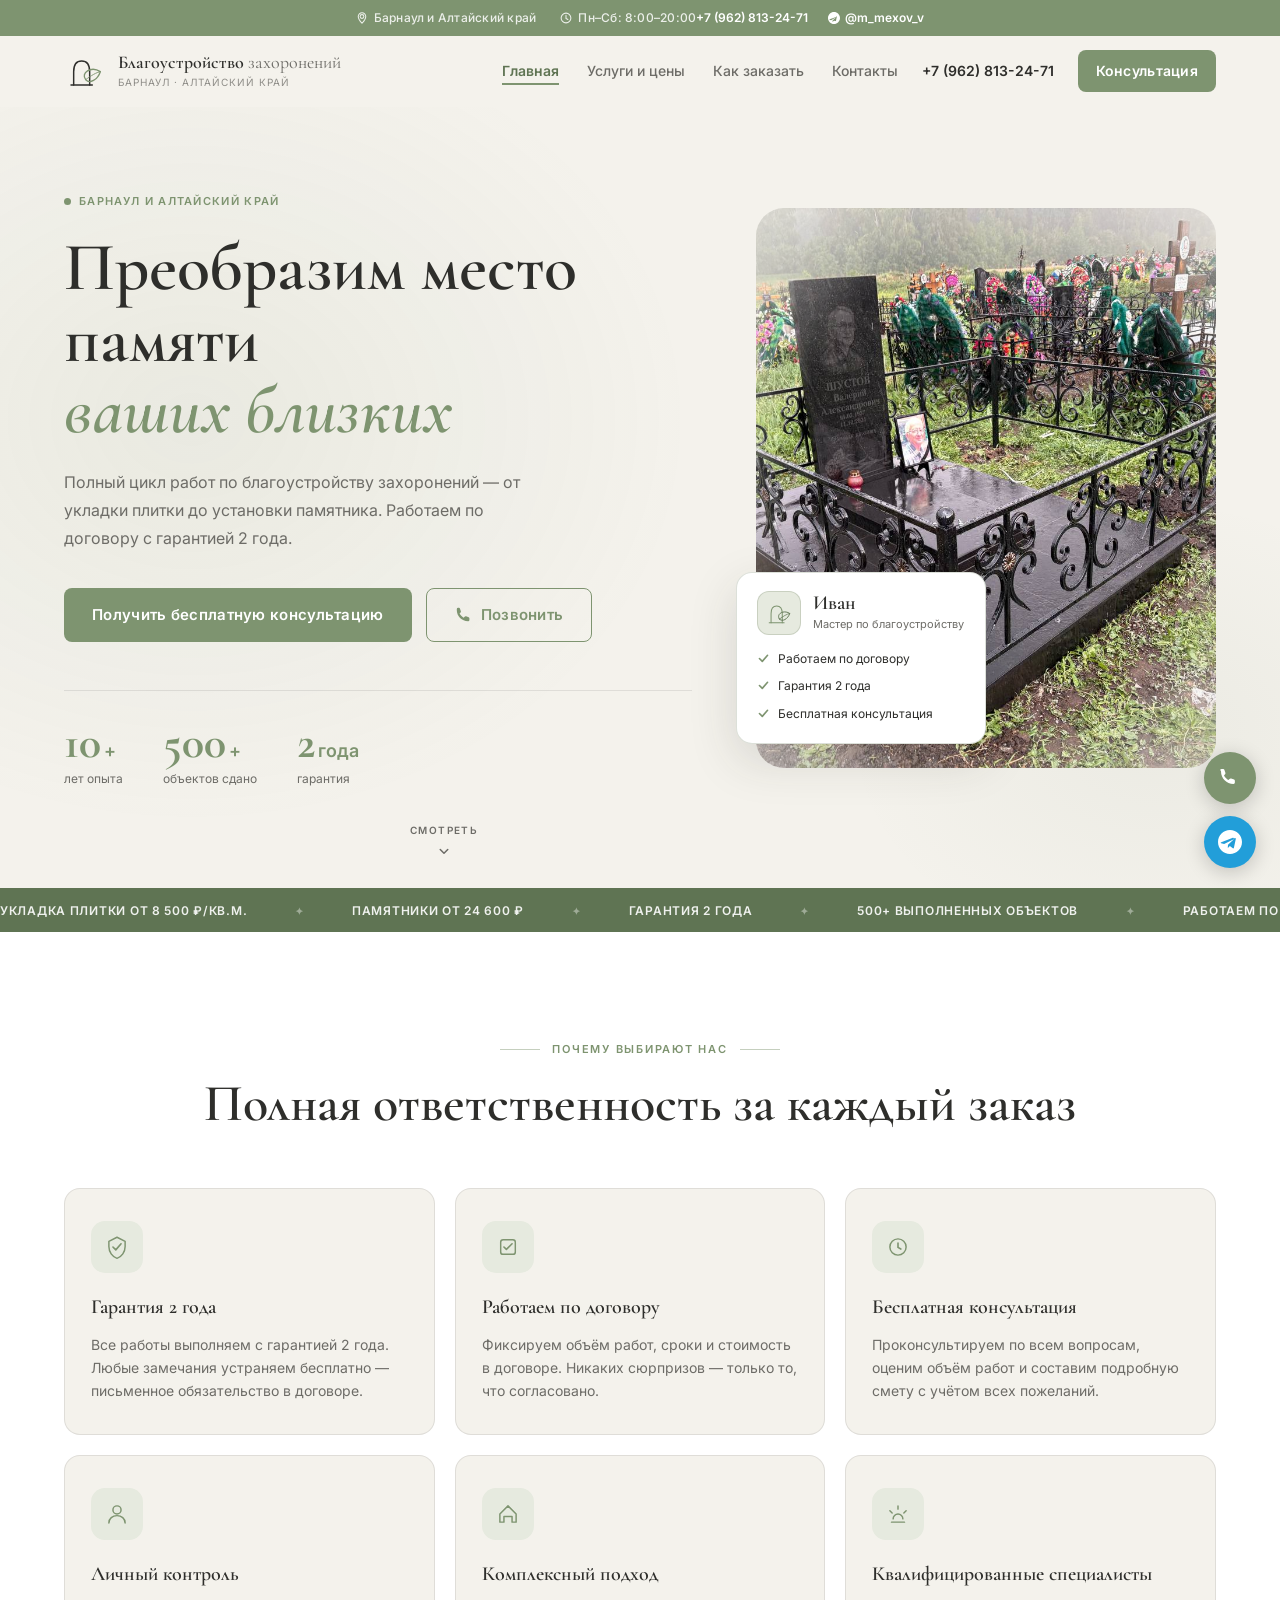
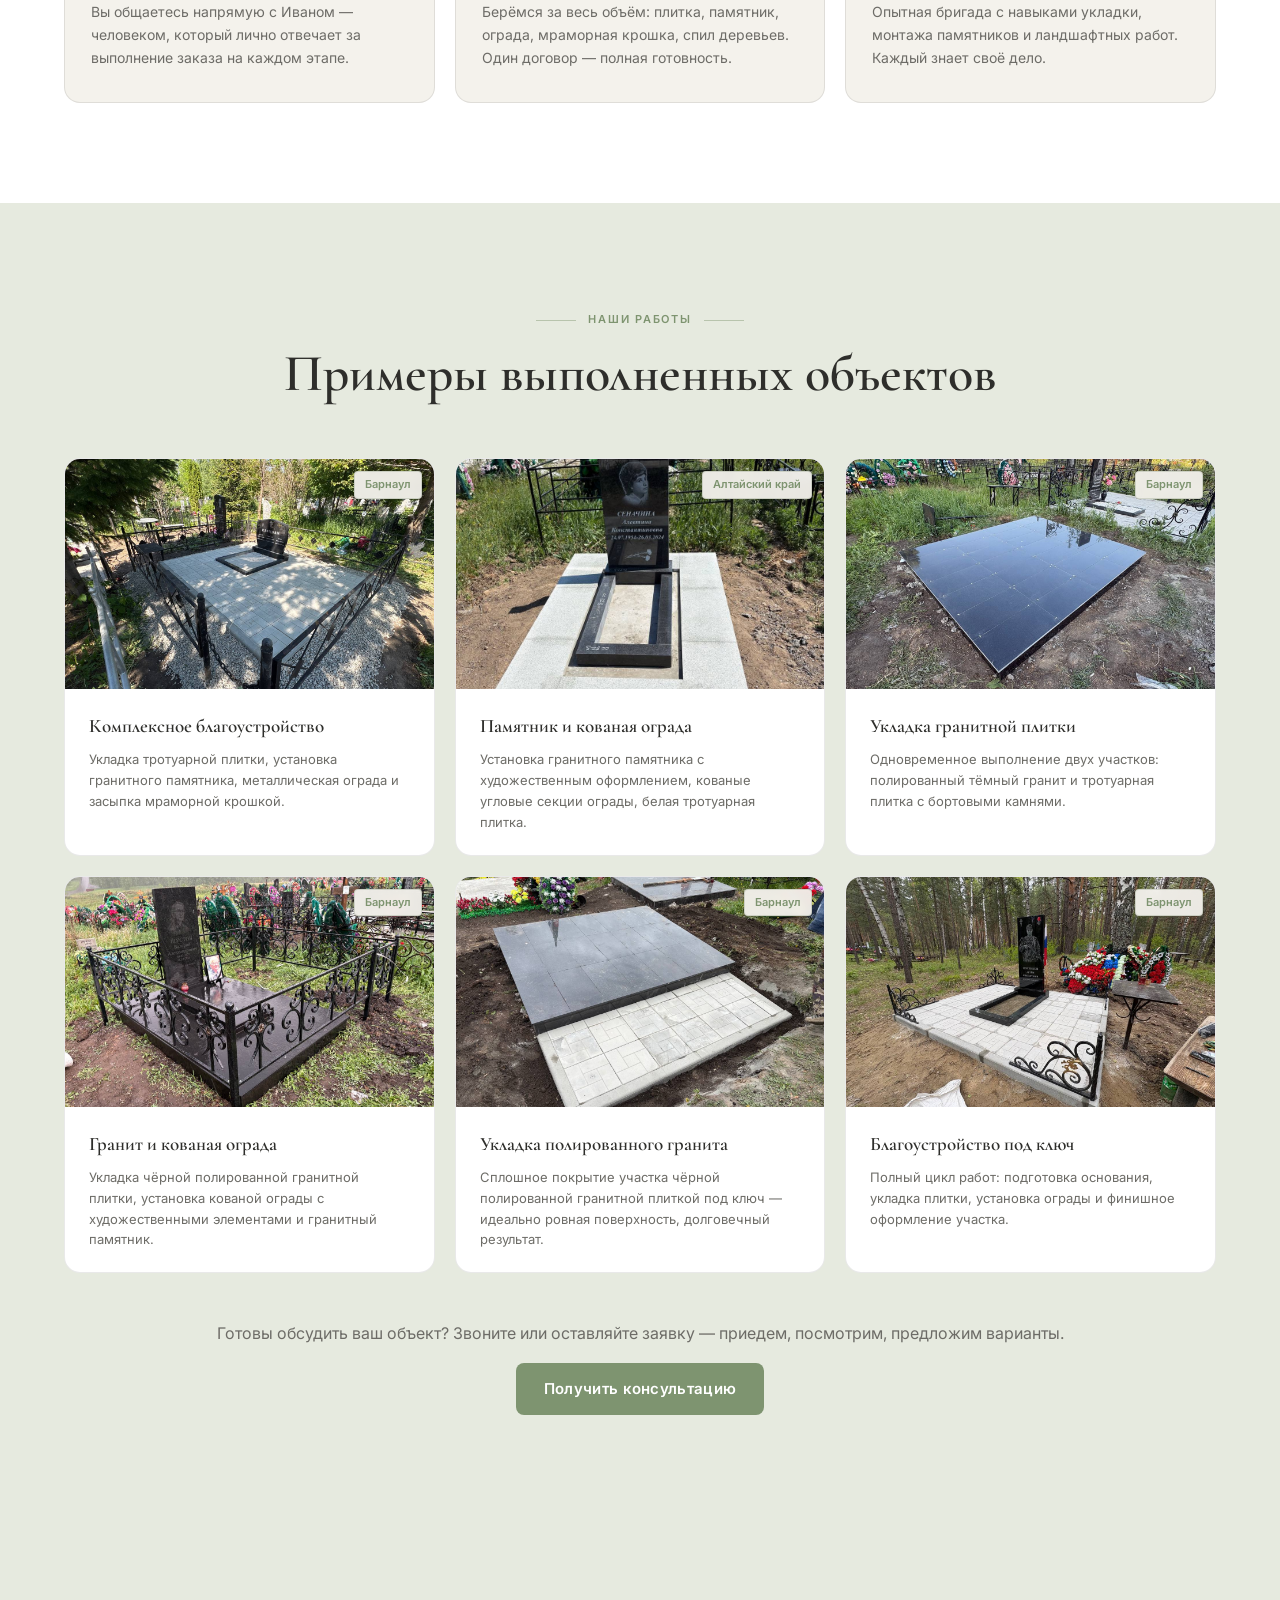
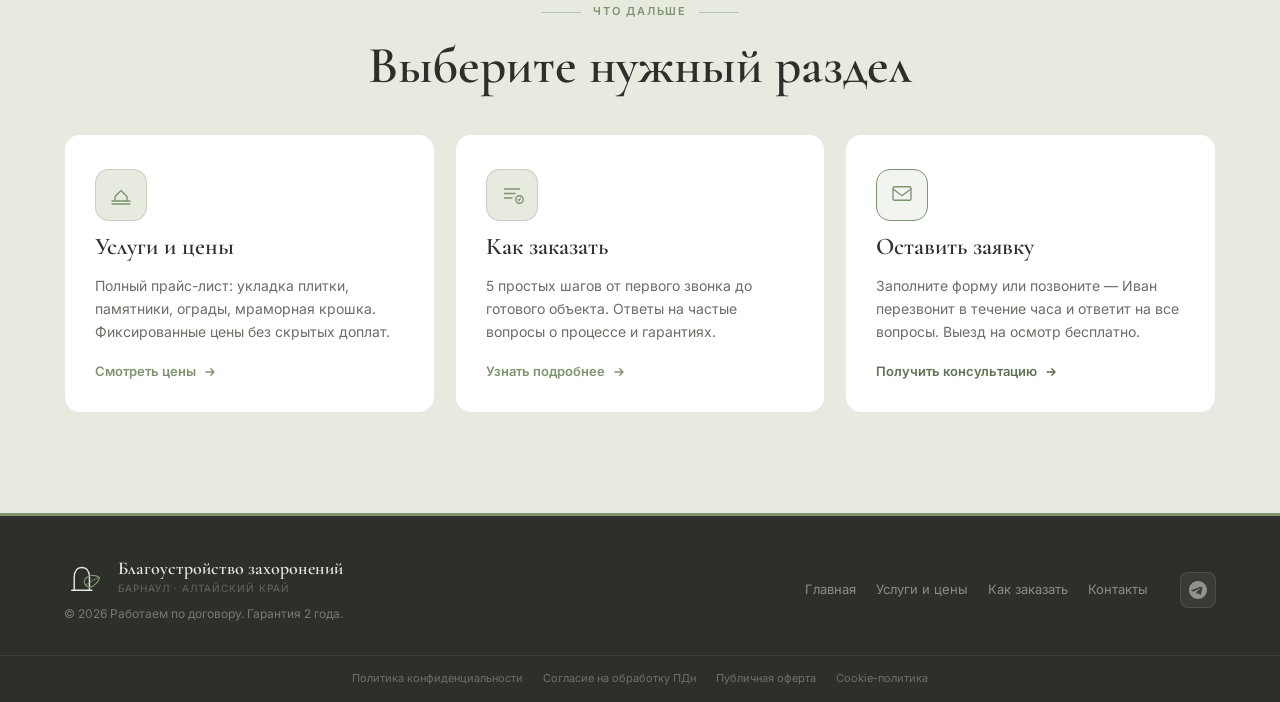
<file: index.html>
<!DOCTYPE html>
<html lang="ru">
<head>
  <meta charset="UTF-8">
  <meta name="viewport" content="width=device-width, initial-scale=1.0">
  <title>Благоустройство захоронений в Барнауле | Иван — гарантия 2 года</title>
  <meta name="description" content="Благоустройство мест захоронений в Барнауле и Алтайском крае. Укладка плитки от 8500 ₽/кв.м., памятники, ограды, мраморная крошка. Бесплатная консультация. Гарантия 2 года.">
  <link rel="preconnect" href="https://fonts.googleapis.com">
  <link rel="preconnect" href="https://fonts.gstatic.com" crossorigin>
  <link href="https://fonts.googleapis.com/css2?family=Cormorant+Garamond:ital,wght@0,400;0,500;0,600;0,700;1,400;1,600&family=Inter:wght@400;500;600;700&display=swap" rel="stylesheet">
  <link rel="stylesheet" href="styles.css">
</head>
<body>

<!-- ===== TOPBAR ===== -->
<div class="topbar">
  <div class="container topbar__inner">
    <div class="topbar__meta">
      <span class="topbar__item">
        <svg viewBox="0 0 16 16" fill="none" width="12" height="12"><path d="M8 8.5a2.5 2.5 0 100-5 2.5 2.5 0 000 5z" stroke="currentColor" stroke-width="1.4"/><path d="M8 1C5.24 1 3 3.24 3 6c0 3.75 5 9 5 9s5-5.25 5-9c0-2.76-2.24-5-5-5z" stroke="currentColor" stroke-width="1.4"/></svg>
        Барнаул и Алтайский край
      </span>
      <span class="topbar__item">
        <svg viewBox="0 0 16 16" fill="none" width="12" height="12"><circle cx="8" cy="8" r="6.5" stroke="currentColor" stroke-width="1.4"/><path d="M8 4.5v4l2.5 1.5" stroke="currentColor" stroke-width="1.4" stroke-linecap="round"/></svg>
        Пн–Сб: 8:00–20:00
      </span>
    </div>
    <div class="topbar__contacts">
      <a href="tel:+79628132471" class="topbar__link">+7 (962) 813-24-71</a>
      <a href="https://t.me/m_mexov_v" class="topbar__link" target="_blank" rel="noopener">
        <svg viewBox="0 0 16 16" fill="currentColor" width="12" height="12"><path d="M8 0C3.58 0 0 3.58 0 8s3.58 8 8 8 8-3.58 8-8-3.58-8-8-8zm3.96 5.46l-1.35 6.35c-.1.44-.36.55-.72.34l-2-.47-1.47 1.41c-.1.1-.2.2-.41.2l.14-2.06 3.76-3.39c.16-.14-.03-.22-.25-.08L4.07 11.08l-1.97-.62c-.43-.13-.44-.43.09-.64l7.73-2.98c.36-.13.68.09.04.62z"/></svg>
        @m_mexov_v
      </a>
    </div>
  </div>
</div>

<!-- ===== HEADER ===== -->
<header class="header" id="header">
  <div class="container header__inner">
    <a href="index.html" class="logo">
      <div class="logo__mark">
        <svg viewBox="0 0 60 50" fill="none" width="40" height="34">
          <path d="M13 46L13 26Q13 10 25 10Q37 10 37 26L37 46" stroke="#2E2E2B" stroke-width="2.2" stroke-linecap="round" stroke-linejoin="round"/>
          <path d="M9 46L41 46" stroke="#2E2E2B" stroke-width="2.2" stroke-linecap="round"/>
          <path d="M31 38C23 28 39 17 53 26C49 38 37 45 31 38Z" stroke="#7E9470" stroke-width="2" stroke-linecap="round" stroke-linejoin="round"/>
          <path d="M31 38C39 32 47 27 53 26" stroke="#7E9470" stroke-width="1.4" stroke-linecap="round"/>
        </svg>
      </div>
      <div class="logo__texts">
        <span class="logo__text">Благоустройство<span class="logo__suffix"> захоронений</span></span>
        <span class="logo__sub">Барнаул · Алтайский край</span>
      </div>
    </a>
    <nav class="nav" id="nav">
      <a href="index.html">Главная</a>
      <a href="uslugi.html">Услуги и цены</a>
      <a href="kak-zakazat.html">Как заказать</a>
      <a href="contacts.html">Контакты</a>
    </nav>
    <a href="tel:+79628132471" class="header__phone">+7 (962) 813-24-71</a>
    <a href="contacts.html" class="btn btn--accent btn--sm"><span>Консультация</span></a>
    <button class="burger" id="burger" aria-label="Меню">
      <span></span><span></span><span></span>
    </button>
  </div>
</header>

<!-- ===== HERO ===== -->
<section class="hero" id="hero">
  <div class="hero__bg-grad" aria-hidden="true"></div>
  <div class="container hero__inner">
    <div class="hero__content">
      <div class="hero__badge">Барнаул и Алтайский край</div>
      <h1 class="hero__title">Преобразим место памяти<br><em>ваших близких</em></h1>
      <p class="hero__sub">Полный цикл работ по благоустройству захоронений — от укладки плитки до установки памятника. Работаем по договору с гарантией 2 года.</p>
      <div class="hero__cta">
        <a href="contacts.html" class="btn btn--accent btn--pulse">Получить бесплатную консультацию</a>
        <a href="tel:+79628132471" class="btn btn--ghost">
          <svg viewBox="0 0 20 20" fill="none" width="18" height="18"><path d="M2 3.5A1.5 1.5 0 013.5 2h.878c.486 0 .916.308 1.079.768l1.046 2.98a1.5 1.5 0 01-.342 1.574L5.07 8.43C6.2 10.42 7.58 11.8 9.57 12.93l1.108-1.09a1.5 1.5 0 011.574-.343l2.98 1.046c.46.162.768.593.768 1.079V15.5A1.5 1.5 0 0114.5 17C7.596 17 2 11.404 2 4.5V3.5z" fill="currentColor"/></svg>
          Позвонить
        </a>
      </div>
      <div class="hero__stats">
        <div class="hero__stat">
          <div class="hero__num-row"><span class="hero__num" data-target="10">0</span><span class="hero__unit">+</span></div>
          <span class="hero__label">лет опыта</span>
        </div>
        <div class="hero__stat">
          <div class="hero__num-row"><span class="hero__num" data-target="500">0</span><span class="hero__unit">+</span></div>
          <span class="hero__label">объектов сдано</span>
        </div>
        <div class="hero__stat">
          <div class="hero__num-row"><span class="hero__num" data-target="2">0</span><span class="hero__unit"> года</span></div>
          <span class="hero__label">гарантия</span>
        </div>
      </div>
    </div>
    <div class="hero__visual">
      <div class="hero__img-frame">
        <img src="work4.jpg" alt="Пример выполненной работы — гранитная плитка и кованая ограда" loading="eager">
      </div>
      <div class="hero__trust-badge">
        <div class="hero__trust-top">
          <div class="hero__trust-icon">
            <svg viewBox="0 0 60 50" fill="none" width="28" height="24">
              <path d="M13 46L13 26Q13 10 25 10Q37 10 37 26L37 46" stroke="#7E9470" stroke-width="2.2" stroke-linecap="round" stroke-linejoin="round"/>
              <path d="M9 46L41 46" stroke="#7E9470" stroke-width="2.2" stroke-linecap="round"/>
              <path d="M31 38C23 28 39 17 53 26C49 38 37 45 31 38Z" stroke="#5F7453" stroke-width="2" stroke-linecap="round" stroke-linejoin="round"/>
              <path d="M31 38C39 32 47 27 53 26" stroke="#5F7453" stroke-width="1.5" stroke-linecap="round"/>
            </svg>
          </div>
          <div>
            <div class="hero__trust-name">Иван</div>
            <div class="hero__trust-sub">Мастер по благоустройству</div>
          </div>
        </div>
        <div class="hero__trust-items">
          <div class="hero__trust-item">
            <svg viewBox="0 0 16 16" fill="none" width="13" height="13"><path d="M3 8l3.5 3.5L13 4" stroke="#7E9470" stroke-width="2" stroke-linecap="round" stroke-linejoin="round"/></svg>
            Работаем по договору
          </div>
          <div class="hero__trust-item">
            <svg viewBox="0 0 16 16" fill="none" width="13" height="13"><path d="M3 8l3.5 3.5L13 4" stroke="#7E9470" stroke-width="2" stroke-linecap="round" stroke-linejoin="round"/></svg>
            Гарантия 2 года
          </div>
          <div class="hero__trust-item">
            <svg viewBox="0 0 16 16" fill="none" width="13" height="13"><path d="M3 8l3.5 3.5L13 4" stroke="#7E9470" stroke-width="2" stroke-linecap="round" stroke-linejoin="round"/></svg>
            Бесплатная консультация
          </div>
        </div>
      </div>
    </div>
  </div>
  <a href="#about" class="hero__scroll-hint" aria-label="Прокрутить вниз">
    <span>Смотреть</span>
    <svg viewBox="0 0 24 24" fill="none" width="18" height="18"><path d="M7 10l5 5 5-5" stroke="currentColor" stroke-width="2" stroke-linecap="round" stroke-linejoin="round"/></svg>
  </a>
</section>

<!-- ===== TICKER ===== -->
<div class="ticker-strip" aria-hidden="true">
  <div class="ticker__track">
    <span>Укладка плитки от 8 500 ₽/кв.м.</span>
    <span class="ticker__sep">✦</span>
    <span>Памятники от 24 600 ₽</span>
    <span class="ticker__sep">✦</span>
    <span>Гарантия 2 года</span>
    <span class="ticker__sep">✦</span>
    <span>500+ выполненных объектов</span>
    <span class="ticker__sep">✦</span>
    <span>Работаем по договору</span>
    <span class="ticker__sep">✦</span>
    <span>Барнаул и Алтайский край</span>
    <span class="ticker__sep">✦</span>
    <span>Мраморная крошка от 650 ₽/пог.м.</span>
    <span class="ticker__sep">✦</span>
    <span>Бесплатная консультация</span>
    <span class="ticker__sep">✦</span>
    <span>Укладка плитки от 8 500 ₽/кв.м.</span>
    <span class="ticker__sep">✦</span>
    <span>Памятники от 24 600 ₽</span>
    <span class="ticker__sep">✦</span>
    <span>Гарантия 2 года</span>
    <span class="ticker__sep">✦</span>
    <span>500+ выполненных объектов</span>
    <span class="ticker__sep">✦</span>
    <span>Работаем по договору</span>
    <span class="ticker__sep">✦</span>
    <span>Барнаул и Алтайский край</span>
    <span class="ticker__sep">✦</span>
    <span>Мраморная крошка от 650 ₽/пог.м.</span>
    <span class="ticker__sep">✦</span>
    <span>Бесплатная консультация</span>
    <span class="ticker__sep">✦</span>
  </div>
</div>

<!-- ===== ПРЕИМУЩЕСТВА ===== -->
<section class="advantages" id="about">
  <div class="container">
    <div class="section-head reveal">
      <div class="section-label">Почему выбирают нас</div>
      <h2 class="section-title">Полная ответственность за каждый заказ</h2>
    </div>
    <div class="advantages__grid">
      <div class="adv">
        <div class="adv__icon">
          <svg viewBox="0 0 32 32" fill="none" width="26" height="26"><path d="M16 4L6 9v6.5c0 6.5 4.2 12.6 10 14.5 5.8-1.9 10-8 10-14.5V9L16 4z" stroke="#7E9470" stroke-width="1.8" stroke-linejoin="round"/><path d="M11 16l3.5 3.5L21 12" stroke="#7E9470" stroke-width="2" stroke-linecap="round" stroke-linejoin="round"/></svg>
        </div>
        <h3 class="adv__title">Гарантия 2 года</h3>
        <p class="adv__text">Все работы выполняем с гарантией 2 года. Любые замечания устраняем бесплатно — письменное обязательство в договоре.</p>
      </div>
      <div class="adv">
        <div class="adv__icon">
          <svg viewBox="0 0 32 32" fill="none" width="26" height="26"><rect x="7" y="7" width="18" height="18" rx="3" stroke="#7E9470" stroke-width="1.8"/><path d="M11 16l3 3 7-7" stroke="#7E9470" stroke-width="2" stroke-linecap="round" stroke-linejoin="round"/></svg>
        </div>
        <h3 class="adv__title">Работаем по договору</h3>
        <p class="adv__text">Фиксируем объём работ, сроки и стоимость в договоре. Никаких сюрпризов — только то, что согласовано.</p>
      </div>
      <div class="adv">
        <div class="adv__icon">
          <svg viewBox="0 0 32 32" fill="none" width="26" height="26"><circle cx="16" cy="16" r="10" stroke="#7E9470" stroke-width="1.8"/><path d="M16 11v5.5l3.5 2" stroke="#7E9470" stroke-width="2" stroke-linecap="round" stroke-linejoin="round"/></svg>
        </div>
        <h3 class="adv__title">Бесплатная консультация</h3>
        <p class="adv__text">Проконсультируем по всем вопросам, оценим объём работ и составим подробную смету с учётом всех пожеланий.</p>
      </div>
      <div class="adv">
        <div class="adv__icon">
          <svg viewBox="0 0 32 32" fill="none" width="26" height="26"><circle cx="16" cy="11" r="5" stroke="#7E9470" stroke-width="1.8"/><path d="M6 27c0-5.5 4.5-9 10-9s10 3.5 10 9" stroke="#7E9470" stroke-width="1.8" stroke-linecap="round"/></svg>
        </div>
        <h3 class="adv__title">Личный контроль</h3>
        <p class="adv__text">Вы общаетесь напрямую с Иваном — человеком, который лично отвечает за выполнение заказа на каждом этапе.</p>
      </div>
      <div class="adv">
        <div class="adv__icon">
          <svg viewBox="0 0 32 32" fill="none" width="26" height="26"><path d="M6 26V16l10-10 10 10v10H21v-7h-10v7H6z" stroke="#7E9470" stroke-width="1.8" stroke-linejoin="round"/></svg>
        </div>
        <h3 class="adv__title">Комплексный подход</h3>
        <p class="adv__text">Берёмся за весь объём: плитка, памятник, ограда, мраморная крошка, спил деревьев. Один договор — полная готовность.</p>
      </div>
      <div class="adv">
        <div class="adv__icon">
          <svg viewBox="0 0 32 32" fill="none" width="26" height="26"><path d="M10 22c0-3.3 2.7-6 6-6s6 2.7 6 6" stroke="#7E9470" stroke-width="1.8" stroke-linecap="round"/><path d="M16 6v4M6 12l2.8 2.8M26 12l-2.8 2.8" stroke="#7E9470" stroke-width="1.8" stroke-linecap="round"/><path d="M8 26h16" stroke="#7E9470" stroke-width="1.8" stroke-linecap="round"/></svg>
        </div>
        <h3 class="adv__title">Квалифицированные специалисты</h3>
        <p class="adv__text">Опытная бригада с навыками укладки, монтажа памятников и ландшафтных работ. Каждый знает своё дело.</p>
      </div>
    </div>
  </div>
</section>

<!-- ===== ПРИМЕРЫ РАБОТ ===== -->
<section class="works" id="works">
  <div class="container">
    <div class="section-head reveal">
      <div class="section-label">Наши работы</div>
      <h2 class="section-title">Примеры выполненных объектов</h2>
    </div>
    <div class="works__grid">
      <div class="work-card">
        <div class="work-card__img">
          <img src="work1.jpg" alt="Комплексное благоустройство — белая плитка, памятник, мраморная крошка" loading="lazy">
          <span class="work-card__tag">Барнаул</span>
          <div class="work-card__overlay">Комплексное благоустройство</div>
        </div>
        <div class="work-card__body">
          <div class="work-card__title">Комплексное благоустройство</div>
          <p class="work-card__text">Укладка тротуарной плитки, установка гранитного памятника, металлическая ограда и засыпка мраморной крошкой.</p>
        </div>
      </div>
      <div class="work-card">
        <div class="work-card__img">
          <img src="work2.jpg" alt="Установка памятника с кованой оградой" loading="lazy">
          <span class="work-card__tag">Алтайский край</span>
          <div class="work-card__overlay">Памятник и кованая ограда</div>
        </div>
        <div class="work-card__body">
          <div class="work-card__title">Памятник и кованая ограда</div>
          <p class="work-card__text">Установка гранитного памятника с художественным оформлением, кованые угловые секции ограды, белая тротуарная плитка.</p>
        </div>
      </div>
      <div class="work-card">
        <div class="work-card__img">
          <img src="work3.jpg" alt="Гранитная и тротуарная плитка — два участка" loading="lazy">
          <span class="work-card__tag">Барнаул</span>
          <div class="work-card__overlay">Укладка гранитной плитки</div>
        </div>
        <div class="work-card__body">
          <div class="work-card__title">Укладка гранитной плитки</div>
          <p class="work-card__text">Одновременное выполнение двух участков: полированный тёмный гранит и тротуарная плитка с бортовыми камнями.</p>
        </div>
      </div>
      <div class="work-card">
        <div class="work-card__img">
          <img src="work4.jpg" alt="Чёрная гранитная плитка с кованой оградой" loading="lazy">
          <span class="work-card__tag">Барнаул</span>
          <div class="work-card__overlay">Гранит и кованая ограда</div>
        </div>
        <div class="work-card__body">
          <div class="work-card__title">Гранит и кованая ограда</div>
          <p class="work-card__text">Укладка чёрной полированной гранитной плитки, установка кованой ограды с художественными элементами и гранитный памятник.</p>
        </div>
      </div>
      <div class="work-card">
        <div class="work-card__img">
          <img src="work5.jpg" alt="Укладка полированной гранитной плитки" loading="lazy">
          <span class="work-card__tag">Барнаул</span>
          <div class="work-card__overlay">Укладка полированного гранита</div>
        </div>
        <div class="work-card__body">
          <div class="work-card__title">Укладка полированного гранита</div>
          <p class="work-card__text">Сплошное покрытие участка чёрной полированной гранитной плиткой под ключ — идеально ровная поверхность, долговечный результат.</p>
        </div>
      </div>
      <div class="work-card">
        <div class="work-card__img">
          <img src="work6.jpg" alt="Пример выполненной работы" loading="lazy">
          <span class="work-card__tag">Барнаул</span>
          <div class="work-card__overlay">Благоустройство под ключ</div>
        </div>
        <div class="work-card__body">
          <div class="work-card__title">Благоустройство под ключ</div>
          <p class="work-card__text">Полный цикл работ: подготовка основания, укладка плитки, установка ограды и финишное оформление участка.</p>
        </div>
      </div>
    </div>
    <div class="works__cta reveal">
      <p>Готовы обсудить ваш объект? Звоните или оставляйте заявку — приедем, посмотрим, предложим варианты.</p>
      <a href="contacts.html" class="btn btn--accent">Получить консультацию</a>
    </div>
  </div>
</section>

<!-- ===== НАВИГАЦИЯ ПО РАЗДЕЛАМ ===== -->
<section class="page-nav-strip">
  <div class="container">
    <div class="section-head reveal" style="margin-bottom:40px">
      <div class="section-label">Что дальше</div>
      <h2 class="section-title">Выберите нужный раздел</h2>
    </div>
    <div class="pns__grid">
      <a href="uslugi.html" class="pns__card reveal">
        <div class="pns__icon">
          <svg viewBox="0 0 32 32" fill="none" width="24" height="24"><path d="M4 28h24M4 24h24M8 24v-6l8-8 8 8v6" stroke="#7E9470" stroke-width="1.8" stroke-linecap="round" stroke-linejoin="round"/></svg>
        </div>
        <div class="pns__title">Услуги и цены</div>
        <div class="pns__desc">Полный прайс-лист: укладка плитки, памятники, ограды, мраморная крошка. Фиксированные цены без скрытых доплат.</div>
        <div class="pns__arrow">
          Смотреть цены
          <svg viewBox="0 0 20 20" fill="none" width="16" height="16"><path d="M5 10h10M11 6l4 4-4 4" stroke="currentColor" stroke-width="1.8" stroke-linecap="round" stroke-linejoin="round"/></svg>
        </div>
      </a>
      <a href="kak-zakazat.html" class="pns__card reveal">
        <div class="pns__icon">
          <svg viewBox="0 0 32 32" fill="none" width="24" height="24"><path d="M6 8h20M6 14h14M6 20h10" stroke="#7E9470" stroke-width="1.8" stroke-linecap="round"/><circle cx="26" cy="22" r="5" stroke="#7E9470" stroke-width="1.8"/><path d="M24 22l1.5 1.5L27.5 20" stroke="#7E9470" stroke-width="1.5" stroke-linecap="round" stroke-linejoin="round"/></svg>
        </div>
        <div class="pns__title">Как заказать</div>
        <div class="pns__desc">5 простых шагов от первого звонка до готового объекта. Ответы на частые вопросы о процессе и гарантиях.</div>
        <div class="pns__arrow">
          Узнать подробнее
          <svg viewBox="0 0 20 20" fill="none" width="16" height="16"><path d="M5 10h10M11 6l4 4-4 4" stroke="currentColor" stroke-width="1.8" stroke-linecap="round" stroke-linejoin="round"/></svg>
        </div>
      </a>
      <a href="contacts.html" class="pns__card pns__card--accent reveal">
        <div class="pns__icon pns__icon--accent">
          <svg viewBox="0 0 32 32" fill="none" width="24" height="24"><path d="M4 7a2 2 0 012-2h20a2 2 0 012 2v14a2 2 0 01-2 2H6a2 2 0 01-2-2V7z" stroke="currentColor" stroke-width="1.8"/><path d="M4 8l12 9 12-9" stroke="currentColor" stroke-width="1.8" stroke-linecap="round"/></svg>
        </div>
        <div class="pns__title">Оставить заявку</div>
        <div class="pns__desc">Заполните форму или позвоните — Иван перезвонит в течение часа и ответит на все вопросы. Выезд на осмотр бесплатно.</div>
        <div class="pns__arrow">
          Получить консультацию
          <svg viewBox="0 0 20 20" fill="none" width="16" height="16"><path d="M5 10h10M11 6l4 4-4 4" stroke="currentColor" stroke-width="1.8" stroke-linecap="round" stroke-linejoin="round"/></svg>
        </div>
      </a>
    </div>
  </div>
</section>

<!-- ===== FOOTER ===== -->
<footer class="footer">
  <div class="container footer__inner">
    <div class="footer__left">
      <a href="index.html" class="logo">
        <div class="logo__mark">
          <svg viewBox="0 0 60 50" fill="none" width="38" height="32">
            <path d="M13 46L13 26Q13 10 25 10Q37 10 37 26L37 46" stroke="#E6EADF" stroke-width="2.2" stroke-linecap="round" stroke-linejoin="round"/>
            <path d="M9 46L41 46" stroke="#E6EADF" stroke-width="2.2" stroke-linecap="round"/>
            <path d="M31 38C23 28 39 17 53 26C49 38 37 45 31 38Z" stroke="#7E9470" stroke-width="2" stroke-linecap="round" stroke-linejoin="round"/>
            <path d="M31 38C39 32 47 27 53 26" stroke="#7E9470" stroke-width="1.4" stroke-linecap="round"/>
          </svg>
        </div>
        <div class="logo__texts">
          <span class="logo__text">Благоустройство захоронений</span>
          <span class="logo__sub">Барнаул · Алтайский край</span>
        </div>
      </a>
      <p class="footer__copy">© <span id="year"></span> Работаем по договору. Гарантия 2 года.</p>
    </div>
    <div class="footer__links">
      <a href="index.html">Главная</a>
      <a href="uslugi.html">Услуги и цены</a>
      <a href="kak-zakazat.html">Как заказать</a>
      <a href="contacts.html">Контакты</a>
    </div>
    <div class="footer__social">
      <a href="https://t.me/m_mexov_v" class="social-btn" title="Telegram" target="_blank" rel="noopener">
        <svg viewBox="0 0 24 24" fill="currentColor" width="18" height="18"><path d="M12 0C5.37 0 0 5.37 0 12s5.37 12 12 12 12-5.37 12-12S18.63 0 12 0zm5.94 8.19l-2.02 9.53c-.15.67-.54.83-1.08.52l-3-2.21-1.45 1.4c-.16.16-.3.3-.61.3l.22-3.08 5.62-5.08c.24-.22-.05-.34-.37-.12L6.11 14.12l-2.96-.93c-.64-.2-.65-.64.14-.95l11.57-4.46c.54-.2 1.01.13.84.95l.24-.54z"/></svg>
      </a>
    </div>
  </div>
  <div class="footer__legal">
    <div class="container">
      <a href="privacy-policy.html">Политика конфиденциальности</a>
      <a href="privacy-consent.html">Согласие на обработку ПДн</a>
      <a href="public-offer.html">Публичная оферта</a>
      <a href="cookie-policy.html">Cookie-политика</a>
    </div>
  </div>
</footer>

<a href="tel:+79628132471" class="fab fab--call" title="Позвонить">
  <svg viewBox="0 0 24 24" fill="white" width="24" height="24"><path d="M2 4.5A1.5 1.5 0 013.5 3h1.757c.487 0 .917.308 1.08.768l1.045 2.98a1.5 1.5 0 01-.341 1.574L6 9.43C7.13 11.42 8.57 12.87 10.43 14l1.108-1.09a1.5 1.5 0 011.574-.34l2.98 1.044c.46.162.768.593.768 1.08V16.5A1.5 1.5 0 0115.5 18C8.596 18 3 12.404 3 5.5V4.5z"/></svg>
</a>
<a href="https://t.me/m_mexov_v" class="fab fab--tg" title="Telegram" target="_blank" rel="noopener">
  <svg viewBox="0 0 24 24" fill="white" width="24" height="24"><path d="M12 0C5.37 0 0 5.37 0 12s5.37 12 12 12 12-5.37 12-12S18.63 0 12 0zm5.94 8.19l-2.02 9.53c-.15.67-.54.83-1.08.52l-3-2.21-1.45 1.4c-.16.16-.3.3-.61.3l.22-3.08 5.62-5.08c.24-.22-.05-.34-.37-.12L6.11 14.12l-2.96-.93c-.64-.2-.65-.64.14-.95l11.57-4.46c.54-.2 1.01.13.84.95l.24-.54z"/></svg>
</a>

<script src="script.js"></script>
</body>
</html>
</file>
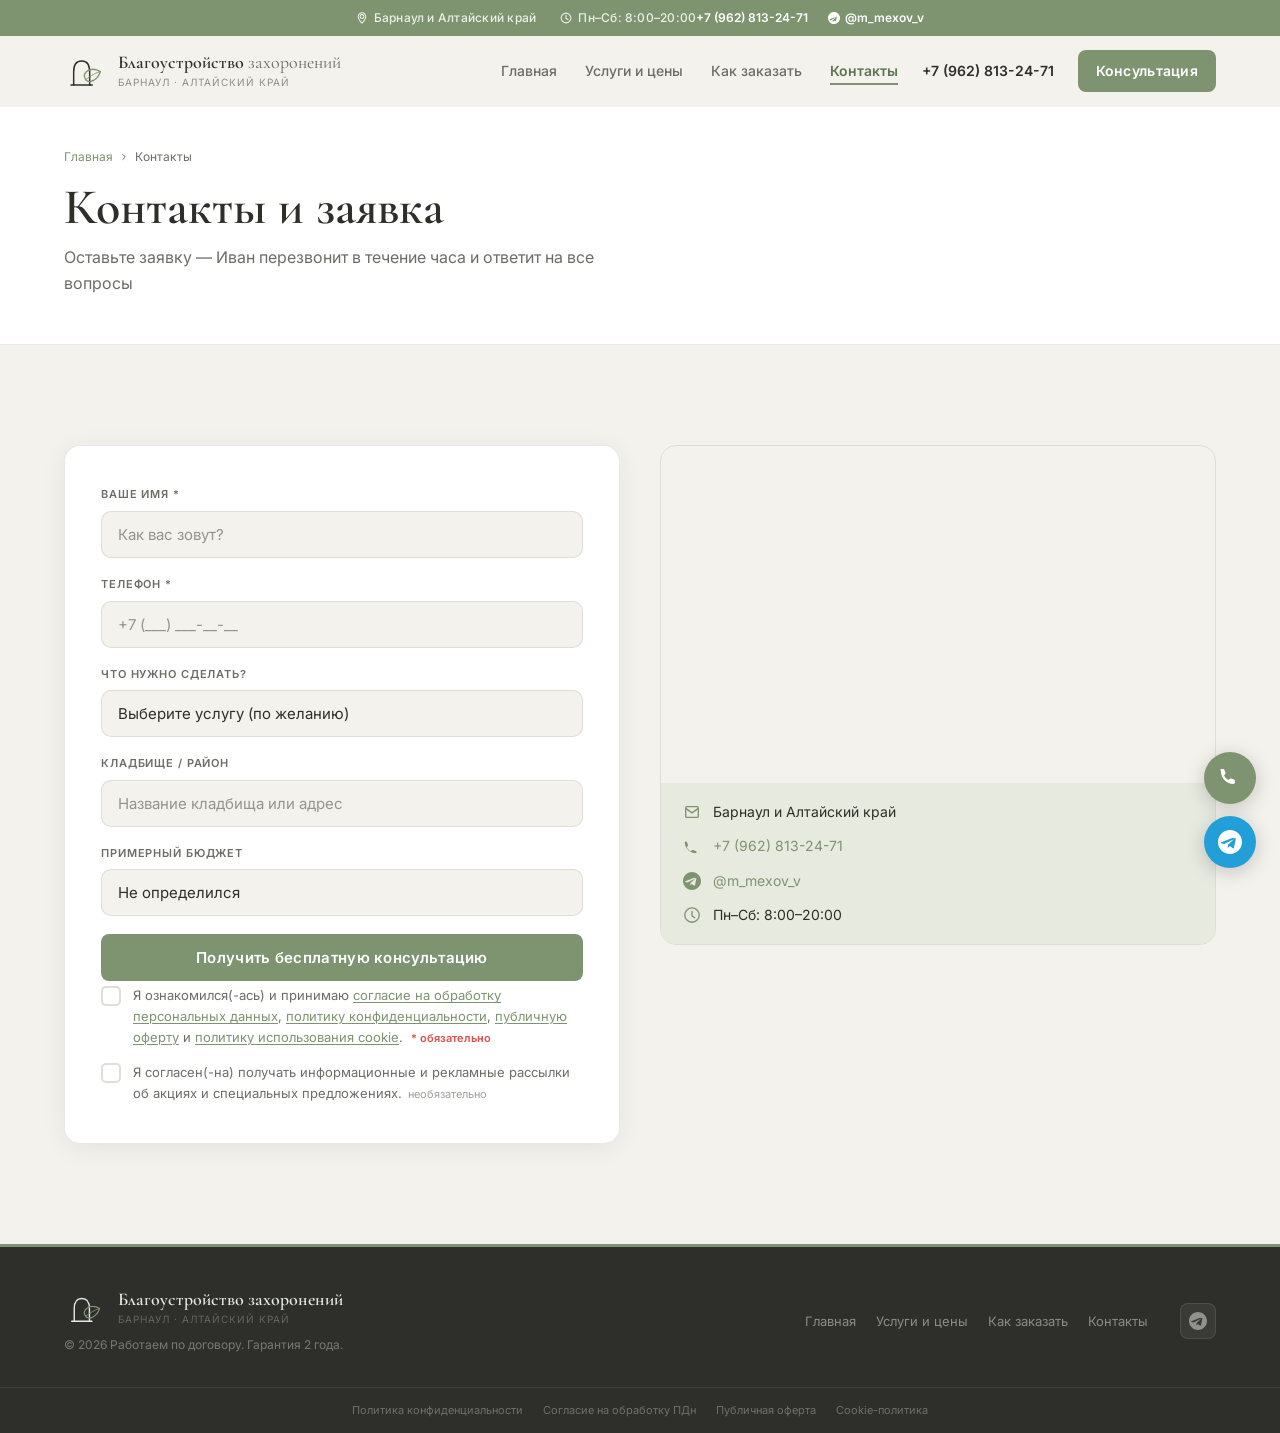
<file: contacts.html>
<!DOCTYPE html>
<html lang="ru">
<head>
  <meta charset="UTF-8">
  <meta name="viewport" content="width=device-width, initial-scale=1.0">
  <title>Контакты | Благоустройство захоронений — Барнаул</title>
  <meta name="description" content="Связаться с Иваном: +7 (962) 813-24-71, Telegram @m_mexov_v. Оставьте заявку — перезвоним в течение часа. Бесплатный выезд на осмотр по Барнаулу и Алтайскому краю.">
  <link rel="preconnect" href="https://fonts.googleapis.com">
  <link rel="preconnect" href="https://fonts.gstatic.com" crossorigin>
  <link href="https://fonts.googleapis.com/css2?family=Cormorant+Garamond:ital,wght@0,400;0,500;0,600;0,700;1,400;1,600&family=Inter:wght@400;500;600;700&display=swap" rel="stylesheet">
  <link rel="stylesheet" href="styles.css">
</head>
<body>

<!-- ===== TOPBAR ===== -->
<div class="topbar">
  <div class="container topbar__inner">
    <div class="topbar__meta">
      <span class="topbar__item">
        <svg viewBox="0 0 16 16" fill="none" width="12" height="12"><path d="M8 8.5a2.5 2.5 0 100-5 2.5 2.5 0 000 5z" stroke="currentColor" stroke-width="1.4"/><path d="M8 1C5.24 1 3 3.24 3 6c0 3.75 5 9 5 9s5-5.25 5-9c0-2.76-2.24-5-5-5z" stroke="currentColor" stroke-width="1.4"/></svg>
        Барнаул и Алтайский край
      </span>
      <span class="topbar__item">
        <svg viewBox="0 0 16 16" fill="none" width="12" height="12"><circle cx="8" cy="8" r="6.5" stroke="currentColor" stroke-width="1.4"/><path d="M8 4.5v4l2.5 1.5" stroke="currentColor" stroke-width="1.4" stroke-linecap="round"/></svg>
        Пн–Сб: 8:00–20:00
      </span>
    </div>
    <div class="topbar__contacts">
      <a href="tel:+79628132471" class="topbar__link">+7 (962) 813-24-71</a>
      <a href="https://t.me/m_mexov_v" class="topbar__link" target="_blank" rel="noopener">
        <svg viewBox="0 0 16 16" fill="currentColor" width="12" height="12"><path d="M8 0C3.58 0 0 3.58 0 8s3.58 8 8 8 8-3.58 8-8-3.58-8-8-8zm3.96 5.46l-1.35 6.35c-.1.44-.36.55-.72.34l-2-.47-1.47 1.41c-.1.1-.2.2-.41.2l.14-2.06 3.76-3.39c.16-.14-.03-.22-.25-.08L4.07 11.08l-1.97-.62c-.43-.13-.44-.43.09-.64l7.73-2.98c.36-.13.68.09.04.62z"/></svg>
        @m_mexov_v
      </a>
    </div>
  </div>
</div>

<!-- ===== HEADER ===== -->
<header class="header" id="header">
  <div class="container header__inner">
    <a href="index.html" class="logo">
      <div class="logo__mark">
        <svg viewBox="0 0 60 50" fill="none" width="40" height="34">
          <path d="M13 46L13 26Q13 10 25 10Q37 10 37 26L37 46" stroke="#2E2E2B" stroke-width="2.2" stroke-linecap="round" stroke-linejoin="round"/>
          <path d="M9 46L41 46" stroke="#2E2E2B" stroke-width="2.2" stroke-linecap="round"/>
          <path d="M31 38C23 28 39 17 53 26C49 38 37 45 31 38Z" stroke="#7E9470" stroke-width="2" stroke-linecap="round" stroke-linejoin="round"/>
          <path d="M31 38C39 32 47 27 53 26" stroke="#7E9470" stroke-width="1.4" stroke-linecap="round"/>
        </svg>
      </div>
      <div class="logo__texts">
        <span class="logo__text">Благоустройство<span class="logo__suffix"> захоронений</span></span>
        <span class="logo__sub">Барнаул · Алтайский край</span>
      </div>
    </a>
    <nav class="nav" id="nav">
      <a href="index.html">Главная</a>
      <a href="uslugi.html">Услуги и цены</a>
      <a href="kak-zakazat.html">Как заказать</a>
      <a href="contacts.html">Контакты</a>
    </nav>
    <a href="tel:+79628132471" class="header__phone">+7 (962) 813-24-71</a>
    <a href="contacts.html" class="btn btn--accent btn--sm"><span>Консультация</span></a>
    <button class="burger" id="burger" aria-label="Меню">
      <span></span><span></span><span></span>
    </button>
  </div>
</header>

<!-- ===== PAGE BANNER ===== -->
<div class="page-banner">
  <div class="container">
    <nav class="page-banner__breadcrumb" aria-label="Хлебные крошки">
      <a href="index.html">Главная</a>
      <svg viewBox="0 0 16 16" fill="none" width="10" height="10"><path d="M6 4l4 4-4 4" stroke="currentColor" stroke-width="1.6" stroke-linecap="round" stroke-linejoin="round"/></svg>
      <span>Контакты</span>
    </nav>
    <h1 class="page-banner__title">Контакты и заявка</h1>
    <p class="page-banner__sub">Оставьте заявку — Иван перезвонит в течение часа и ответит на все вопросы</p>
  </div>
</div>

<!-- ===== ФОРМА + КАРТА ===== -->
<section class="contact-section" id="contact">
  <div class="container">
    <div class="contact-row">
      <div class="form-wrap">
        <form id="leadForm" class="form" novalidate>
          <input type="text" name="_gotcha" style="display:none" tabindex="-1" autocomplete="off">
          <div class="form__group">
            <label class="form__label">Ваше имя *</label>
            <input class="form__input" type="text" name="name" placeholder="Как вас зовут?" required>
          </div>
          <div class="form__group">
            <label class="form__label">Телефон *</label>
            <input class="form__input" type="tel" name="phone" placeholder="+7 (___) ___-__-__" required>
          </div>
          <div class="form__group">
            <label class="form__label">Что нужно сделать?</label>
            <select class="form__input form__select" name="service">
              <option value="">Выберите услугу (по желанию)</option>
              <option>Укладка плитки</option>
              <option>Мраморная крошка / щебень</option>
              <option>Памятник под заказ</option>
              <option>Ограда, стол, лавочки</option>
              <option>Спил деревьев</option>
              <option>Комплексное благоустройство</option>
            </select>
          </div>
          <div class="form__group">
            <label class="form__label">Кладбище / район</label>
            <input class="form__input" type="text" name="address" placeholder="Название кладбища или адрес">
          </div>
          <div class="form__group">
            <label class="form__label">Примерный бюджет</label>
            <select class="form__input form__select" name="budget">
              <option value="">Не определился</option>
              <option>до 30 000 ₽</option>
              <option>30 000 – 70 000 ₽</option>
              <option>70 000 – 150 000 ₽</option>
              <option>от 150 000 ₽</option>
            </select>
          </div>
          <button type="submit" class="btn btn--accent btn--full">Получить бесплатную консультацию</button>

          <div class="form__checks">
            <label class="form__check form__check--required">
              <input type="checkbox" name="agree_pd" id="agree_pd">
              <span class="form__check-box"></span>
              <span class="form__check-text">Я ознакомился(-ась) и принимаю
                <a href="privacy-consent.html" target="_blank">согласие на обработку персональных данных</a>,
                <a href="privacy-policy.html" target="_blank">политику конфиденциальности</a>,
                <a href="public-offer.html" target="_blank">публичную оферту</a>
                и <a href="cookie-policy.html" target="_blank">политику использования cookie</a>.
                <span class="form__check-req">*&nbsp;обязательно</span>
              </span>
            </label>
            <label class="form__check">
              <input type="checkbox" name="agree_marketing" id="agree_marketing">
              <span class="form__check-box"></span>
              <span class="form__check-text">Я согласен(-на) получать информационные и рекламные рассылки об акциях и специальных предложениях. <span class="form__check-opt">необязательно</span></span>
            </label>
          </div>
        </form>
      </div>
      <div class="map-wrap">
        <iframe
          src="https://yandex.ru/map-widget/v1/?ll=83.7798,53.3479&z=12&pt=83.7798,53.3479,pm2rdm"
          width="100%" height="100%" style="border:0" allowfullscreen loading="lazy" title="Барнаул">
        </iframe>
        <div class="contact-cards">
          <div class="contact-card">
            <svg viewBox="0 0 20 20" fill="none" width="18" height="18"><path d="M3 5a1 1 0 011-1h12a1 1 0 011 1v10a1 1 0 01-1 1H4a1 1 0 01-1-1V5z" stroke="#7E9470" stroke-width="1.5"/><path d="M3 6l7 5 7-5" stroke="#7E9470" stroke-width="1.5"/></svg>
            <span>Барнаул и Алтайский край</span>
          </div>
          <div class="contact-card">
            <svg viewBox="0 0 20 20" fill="none" width="18" height="18"><path d="M2 5.5a.5.5 0 01.5-.5h.878c.486 0 .916.308 1.079.768l1.046 2.98a1.5 1.5 0 01-.342 1.574L4.07 11.43C5.2 13.42 6.58 14.8 8.57 15.93l1.108-1.09a1.5 1.5 0 011.574-.343l2.98 1.046c.46.162.768.593.768 1.079V17.5a.5.5 0 01-.5.5C7.596 18 2 12.404 2 5.5z" fill="#7E9470"/></svg>
            <a href="tel:+79628132471">+7 (962) 813-24-71</a>
          </div>
          <div class="contact-card">
            <svg viewBox="0 0 20 20" fill="#7E9470" width="18" height="18"><path d="M10 0C4.48 0 0 4.48 0 10s4.48 10 10 10 10-4.48 10-10S15.52 0 10 0zm4.95 6.82l-1.68 7.94c-.13.56-.45.7-.9.43l-2.5-1.84-1.2 1.16c-.13.13-.25.25-.51.25l.18-2.57 4.68-4.23c.2-.18-.04-.28-.31-.1L5.09 11.77l-2.47-.77c-.54-.17-.55-.54.11-.8l9.64-3.72c.45-.17.85.11.58.34z"/></svg>
            <a href="https://t.me/m_mexov_v" target="_blank" rel="noopener">@m_mexov_v</a>
          </div>
          <div class="contact-card">
            <svg viewBox="0 0 20 20" fill="none" width="18" height="18"><circle cx="10" cy="10" r="8" stroke="#7E9470" stroke-width="1.5"/><path d="M10 6v5l3 2" stroke="#7E9470" stroke-width="1.5" stroke-linecap="round"/></svg>
            <span>Пн–Сб: 8:00–20:00</span>
          </div>
        </div>
      </div>
    </div>
  </div>
</section>

<!-- ===== FOOTER ===== -->
<footer class="footer">
  <div class="container footer__inner">
    <div class="footer__left">
      <a href="index.html" class="logo">
        <div class="logo__mark">
          <svg viewBox="0 0 60 50" fill="none" width="38" height="32">
            <path d="M13 46L13 26Q13 10 25 10Q37 10 37 26L37 46" stroke="#E6EADF" stroke-width="2.2" stroke-linecap="round" stroke-linejoin="round"/>
            <path d="M9 46L41 46" stroke="#E6EADF" stroke-width="2.2" stroke-linecap="round"/>
            <path d="M31 38C23 28 39 17 53 26C49 38 37 45 31 38Z" stroke="#7E9470" stroke-width="2" stroke-linecap="round" stroke-linejoin="round"/>
            <path d="M31 38C39 32 47 27 53 26" stroke="#7E9470" stroke-width="1.4" stroke-linecap="round"/>
          </svg>
        </div>
        <div class="logo__texts">
          <span class="logo__text">Благоустройство захоронений</span>
          <span class="logo__sub">Барнаул · Алтайский край</span>
        </div>
      </a>
      <p class="footer__copy">© <span id="year"></span> Работаем по договору. Гарантия 2 года.</p>
    </div>
    <div class="footer__links">
      <a href="index.html">Главная</a>
      <a href="uslugi.html">Услуги и цены</a>
      <a href="kak-zakazat.html">Как заказать</a>
      <a href="contacts.html">Контакты</a>
    </div>
    <div class="footer__social">
      <a href="https://t.me/m_mexov_v" class="social-btn" title="Telegram" target="_blank" rel="noopener">
        <svg viewBox="0 0 24 24" fill="currentColor" width="18" height="18"><path d="M12 0C5.37 0 0 5.37 0 12s5.37 12 12 12 12-5.37 12-12S18.63 0 12 0zm5.94 8.19l-2.02 9.53c-.15.67-.54.83-1.08.52l-3-2.21-1.45 1.4c-.16.16-.3.3-.61.3l.22-3.08 5.62-5.08c.24-.22-.05-.34-.37-.12L6.11 14.12l-2.96-.93c-.64-.2-.65-.64.14-.95l11.57-4.46c.54-.2 1.01.13.84.95l.24-.54z"/></svg>
      </a>
    </div>
  </div>
  <div class="footer__legal">
    <div class="container">
      <a href="privacy-policy.html">Политика конфиденциальности</a>
      <a href="privacy-consent.html">Согласие на обработку ПДн</a>
      <a href="public-offer.html">Публичная оферта</a>
      <a href="cookie-policy.html">Cookie-политика</a>
    </div>
  </div>
</footer>

<a href="tel:+79628132471" class="fab fab--call" title="Позвонить">
  <svg viewBox="0 0 24 24" fill="white" width="24" height="24"><path d="M2 4.5A1.5 1.5 0 013.5 3h1.757c.487 0 .917.308 1.08.768l1.045 2.98a1.5 1.5 0 01-.341 1.574L6 9.43C7.13 11.42 8.57 12.87 10.43 14l1.108-1.09a1.5 1.5 0 011.574-.34l2.98 1.044c.46.162.768.593.768 1.08V16.5A1.5 1.5 0 0115.5 18C8.596 18 3 12.404 3 5.5V4.5z"/></svg>
</a>
<a href="https://t.me/m_mexov_v" class="fab fab--tg" title="Telegram" target="_blank" rel="noopener">
  <svg viewBox="0 0 24 24" fill="white" width="24" height="24"><path d="M12 0C5.37 0 0 5.37 0 12s5.37 12 12 12 12-5.37 12-12S18.63 0 12 0zm5.94 8.19l-2.02 9.53c-.15.67-.54.83-1.08.52l-3-2.21-1.45 1.4c-.16.16-.3.3-.61.3l.22-3.08 5.62-5.08c.24-.22-.05-.34-.37-.12L6.11 14.12l-2.96-.93c-.64-.2-.65-.64.14-.95l11.57-4.46c.54-.2 1.01.13.84.95l.24-.54z"/></svg>
</a>

<script src="script.js"></script>
</body>
</html>
</file>
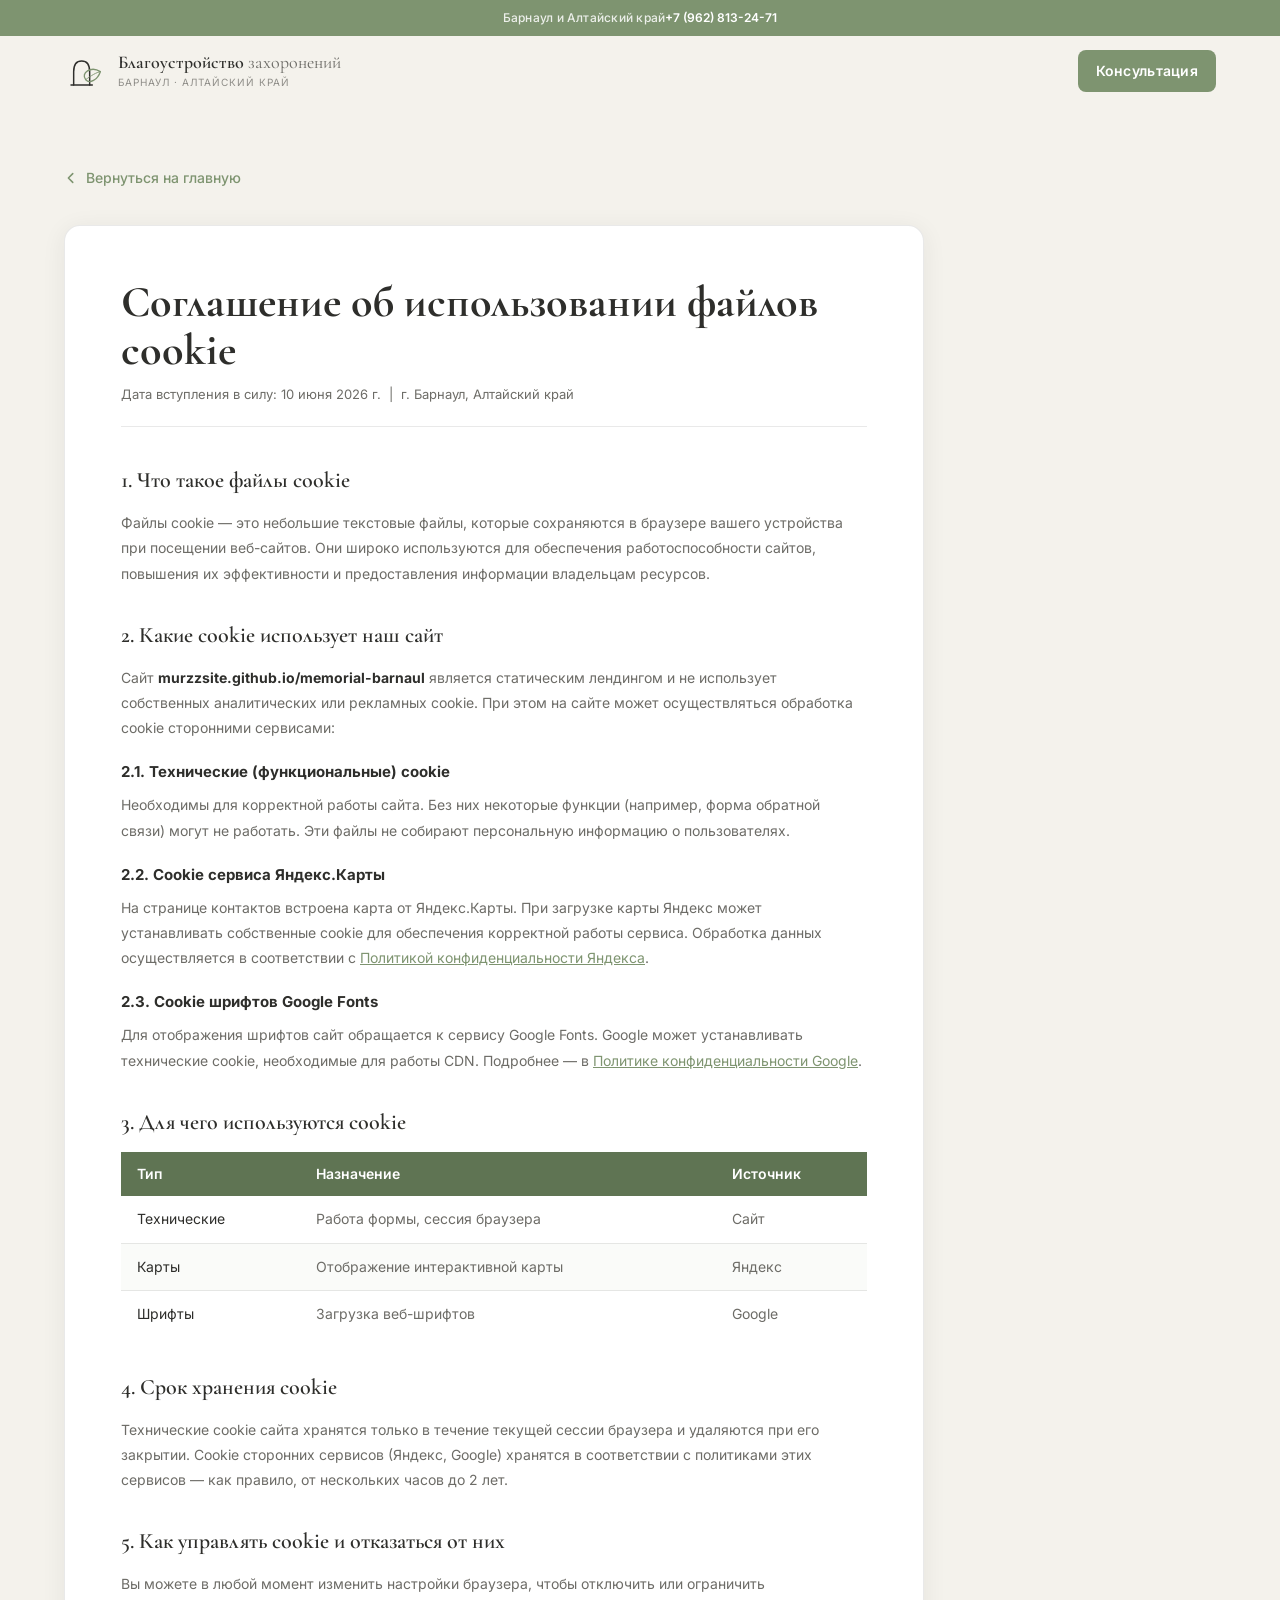
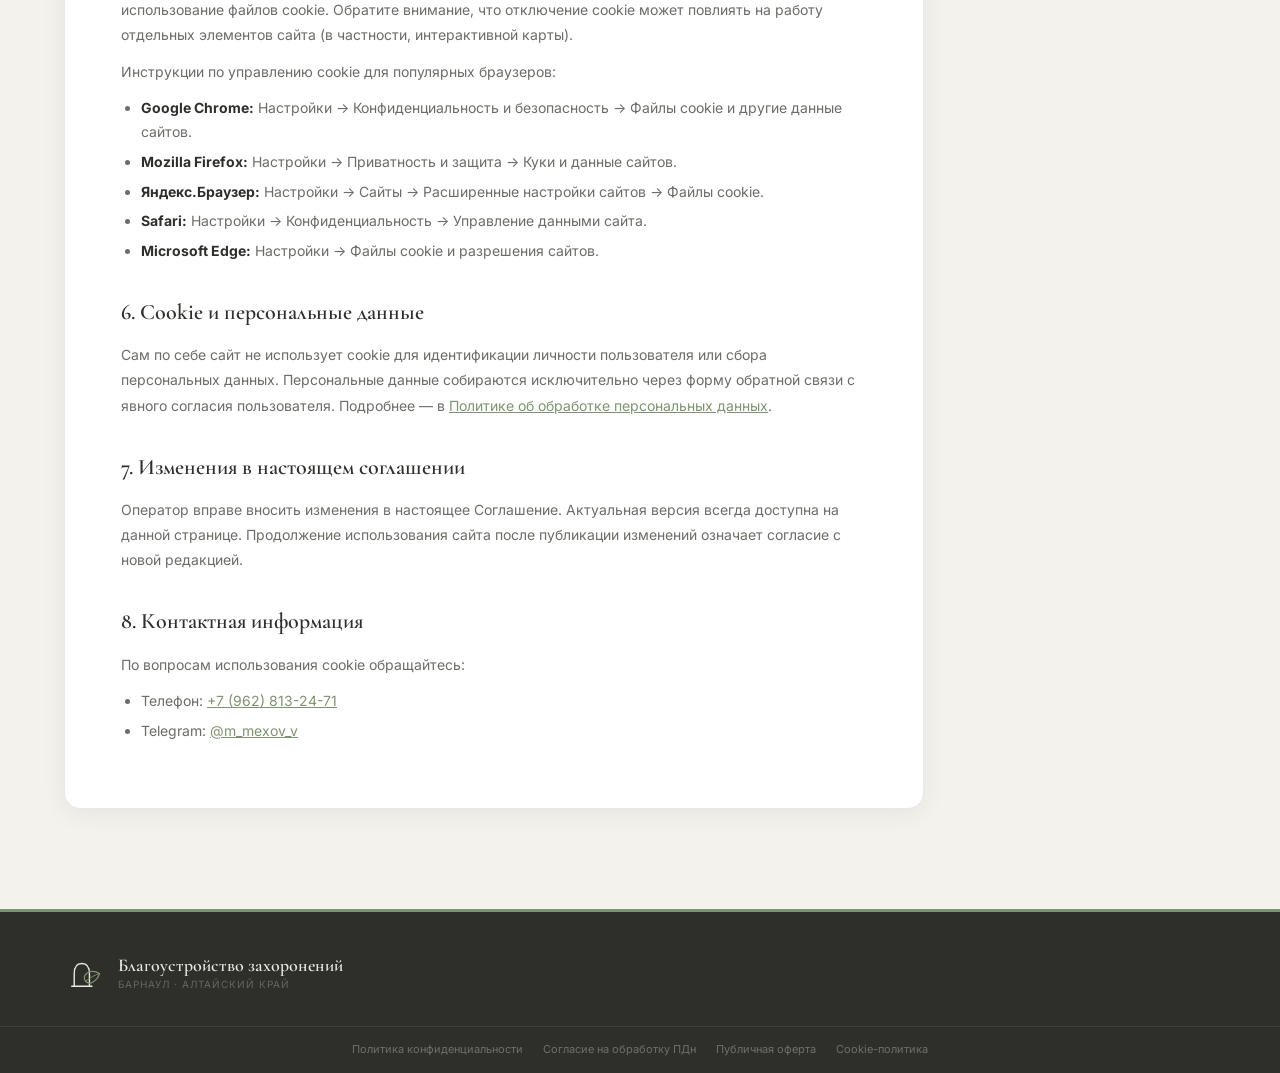
<file: cookie-policy.html>
<!DOCTYPE html>
<html lang="ru">
<head>
  <meta charset="UTF-8">
  <meta name="viewport" content="width=device-width, initial-scale=1.0">
  <title>Cookie-политика | Благоустройство захоронений — Барнаул</title>
  <link rel="preconnect" href="https://fonts.googleapis.com">
  <link rel="preconnect" href="https://fonts.gstatic.com" crossorigin>
  <link href="https://fonts.googleapis.com/css2?family=Cormorant+Garamond:wght@400;600;700&family=Inter:wght@400;500;600;700&display=swap" rel="stylesheet">
  <link rel="stylesheet" href="styles.css">
</head>
<body>

<div class="topbar">
  <div class="container topbar__inner">
    <div class="topbar__meta"><span class="topbar__item">Барнаул и Алтайский край</span></div>
    <div class="topbar__contacts"><a href="tel:+79628132471" class="topbar__link">+7 (962) 813-24-71</a></div>
  </div>
</div>

<header class="header" id="header">
  <div class="container header__inner">
    <a href="index.html" class="logo">
      <div class="logo__mark">
        <svg viewBox="0 0 60 50" fill="none" width="40" height="34">
          <path d="M13 46L13 26Q13 10 25 10Q37 10 37 26L37 46" stroke="#2E2E2B" stroke-width="2.2" stroke-linecap="round" stroke-linejoin="round"/>
          <path d="M9 46L41 46" stroke="#2E2E2B" stroke-width="2.2" stroke-linecap="round"/>
          <path d="M31 38C23 28 39 17 53 26C49 38 37 45 31 38Z" stroke="#7E9470" stroke-width="2" stroke-linecap="round" stroke-linejoin="round"/>
          <path d="M31 38C39 32 47 27 53 26" stroke="#7E9470" stroke-width="1.4" stroke-linecap="round"/>
        </svg>
      </div>
      <div class="logo__texts">
        <span class="logo__text">Благоустройство<span class="logo__suffix"> захоронений</span></span>
        <span class="logo__sub">Барнаул · Алтайский край</span>
      </div>
    </a>
    <a href="index.html#contact" class="btn btn--accent btn--sm" style="margin-left:auto">Консультация</a>
  </div>
</header>

<main class="legal-main">
  <div class="container">
    <nav class="legal-back">
      <a href="index.html">
        <svg viewBox="0 0 16 16" fill="none" width="14" height="14"><path d="M10 3L5 8l5 5" stroke="currentColor" stroke-width="1.8" stroke-linecap="round" stroke-linejoin="round"/></svg>
        Вернуться на главную
      </a>
    </nav>
    <article class="legal-content">
      <h1>Соглашение об использовании файлов cookie</h1>
      <p class="legal-meta">Дата вступления в силу: 10 июня 2026 г. &nbsp;|&nbsp; г. Барнаул, Алтайский край</p>

      <h2>1. Что такое файлы cookie</h2>
      <p>Файлы cookie — это небольшие текстовые файлы, которые сохраняются в браузере вашего устройства при посещении веб-сайтов. Они широко используются для обеспечения работоспособности сайтов, повышения их эффективности и предоставления информации владельцам ресурсов.</p>

      <h2>2. Какие cookie использует наш сайт</h2>
      <p>Сайт <strong>murzzsite.github.io/memorial-barnaul</strong> является статическим лендингом и не использует собственных аналитических или рекламных cookie. При этом на сайте может осуществляться обработка cookie сторонними сервисами:</p>

      <h3>2.1. Технические (функциональные) cookie</h3>
      <p>Необходимы для корректной работы сайта. Без них некоторые функции (например, форма обратной связи) могут не работать. Эти файлы не собирают персональную информацию о пользователях.</p>

      <h3>2.2. Cookie сервиса Яндекс.Карты</h3>
      <p>На странице контактов встроена карта от Яндекс.Карты. При загрузке карты Яндекс может устанавливать собственные cookie для обеспечения корректной работы сервиса. Обработка данных осуществляется в соответствии с <a href="https://yandex.ru/legal/confidential/" target="_blank" rel="noopener">Политикой конфиденциальности Яндекса</a>.</p>

      <h3>2.3. Cookie шрифтов Google Fonts</h3>
      <p>Для отображения шрифтов сайт обращается к сервису Google Fonts. Google может устанавливать технические cookie, необходимые для работы CDN. Подробнее — в <a href="https://policies.google.com/privacy" target="_blank" rel="noopener">Политике конфиденциальности Google</a>.</p>

      <h2>3. Для чего используются cookie</h2>
      <table style="width:100%;border-collapse:collapse;font-size:14px;margin-bottom:16px">
        <thead>
          <tr style="background:#5F7453;color:#fff">
            <th style="padding:11px 16px;text-align:left;font-weight:600">Тип</th>
            <th style="padding:11px 16px;text-align:left;font-weight:600">Назначение</th>
            <th style="padding:11px 16px;text-align:left;font-weight:600">Источник</th>
          </tr>
        </thead>
        <tbody>
          <tr style="border-bottom:1px solid rgba(46,46,43,.1)">
            <td style="padding:12px 16px;color:#2E2E2B">Технические</td>
            <td style="padding:12px 16px;color:#6d6c67">Работа формы, сессия браузера</td>
            <td style="padding:12px 16px;color:#6d6c67">Сайт</td>
          </tr>
          <tr style="border-bottom:1px solid rgba(46,46,43,.1);background:rgba(126,148,112,.04)">
            <td style="padding:12px 16px;color:#2E2E2B">Карты</td>
            <td style="padding:12px 16px;color:#6d6c67">Отображение интерактивной карты</td>
            <td style="padding:12px 16px;color:#6d6c67">Яндекс</td>
          </tr>
          <tr>
            <td style="padding:12px 16px;color:#2E2E2B">Шрифты</td>
            <td style="padding:12px 16px;color:#6d6c67">Загрузка веб-шрифтов</td>
            <td style="padding:12px 16px;color:#6d6c67">Google</td>
          </tr>
        </tbody>
      </table>

      <h2>4. Срок хранения cookie</h2>
      <p>Технические cookie сайта хранятся только в течение текущей сессии браузера и удаляются при его закрытии. Cookie сторонних сервисов (Яндекс, Google) хранятся в соответствии с политиками этих сервисов — как правило, от нескольких часов до 2 лет.</p>

      <h2>5. Как управлять cookie и отказаться от них</h2>
      <p>Вы можете в любой момент изменить настройки браузера, чтобы отключить или ограничить использование файлов cookie. Обратите внимание, что отключение cookie может повлиять на работу отдельных элементов сайта (в частности, интерактивной карты).</p>
      <p>Инструкции по управлению cookie для популярных браузеров:</p>
      <ul>
        <li><strong>Google Chrome:</strong> Настройки → Конфиденциальность и безопасность → Файлы cookie и другие данные сайтов.</li>
        <li><strong>Mozilla Firefox:</strong> Настройки → Приватность и защита → Куки и данные сайтов.</li>
        <li><strong>Яндекс.Браузер:</strong> Настройки → Сайты → Расширенные настройки сайтов → Файлы cookie.</li>
        <li><strong>Safari:</strong> Настройки → Конфиденциальность → Управление данными сайта.</li>
        <li><strong>Microsoft Edge:</strong> Настройки → Файлы cookie и разрешения сайтов.</li>
      </ul>

      <h2>6. Cookie и персональные данные</h2>
      <p>Сам по себе сайт не использует cookie для идентификации личности пользователя или сбора персональных данных. Персональные данные собираются исключительно через форму обратной связи с явного согласия пользователя. Подробнее — в <a href="privacy-policy.html">Политике об обработке персональных данных</a>.</p>

      <h2>7. Изменения в настоящем соглашении</h2>
      <p>Оператор вправе вносить изменения в настоящее Соглашение. Актуальная версия всегда доступна на данной странице. Продолжение использования сайта после публикации изменений означает согласие с новой редакцией.</p>

      <h2>8. Контактная информация</h2>
      <p>По вопросам использования cookie обращайтесь:</p>
      <ul>
        <li>Телефон: <a href="tel:+79628132471">+7 (962) 813-24-71</a></li>
        <li>Telegram: <a href="https://t.me/m_mexov_v" target="_blank" rel="noopener">@m_mexov_v</a></li>
      </ul>
    </article>
  </div>
</main>

<footer class="footer">
  <div class="container footer__inner">
    <div class="footer__left">
      <a href="index.html" class="logo">
        <div class="logo__mark">
          <svg viewBox="0 0 60 50" fill="none" width="38" height="32">
            <path d="M13 46L13 26Q13 10 25 10Q37 10 37 26L37 46" stroke="#E6EADF" stroke-width="2.2" stroke-linecap="round" stroke-linejoin="round"/>
            <path d="M9 46L41 46" stroke="#E6EADF" stroke-width="2.2" stroke-linecap="round"/>
            <path d="M31 38C23 28 39 17 53 26C49 38 37 45 31 38Z" stroke="#7E9470" stroke-width="2" stroke-linecap="round" stroke-linejoin="round"/>
            <path d="M31 38C39 32 47 27 53 26" stroke="#7E9470" stroke-width="1.4" stroke-linecap="round"/>
          </svg>
        </div>
        <div class="logo__texts">
          <span class="logo__text">Благоустройство захоронений</span>
          <span class="logo__sub">Барнаул · Алтайский край</span>
        </div>
      </a>
    </div>
  </div>
  <div class="footer__legal">
    <div class="container">
      <a href="privacy-policy.html">Политика конфиденциальности</a>
      <a href="privacy-consent.html">Согласие на обработку ПДн</a>
      <a href="public-offer.html">Публичная оферта</a>
      <a href="cookie-policy.html">Cookie-политика</a>
    </div>
  </div>
</footer>

</body>
</html>
</file>
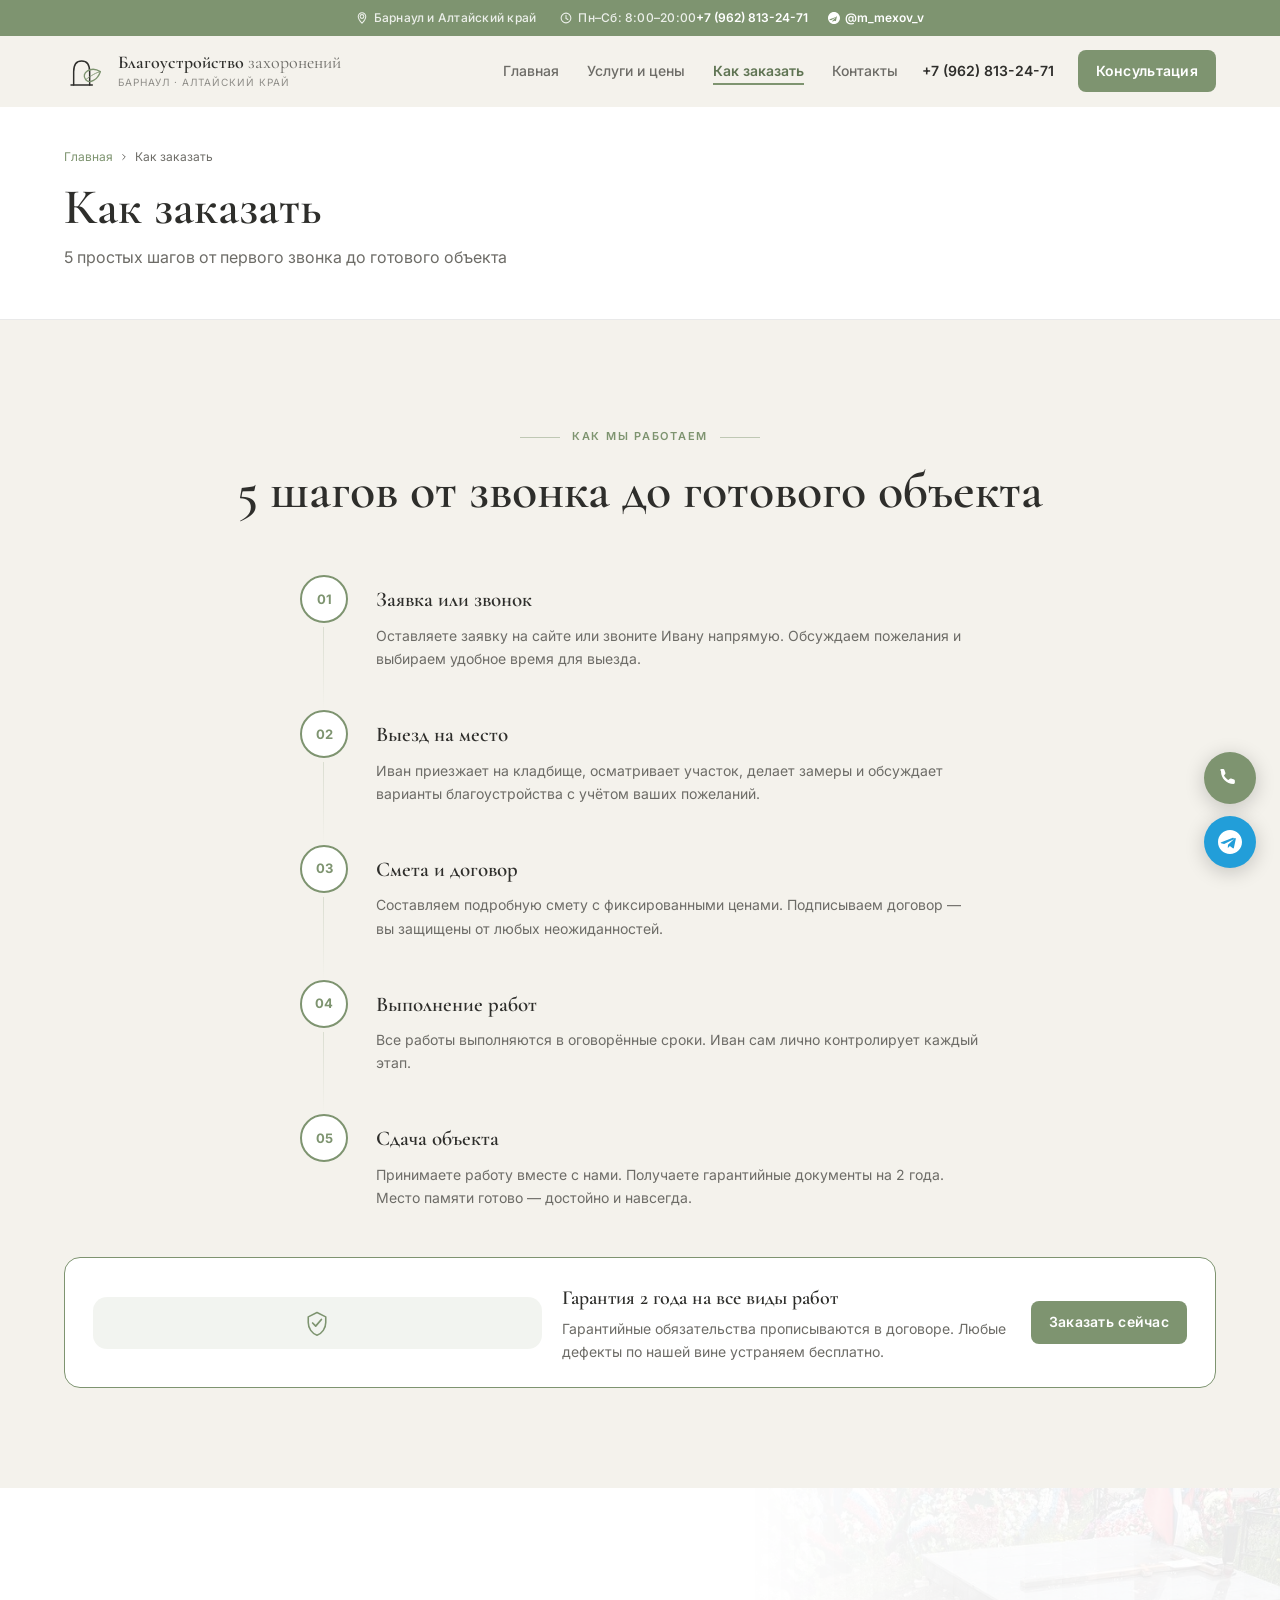
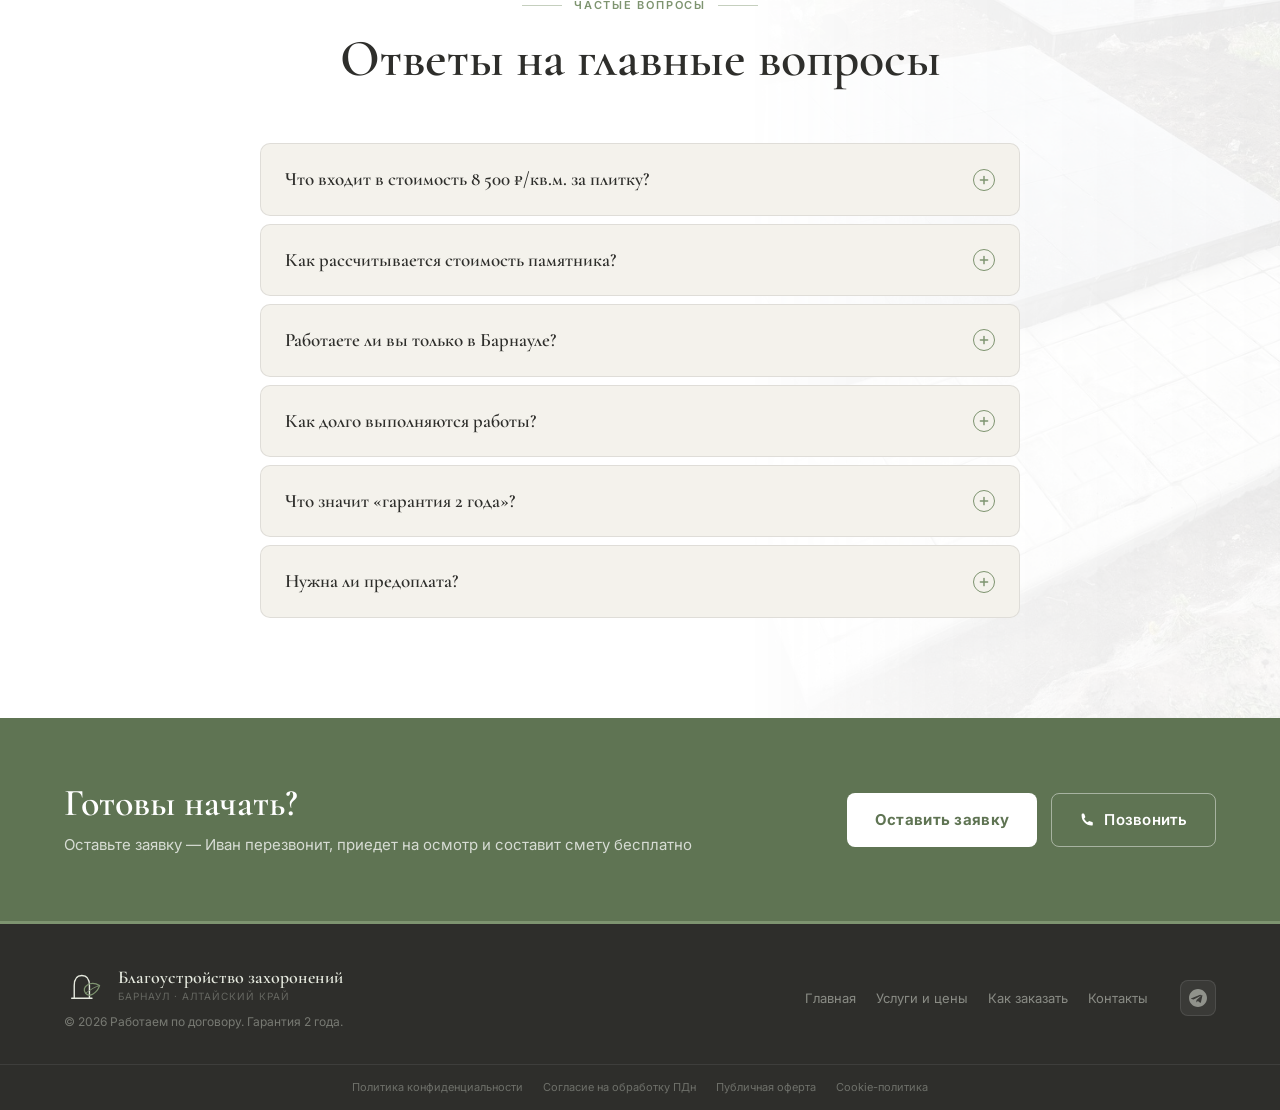
<file: kak-zakazat.html>
<!DOCTYPE html>
<html lang="ru">
<head>
  <meta charset="UTF-8">
  <meta name="viewport" content="width=device-width, initial-scale=1.0">
  <title>Как заказать | Благоустройство захоронений — Барнаул</title>
  <meta name="description" content="Как заказать благоустройство захоронения в Барнауле: 5 простых шагов от звонка до готового объекта. Ответы на частые вопросы о ценах, сроках и гарантиях.">
  <link rel="preconnect" href="https://fonts.googleapis.com">
  <link rel="preconnect" href="https://fonts.gstatic.com" crossorigin>
  <link href="https://fonts.googleapis.com/css2?family=Cormorant+Garamond:ital,wght@0,400;0,500;0,600;0,700;1,400;1,600&family=Inter:wght@400;500;600;700&display=swap" rel="stylesheet">
  <link rel="stylesheet" href="styles.css">
</head>
<body>

<!-- ===== TOPBAR ===== -->
<div class="topbar">
  <div class="container topbar__inner">
    <div class="topbar__meta">
      <span class="topbar__item">
        <svg viewBox="0 0 16 16" fill="none" width="12" height="12"><path d="M8 8.5a2.5 2.5 0 100-5 2.5 2.5 0 000 5z" stroke="currentColor" stroke-width="1.4"/><path d="M8 1C5.24 1 3 3.24 3 6c0 3.75 5 9 5 9s5-5.25 5-9c0-2.76-2.24-5-5-5z" stroke="currentColor" stroke-width="1.4"/></svg>
        Барнаул и Алтайский край
      </span>
      <span class="topbar__item">
        <svg viewBox="0 0 16 16" fill="none" width="12" height="12"><circle cx="8" cy="8" r="6.5" stroke="currentColor" stroke-width="1.4"/><path d="M8 4.5v4l2.5 1.5" stroke="currentColor" stroke-width="1.4" stroke-linecap="round"/></svg>
        Пн–Сб: 8:00–20:00
      </span>
    </div>
    <div class="topbar__contacts">
      <a href="tel:+79628132471" class="topbar__link">+7 (962) 813-24-71</a>
      <a href="https://t.me/m_mexov_v" class="topbar__link" target="_blank" rel="noopener">
        <svg viewBox="0 0 16 16" fill="currentColor" width="12" height="12"><path d="M8 0C3.58 0 0 3.58 0 8s3.58 8 8 8 8-3.58 8-8-3.58-8-8-8zm3.96 5.46l-1.35 6.35c-.1.44-.36.55-.72.34l-2-.47-1.47 1.41c-.1.1-.2.2-.41.2l.14-2.06 3.76-3.39c.16-.14-.03-.22-.25-.08L4.07 11.08l-1.97-.62c-.43-.13-.44-.43.09-.64l7.73-2.98c.36-.13.68.09.04.62z"/></svg>
        @m_mexov_v
      </a>
    </div>
  </div>
</div>

<!-- ===== HEADER ===== -->
<header class="header" id="header">
  <div class="container header__inner">
    <a href="index.html" class="logo">
      <div class="logo__mark">
        <svg viewBox="0 0 60 50" fill="none" width="40" height="34">
          <path d="M13 46L13 26Q13 10 25 10Q37 10 37 26L37 46" stroke="#2E2E2B" stroke-width="2.2" stroke-linecap="round" stroke-linejoin="round"/>
          <path d="M9 46L41 46" stroke="#2E2E2B" stroke-width="2.2" stroke-linecap="round"/>
          <path d="M31 38C23 28 39 17 53 26C49 38 37 45 31 38Z" stroke="#7E9470" stroke-width="2" stroke-linecap="round" stroke-linejoin="round"/>
          <path d="M31 38C39 32 47 27 53 26" stroke="#7E9470" stroke-width="1.4" stroke-linecap="round"/>
        </svg>
      </div>
      <div class="logo__texts">
        <span class="logo__text">Благоустройство<span class="logo__suffix"> захоронений</span></span>
        <span class="logo__sub">Барнаул · Алтайский край</span>
      </div>
    </a>
    <nav class="nav" id="nav">
      <a href="index.html">Главная</a>
      <a href="uslugi.html">Услуги и цены</a>
      <a href="kak-zakazat.html">Как заказать</a>
      <a href="contacts.html">Контакты</a>
    </nav>
    <a href="tel:+79628132471" class="header__phone">+7 (962) 813-24-71</a>
    <a href="contacts.html" class="btn btn--accent btn--sm"><span>Консультация</span></a>
    <button class="burger" id="burger" aria-label="Меню">
      <span></span><span></span><span></span>
    </button>
  </div>
</header>

<!-- ===== PAGE BANNER ===== -->
<div class="page-banner">
  <div class="container">
    <nav class="page-banner__breadcrumb" aria-label="Хлебные крошки">
      <a href="index.html">Главная</a>
      <svg viewBox="0 0 16 16" fill="none" width="10" height="10"><path d="M6 4l4 4-4 4" stroke="currentColor" stroke-width="1.6" stroke-linecap="round" stroke-linejoin="round"/></svg>
      <span>Как заказать</span>
    </nav>
    <h1 class="page-banner__title">Как заказать</h1>
    <p class="page-banner__sub">5 простых шагов от первого звонка до готового объекта</p>
  </div>
</div>

<!-- ===== ПРОЦЕСС ===== -->
<section class="process" id="process">
  <div class="container">
    <div class="section-head reveal">
      <div class="section-label">Как мы работаем</div>
      <h2 class="section-title">5 шагов от звонка до готового объекта</h2>
    </div>
    <div class="process__steps">
      <div class="step">
        <div class="step__num">01</div>
        <div class="step__body">
          <h3 class="step__title">Заявка или звонок</h3>
          <p class="step__text">Оставляете заявку на сайте или звоните Ивану напрямую. Обсуждаем пожелания и выбираем удобное время для выезда.</p>
        </div>
      </div>
      <div class="step">
        <div class="step__num">02</div>
        <div class="step__body">
          <h3 class="step__title">Выезд на место</h3>
          <p class="step__text">Иван приезжает на кладбище, осматривает участок, делает замеры и обсуждает варианты благоустройства с учётом ваших пожеланий.</p>
        </div>
      </div>
      <div class="step">
        <div class="step__num">03</div>
        <div class="step__body">
          <h3 class="step__title">Смета и договор</h3>
          <p class="step__text">Составляем подробную смету с фиксированными ценами. Подписываем договор — вы защищены от любых неожиданностей.</p>
        </div>
      </div>
      <div class="step">
        <div class="step__num">04</div>
        <div class="step__body">
          <h3 class="step__title">Выполнение работ</h3>
          <p class="step__text">Все работы выполняются в оговорённые сроки. Иван сам лично контролирует каждый этап.</p>
        </div>
      </div>
      <div class="step">
        <div class="step__num">05</div>
        <div class="step__body">
          <h3 class="step__title">Сдача объекта</h3>
          <p class="step__text">Принимаете работу вместе с нами. Получаете гарантийные документы на 2 года. Место памяти готово — достойно и навсегда.</p>
        </div>
      </div>
    </div>

    <!-- Блок-напоминание о гарантии -->
    <div class="process__guarantee reveal">
      <div class="process__guarantee-icon">
        <svg viewBox="0 0 32 32" fill="none" width="28" height="28"><path d="M16 4L6 9v6.5c0 6.5 4.2 12.6 10 14.5 5.8-1.9 10-8 10-14.5V9L16 4z" stroke="#7E9470" stroke-width="1.8" stroke-linejoin="round"/><path d="M11 16l3.5 3.5L21 12" stroke="#7E9470" stroke-width="2" stroke-linecap="round" stroke-linejoin="round"/></svg>
      </div>
      <div>
        <strong>Гарантия 2 года на все виды работ</strong>
        <p>Гарантийные обязательства прописываются в договоре. Любые дефекты по нашей вине устраняем бесплатно.</p>
      </div>
      <a href="contacts.html" class="btn btn--accent btn--sm">Заказать сейчас</a>
    </div>
  </div>
</section>

<!-- ===== FAQ ===== -->
<section class="faq" id="faq">
  <div class="faq__deco" aria-hidden="true">
    <img src="work5.jpg" alt="">
  </div>
  <div class="container">
    <div class="section-head reveal">
      <div class="section-label">Частые вопросы</div>
      <h2 class="section-title">Ответы на главные вопросы</h2>
    </div>
    <div class="faq__list">
      <details class="faq__item">
        <summary class="faq__q">Что входит в стоимость 8 500 ₽/кв.м. за плитку?</summary>
        <div class="faq__a">В эту цену входит всё: материал (плитка, подложка, бордюры), подготовка основания, укладка и финишная обработка. Это цена под ключ — никаких дополнительных расходов на материалы не будет.</div>
      </details>
      <details class="faq__item">
        <summary class="faq__q">Как рассчитывается стоимость памятника?</summary>
        <div class="faq__a">Стоимость складывается из цены самого памятника (по размеру из прайса) плюс оформление (портрет, гравировка, декор). Установка включена в стоимость. Точная цена фиксируется в договоре после согласования эскиза.</div>
      </details>
      <details class="faq__item">
        <summary class="faq__q">Работаете ли вы только в Барнауле?</summary>
        <div class="faq__a">Нет, работаем по всему Алтайскому краю. Выезжаем в населённые пункты края — стоимость уточняется при заказе.</div>
      </details>
      <details class="faq__item">
        <summary class="faq__q">Как долго выполняются работы?</summary>
        <div class="faq__a">Зависит от объёма. Укладка плитки на стандартном участке — 1–3 дня. Изготовление памятника под заказ — 2–4 недели. Конкретные сроки фиксируются в договоре.</div>
      </details>
      <details class="faq__item">
        <summary class="faq__q">Что значит «гарантия 2 года»?</summary>
        <div class="faq__a">В течение 2 лет мы бесплатно устраняем любые дефекты, возникшие по нашей вине: просадка плитки, отслоение, повреждения. Гарантийные обязательства прописаны в договоре.</div>
      </details>
      <details class="faq__item">
        <summary class="faq__q">Нужна ли предоплата?</summary>
        <div class="faq__a">Условия оплаты прописываются в договоре индивидуально. Обычно это аванс 30–50% при начале работ и остаток по факту сдачи.</div>
      </details>
    </div>
  </div>
</section>

<!-- ===== CTA STRIP ===== -->
<section class="cta-strip">
  <div class="container cta-strip__inner">
    <div class="cta-strip__text">
      <h2>Готовы начать?</h2>
      <p>Оставьте заявку — Иван перезвонит, приедет на осмотр и составит смету бесплатно</p>
    </div>
    <div class="cta-strip__actions">
      <a href="contacts.html" class="btn btn--white">Оставить заявку</a>
      <a href="tel:+79628132471" class="btn btn--ghost-light">
        <svg viewBox="0 0 20 20" fill="none" width="16" height="16"><path d="M2 3.5A1.5 1.5 0 013.5 2h.878c.486 0 .916.308 1.079.768l1.046 2.98a1.5 1.5 0 01-.342 1.574L5.07 8.43C6.2 10.42 7.58 11.8 9.57 12.93l1.108-1.09a1.5 1.5 0 011.574-.343l2.98 1.046c.46.162.768.593.768 1.079V15.5A1.5 1.5 0 0114.5 17C7.596 17 2 11.404 2 4.5V3.5z" fill="currentColor"/></svg>
        Позвонить
      </a>
    </div>
  </div>
</section>

<!-- ===== FOOTER ===== -->
<footer class="footer">
  <div class="container footer__inner">
    <div class="footer__left">
      <a href="index.html" class="logo">
        <div class="logo__mark">
          <svg viewBox="0 0 60 50" fill="none" width="38" height="32">
            <path d="M13 46L13 26Q13 10 25 10Q37 10 37 26L37 46" stroke="#E6EADF" stroke-width="2.2" stroke-linecap="round" stroke-linejoin="round"/>
            <path d="M9 46L41 46" stroke="#E6EADF" stroke-width="2.2" stroke-linecap="round"/>
            <path d="M31 38C23 28 39 17 53 26C49 38 37 45 31 38Z" stroke="#7E9470" stroke-width="2" stroke-linecap="round" stroke-linejoin="round"/>
            <path d="M31 38C39 32 47 27 53 26" stroke="#7E9470" stroke-width="1.4" stroke-linecap="round"/>
          </svg>
        </div>
        <div class="logo__texts">
          <span class="logo__text">Благоустройство захоронений</span>
          <span class="logo__sub">Барнаул · Алтайский край</span>
        </div>
      </a>
      <p class="footer__copy">© <span id="year"></span> Работаем по договору. Гарантия 2 года.</p>
    </div>
    <div class="footer__links">
      <a href="index.html">Главная</a>
      <a href="uslugi.html">Услуги и цены</a>
      <a href="kak-zakazat.html">Как заказать</a>
      <a href="contacts.html">Контакты</a>
    </div>
    <div class="footer__social">
      <a href="https://t.me/m_mexov_v" class="social-btn" title="Telegram" target="_blank" rel="noopener">
        <svg viewBox="0 0 24 24" fill="currentColor" width="18" height="18"><path d="M12 0C5.37 0 0 5.37 0 12s5.37 12 12 12 12-5.37 12-12S18.63 0 12 0zm5.94 8.19l-2.02 9.53c-.15.67-.54.83-1.08.52l-3-2.21-1.45 1.4c-.16.16-.3.3-.61.3l.22-3.08 5.62-5.08c.24-.22-.05-.34-.37-.12L6.11 14.12l-2.96-.93c-.64-.2-.65-.64.14-.95l11.57-4.46c.54-.2 1.01.13.84.95l.24-.54z"/></svg>
      </a>
    </div>
  </div>
  <div class="footer__legal">
    <div class="container">
      <a href="privacy-policy.html">Политика конфиденциальности</a>
      <a href="privacy-consent.html">Согласие на обработку ПДн</a>
      <a href="public-offer.html">Публичная оферта</a>
      <a href="cookie-policy.html">Cookie-политика</a>
    </div>
  </div>
</footer>

<a href="tel:+79628132471" class="fab fab--call" title="Позвонить">
  <svg viewBox="0 0 24 24" fill="white" width="24" height="24"><path d="M2 4.5A1.5 1.5 0 013.5 3h1.757c.487 0 .917.308 1.08.768l1.045 2.98a1.5 1.5 0 01-.341 1.574L6 9.43C7.13 11.42 8.57 12.87 10.43 14l1.108-1.09a1.5 1.5 0 011.574-.34l2.98 1.044c.46.162.768.593.768 1.08V16.5A1.5 1.5 0 0115.5 18C8.596 18 3 12.404 3 5.5V4.5z"/></svg>
</a>
<a href="https://t.me/m_mexov_v" class="fab fab--tg" title="Telegram" target="_blank" rel="noopener">
  <svg viewBox="0 0 24 24" fill="white" width="24" height="24"><path d="M12 0C5.37 0 0 5.37 0 12s5.37 12 12 12 12-5.37 12-12S18.63 0 12 0zm5.94 8.19l-2.02 9.53c-.15.67-.54.83-1.08.52l-3-2.21-1.45 1.4c-.16.16-.3.3-.61.3l.22-3.08 5.62-5.08c.24-.22-.05-.34-.37-.12L6.11 14.12l-2.96-.93c-.64-.2-.65-.64.14-.95l11.57-4.46c.54-.2 1.01.13.84.95l.24-.54z"/></svg>
</a>

<script src="script.js"></script>
</body>
</html>
</file>
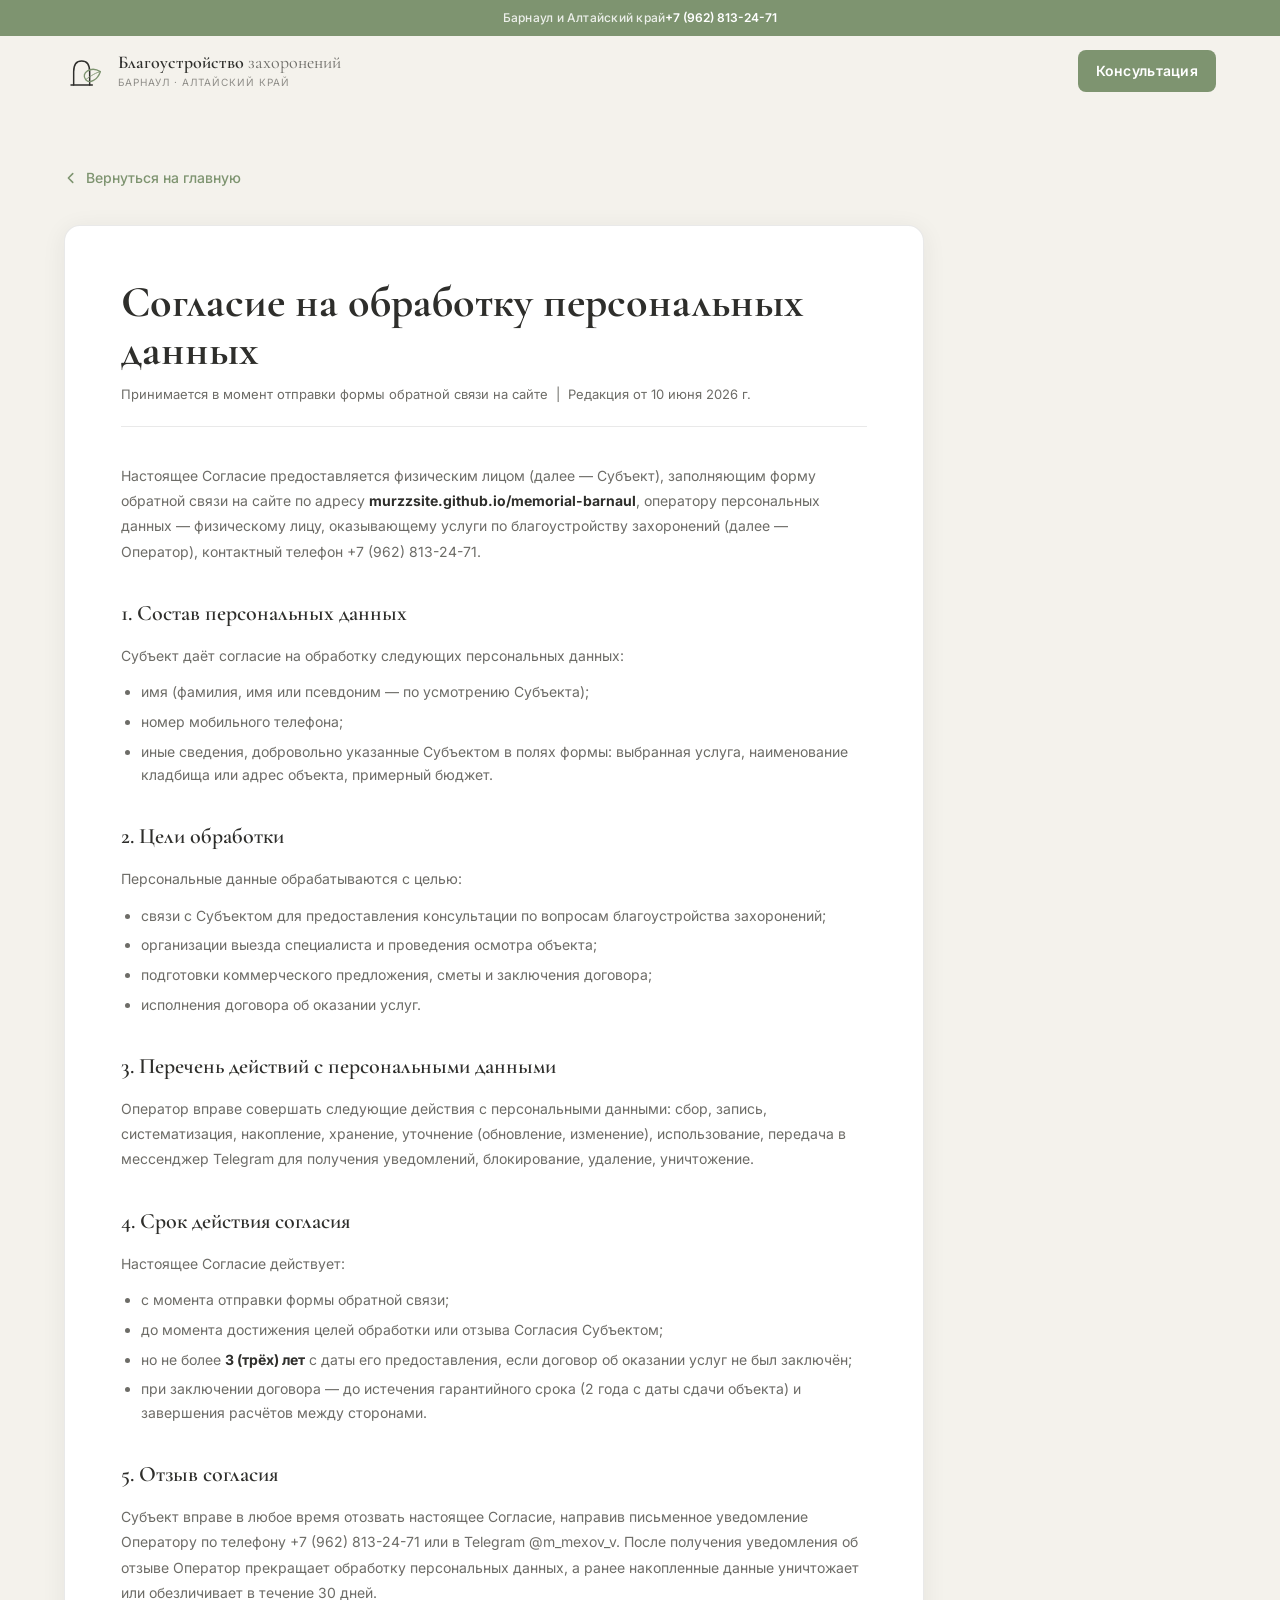
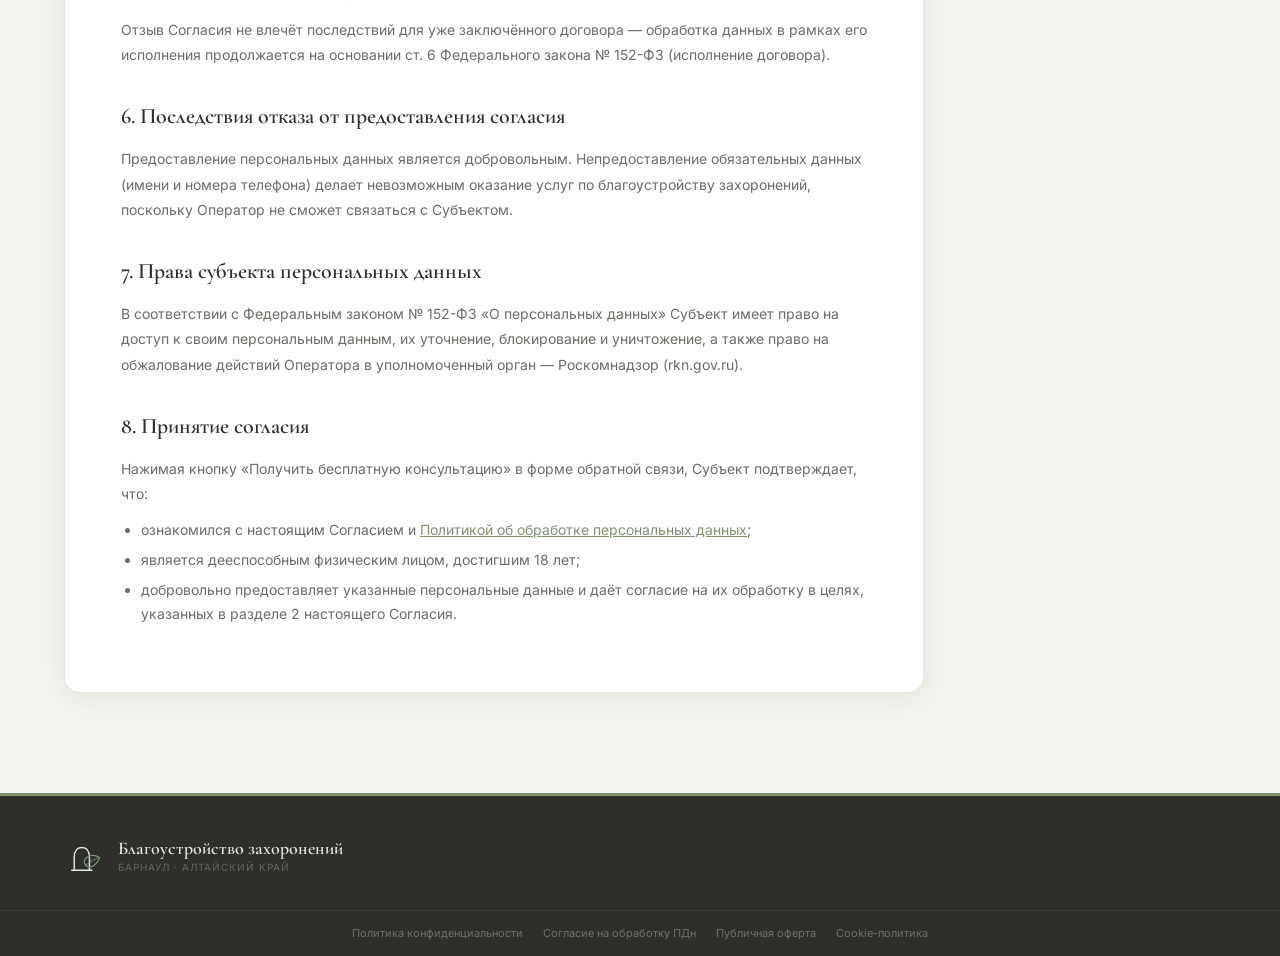
<file: privacy-consent.html>
<!DOCTYPE html>
<html lang="ru">
<head>
  <meta charset="UTF-8">
  <meta name="viewport" content="width=device-width, initial-scale=1.0">
  <title>Согласие на обработку персональных данных | Благоустройство захоронений — Барнаул</title>
  <link rel="preconnect" href="https://fonts.googleapis.com">
  <link rel="preconnect" href="https://fonts.gstatic.com" crossorigin>
  <link href="https://fonts.googleapis.com/css2?family=Cormorant+Garamond:wght@400;600;700&family=Inter:wght@400;500;600;700&display=swap" rel="stylesheet">
  <link rel="stylesheet" href="styles.css">
</head>
<body>

<div class="topbar">
  <div class="container topbar__inner">
    <div class="topbar__meta"><span class="topbar__item">Барнаул и Алтайский край</span></div>
    <div class="topbar__contacts"><a href="tel:+79628132471" class="topbar__link">+7 (962) 813-24-71</a></div>
  </div>
</div>

<header class="header" id="header">
  <div class="container header__inner">
    <a href="index.html" class="logo">
      <div class="logo__mark">
        <svg viewBox="0 0 60 50" fill="none" width="40" height="34">
          <path d="M13 46L13 26Q13 10 25 10Q37 10 37 26L37 46" stroke="#2E2E2B" stroke-width="2.2" stroke-linecap="round" stroke-linejoin="round"/>
          <path d="M9 46L41 46" stroke="#2E2E2B" stroke-width="2.2" stroke-linecap="round"/>
          <path d="M31 38C23 28 39 17 53 26C49 38 37 45 31 38Z" stroke="#7E9470" stroke-width="2" stroke-linecap="round" stroke-linejoin="round"/>
          <path d="M31 38C39 32 47 27 53 26" stroke="#7E9470" stroke-width="1.4" stroke-linecap="round"/>
        </svg>
      </div>
      <div class="logo__texts">
        <span class="logo__text">Благоустройство<span class="logo__suffix"> захоронений</span></span>
        <span class="logo__sub">Барнаул · Алтайский край</span>
      </div>
    </a>
    <a href="index.html#contact" class="btn btn--accent btn--sm" style="margin-left:auto">Консультация</a>
  </div>
</header>

<main class="legal-main">
  <div class="container">
    <nav class="legal-back">
      <a href="index.html">
        <svg viewBox="0 0 16 16" fill="none" width="14" height="14"><path d="M10 3L5 8l5 5" stroke="currentColor" stroke-width="1.8" stroke-linecap="round" stroke-linejoin="round"/></svg>
        Вернуться на главную
      </a>
    </nav>
    <article class="legal-content">
      <h1>Согласие на обработку персональных данных</h1>
      <p class="legal-meta">Принимается в момент отправки формы обратной связи на сайте &nbsp;|&nbsp; Редакция от 10 июня 2026 г.</p>

      <p>Настоящее Согласие предоставляется физическим лицом (далее — Субъект), заполняющим форму обратной связи на сайте по адресу <strong>murzzsite.github.io/memorial-barnaul</strong>, оператору персональных данных — физическому лицу, оказывающему услуги по благоустройству захоронений (далее — Оператор), контактный телефон +7 (962) 813-24-71.</p>

      <h2>1. Состав персональных данных</h2>
      <p>Субъект даёт согласие на обработку следующих персональных данных:</p>
      <ul>
        <li>имя (фамилия, имя или псевдоним — по усмотрению Субъекта);</li>
        <li>номер мобильного телефона;</li>
        <li>иные сведения, добровольно указанные Субъектом в полях формы: выбранная услуга, наименование кладбища или адрес объекта, примерный бюджет.</li>
      </ul>

      <h2>2. Цели обработки</h2>
      <p>Персональные данные обрабатываются с целью:</p>
      <ul>
        <li>связи с Субъектом для предоставления консультации по вопросам благоустройства захоронений;</li>
        <li>организации выезда специалиста и проведения осмотра объекта;</li>
        <li>подготовки коммерческого предложения, сметы и заключения договора;</li>
        <li>исполнения договора об оказании услуг.</li>
      </ul>

      <h2>3. Перечень действий с персональными данными</h2>
      <p>Оператор вправе совершать следующие действия с персональными данными: сбор, запись, систематизация, накопление, хранение, уточнение (обновление, изменение), использование, передача в мессенджер Telegram для получения уведомлений, блокирование, удаление, уничтожение.</p>

      <h2>4. Срок действия согласия</h2>
      <p>Настоящее Согласие действует:</p>
      <ul>
        <li>с момента отправки формы обратной связи;</li>
        <li>до момента достижения целей обработки или отзыва Согласия Субъектом;</li>
        <li>но не более <strong>3 (трёх) лет</strong> с даты его предоставления, если договор об оказании услуг не был заключён;</li>
        <li>при заключении договора — до истечения гарантийного срока (2 года с даты сдачи объекта) и завершения расчётов между сторонами.</li>
      </ul>

      <h2>5. Отзыв согласия</h2>
      <p>Субъект вправе в любое время отозвать настоящее Согласие, направив письменное уведомление Оператору по телефону +7 (962) 813-24-71 или в Telegram @m_mexov_v. После получения уведомления об отзыве Оператор прекращает обработку персональных данных, а ранее накопленные данные уничтожает или обезличивает в течение 30 дней.</p>
      <p>Отзыв Согласия не влечёт последствий для уже заключённого договора — обработка данных в рамках его исполнения продолжается на основании ст. 6 Федерального закона № 152-ФЗ (исполнение договора).</p>

      <h2>6. Последствия отказа от предоставления согласия</h2>
      <p>Предоставление персональных данных является добровольным. Непредоставление обязательных данных (имени и номера телефона) делает невозможным оказание услуг по благоустройству захоронений, поскольку Оператор не сможет связаться с Субъектом.</p>

      <h2>7. Права субъекта персональных данных</h2>
      <p>В соответствии с Федеральным законом № 152-ФЗ «О персональных данных» Субъект имеет право на доступ к своим персональным данным, их уточнение, блокирование и уничтожение, а также право на обжалование действий Оператора в уполномоченный орган — Роскомнадзор (rkn.gov.ru).</p>

      <h2>8. Принятие согласия</h2>
      <p>Нажимая кнопку «Получить бесплатную консультацию» в форме обратной связи, Субъект подтверждает, что:</p>
      <ul>
        <li>ознакомился с настоящим Согласием и <a href="privacy-policy.html">Политикой об обработке персональных данных</a>;</li>
        <li>является дееспособным физическим лицом, достигшим 18 лет;</li>
        <li>добровольно предоставляет указанные персональные данные и даёт согласие на их обработку в целях, указанных в разделе 2 настоящего Согласия.</li>
      </ul>
    </article>
  </div>
</main>

<footer class="footer">
  <div class="container footer__inner">
    <div class="footer__left">
      <a href="index.html" class="logo">
        <div class="logo__mark">
          <svg viewBox="0 0 60 50" fill="none" width="38" height="32">
            <path d="M13 46L13 26Q13 10 25 10Q37 10 37 26L37 46" stroke="#E6EADF" stroke-width="2.2" stroke-linecap="round" stroke-linejoin="round"/>
            <path d="M9 46L41 46" stroke="#E6EADF" stroke-width="2.2" stroke-linecap="round"/>
            <path d="M31 38C23 28 39 17 53 26C49 38 37 45 31 38Z" stroke="#7E9470" stroke-width="2" stroke-linecap="round" stroke-linejoin="round"/>
            <path d="M31 38C39 32 47 27 53 26" stroke="#7E9470" stroke-width="1.4" stroke-linecap="round"/>
          </svg>
        </div>
        <div class="logo__texts">
          <span class="logo__text">Благоустройство захоронений</span>
          <span class="logo__sub">Барнаул · Алтайский край</span>
        </div>
      </a>
    </div>
  </div>
  <div class="footer__legal">
    <div class="container">
      <a href="privacy-policy.html">Политика конфиденциальности</a>
      <a href="privacy-consent.html">Согласие на обработку ПДн</a>
      <a href="public-offer.html">Публичная оферта</a>
      <a href="cookie-policy.html">Cookie-политика</a>
    </div>
  </div>
</footer>

</body>
</html>
</file>
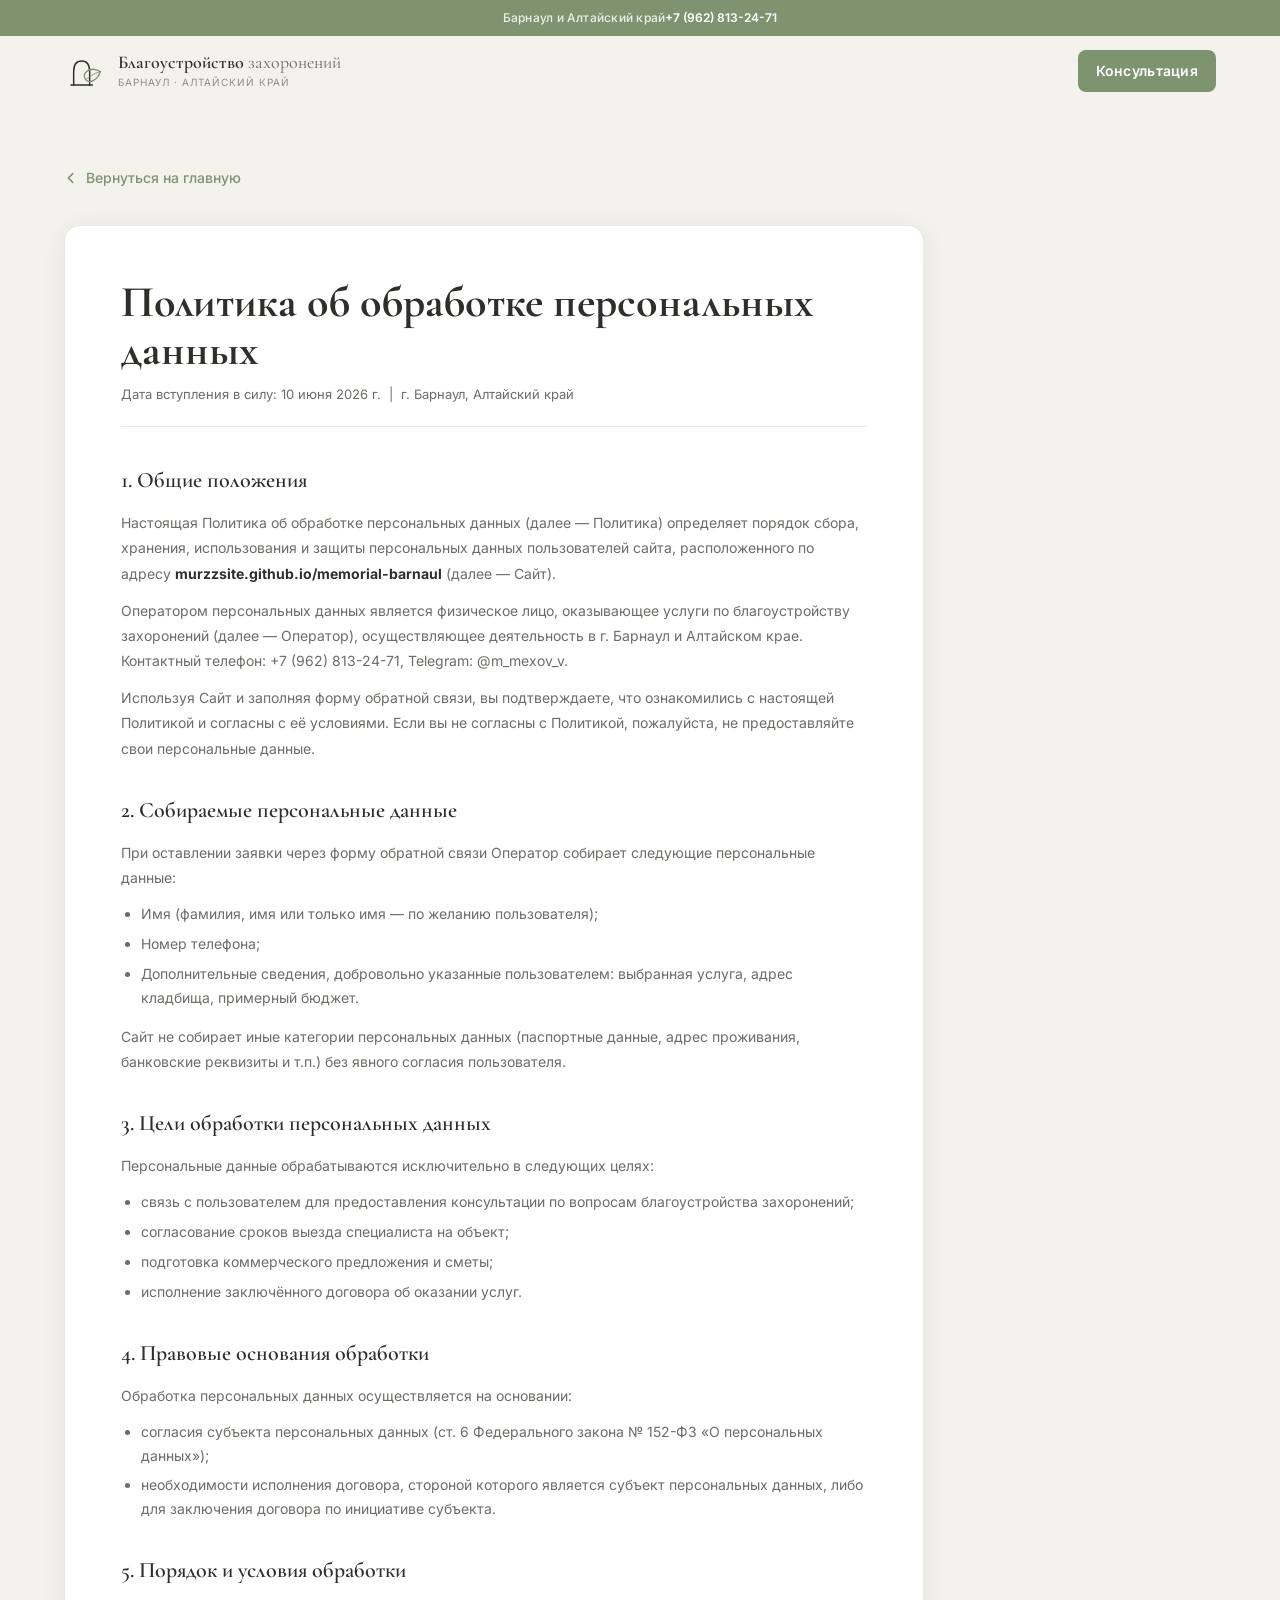
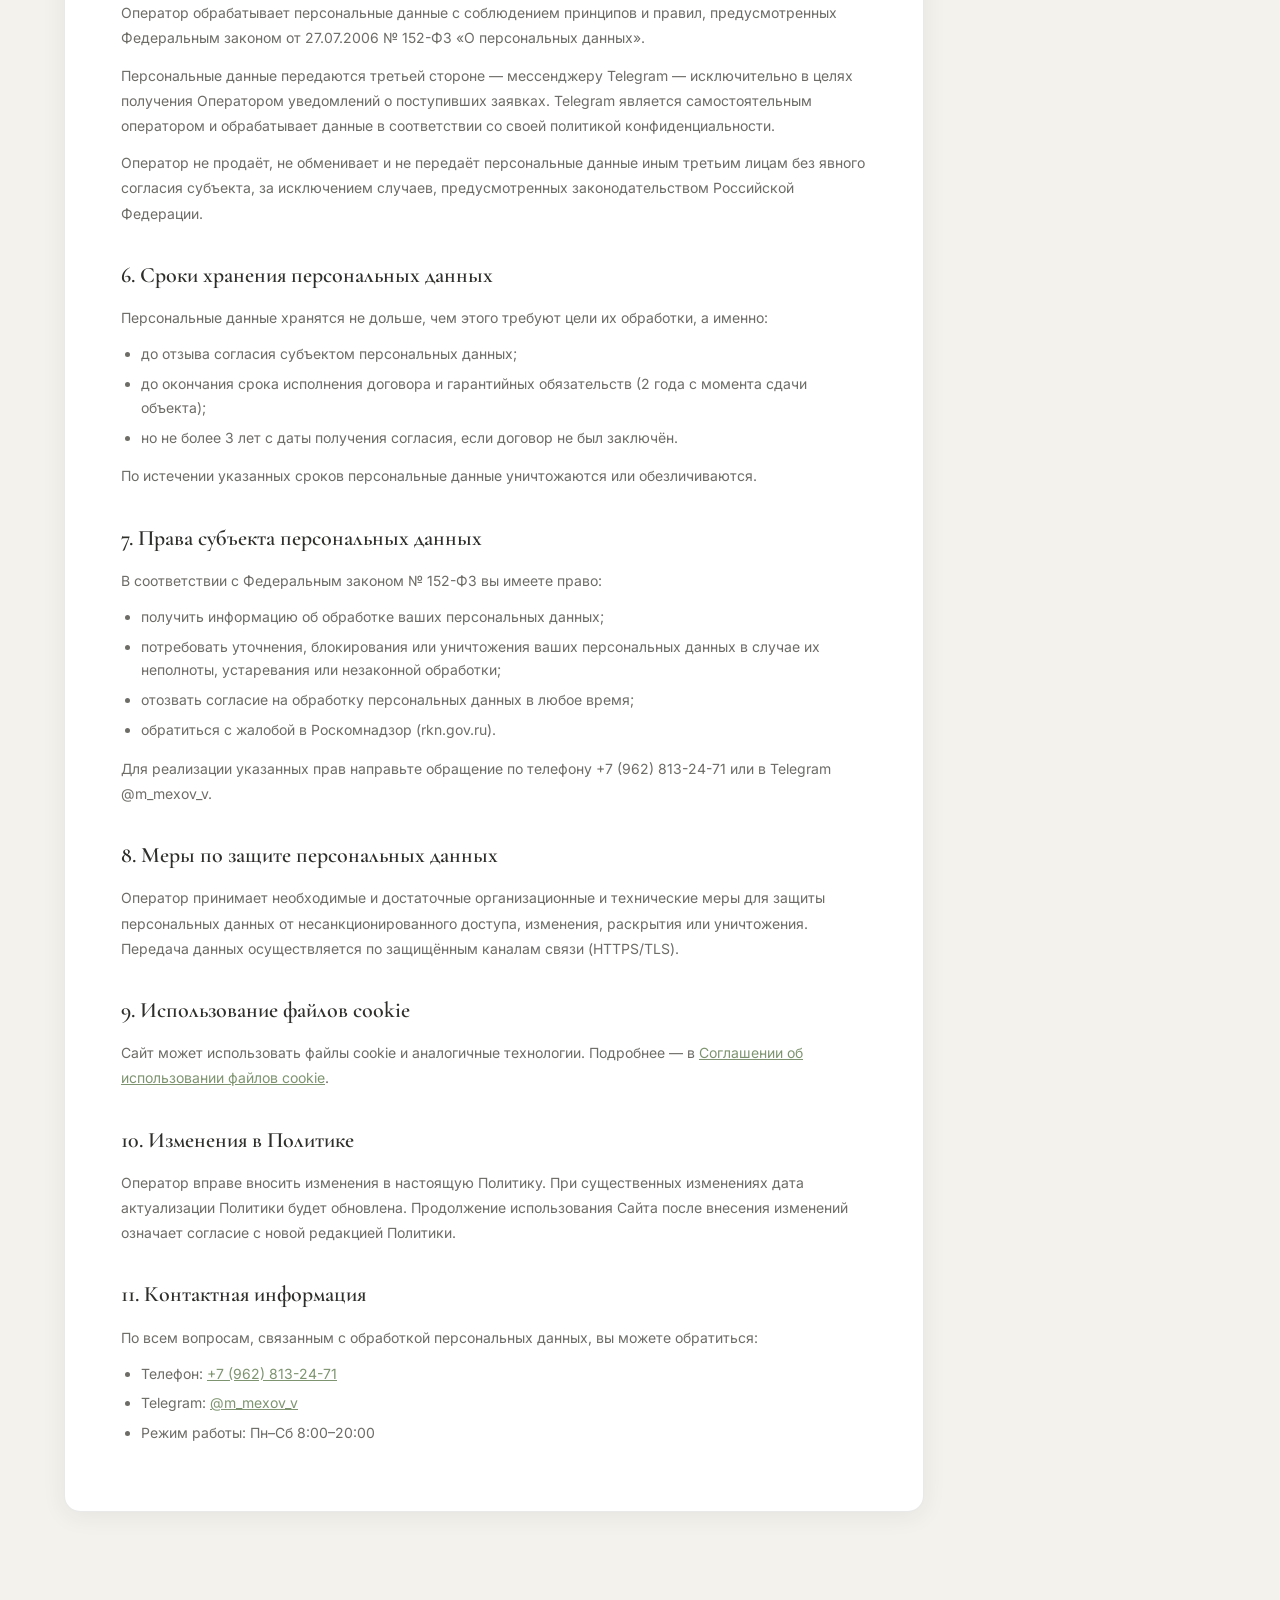
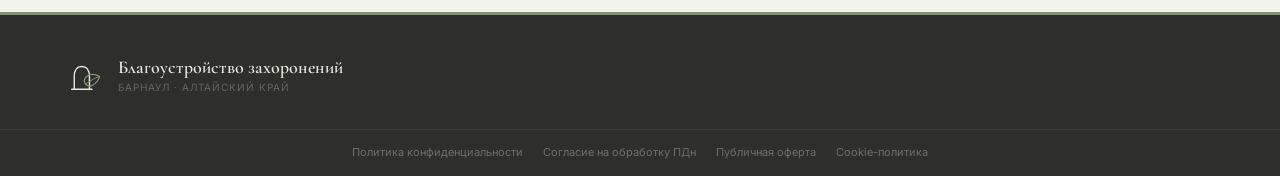
<file: privacy-policy.html>
<!DOCTYPE html>
<html lang="ru">
<head>
  <meta charset="UTF-8">
  <meta name="viewport" content="width=device-width, initial-scale=1.0">
  <title>Политика конфиденциальности | Благоустройство захоронений — Барнаул</title>
  <link rel="preconnect" href="https://fonts.googleapis.com">
  <link rel="preconnect" href="https://fonts.gstatic.com" crossorigin>
  <link href="https://fonts.googleapis.com/css2?family=Cormorant+Garamond:wght@400;600;700&family=Inter:wght@400;500;600;700&display=swap" rel="stylesheet">
  <link rel="stylesheet" href="styles.css">
</head>
<body>

<div class="topbar">
  <div class="container topbar__inner">
    <div class="topbar__meta">
      <span class="topbar__item">Барнаул и Алтайский край</span>
    </div>
    <div class="topbar__contacts">
      <a href="tel:+79628132471" class="topbar__link">+7 (962) 813-24-71</a>
    </div>
  </div>
</div>

<header class="header" id="header">
  <div class="container header__inner">
    <a href="index.html" class="logo">
      <div class="logo__mark">
        <svg viewBox="0 0 60 50" fill="none" width="40" height="34">
          <path d="M13 46L13 26Q13 10 25 10Q37 10 37 26L37 46" stroke="#2E2E2B" stroke-width="2.2" stroke-linecap="round" stroke-linejoin="round"/>
          <path d="M9 46L41 46" stroke="#2E2E2B" stroke-width="2.2" stroke-linecap="round"/>
          <path d="M31 38C23 28 39 17 53 26C49 38 37 45 31 38Z" stroke="#7E9470" stroke-width="2" stroke-linecap="round" stroke-linejoin="round"/>
          <path d="M31 38C39 32 47 27 53 26" stroke="#7E9470" stroke-width="1.4" stroke-linecap="round"/>
        </svg>
      </div>
      <div class="logo__texts">
        <span class="logo__text">Благоустройство<span class="logo__suffix"> захоронений</span></span>
        <span class="logo__sub">Барнаул · Алтайский край</span>
      </div>
    </a>
    <a href="index.html#contact" class="btn btn--accent btn--sm" style="margin-left:auto">Консультация</a>
  </div>
</header>

<main class="legal-main">
  <div class="container">
    <nav class="legal-back">
      <a href="index.html">
        <svg viewBox="0 0 16 16" fill="none" width="14" height="14"><path d="M10 3L5 8l5 5" stroke="currentColor" stroke-width="1.8" stroke-linecap="round" stroke-linejoin="round"/></svg>
        Вернуться на главную
      </a>
    </nav>
    <article class="legal-content">
      <h1>Политика об обработке персональных данных</h1>
      <p class="legal-meta">Дата вступления в силу: 10 июня 2026 г. &nbsp;|&nbsp; г. Барнаул, Алтайский край</p>

      <h2>1. Общие положения</h2>
      <p>Настоящая Политика об обработке персональных данных (далее — Политика) определяет порядок сбора, хранения, использования и защиты персональных данных пользователей сайта, расположенного по адресу <strong>murzzsite.github.io/memorial-barnaul</strong> (далее — Сайт).</p>
      <p>Оператором персональных данных является физическое лицо, оказывающее услуги по благоустройству захоронений (далее — Оператор), осуществляющее деятельность в г. Барнаул и Алтайском крае. Контактный телефон: +7 (962) 813-24-71, Telegram: @m_mexov_v.</p>
      <p>Используя Сайт и заполняя форму обратной связи, вы подтверждаете, что ознакомились с настоящей Политикой и согласны с её условиями. Если вы не согласны с Политикой, пожалуйста, не предоставляйте свои персональные данные.</p>

      <h2>2. Собираемые персональные данные</h2>
      <p>При оставлении заявки через форму обратной связи Оператор собирает следующие персональные данные:</p>
      <ul>
        <li>Имя (фамилия, имя или только имя — по желанию пользователя);</li>
        <li>Номер телефона;</li>
        <li>Дополнительные сведения, добровольно указанные пользователем: выбранная услуга, адрес кладбища, примерный бюджет.</li>
      </ul>
      <p>Сайт не собирает иные категории персональных данных (паспортные данные, адрес проживания, банковские реквизиты и т.п.) без явного согласия пользователя.</p>

      <h2>3. Цели обработки персональных данных</h2>
      <p>Персональные данные обрабатываются исключительно в следующих целях:</p>
      <ul>
        <li>связь с пользователем для предоставления консультации по вопросам благоустройства захоронений;</li>
        <li>согласование сроков выезда специалиста на объект;</li>
        <li>подготовка коммерческого предложения и сметы;</li>
        <li>исполнение заключённого договора об оказании услуг.</li>
      </ul>

      <h2>4. Правовые основания обработки</h2>
      <p>Обработка персональных данных осуществляется на основании:</p>
      <ul>
        <li>согласия субъекта персональных данных (ст. 6 Федерального закона № 152-ФЗ «О персональных данных»);</li>
        <li>необходимости исполнения договора, стороной которого является субъект персональных данных, либо для заключения договора по инициативе субъекта.</li>
      </ul>

      <h2>5. Порядок и условия обработки</h2>
      <p>Оператор обрабатывает персональные данные с соблюдением принципов и правил, предусмотренных Федеральным законом от 27.07.2006 № 152-ФЗ «О персональных данных».</p>
      <p>Персональные данные передаются третьей стороне — мессенджеру Telegram — исключительно в целях получения Оператором уведомлений о поступивших заявках. Telegram является самостоятельным оператором и обрабатывает данные в соответствии со своей политикой конфиденциальности.</p>
      <p>Оператор не продаёт, не обменивает и не передаёт персональные данные иным третьим лицам без явного согласия субъекта, за исключением случаев, предусмотренных законодательством Российской Федерации.</p>

      <h2>6. Сроки хранения персональных данных</h2>
      <p>Персональные данные хранятся не дольше, чем этого требуют цели их обработки, а именно:</p>
      <ul>
        <li>до отзыва согласия субъектом персональных данных;</li>
        <li>до окончания срока исполнения договора и гарантийных обязательств (2 года с момента сдачи объекта);</li>
        <li>но не более 3 лет с даты получения согласия, если договор не был заключён.</li>
      </ul>
      <p>По истечении указанных сроков персональные данные уничтожаются или обезличиваются.</p>

      <h2>7. Права субъекта персональных данных</h2>
      <p>В соответствии с Федеральным законом № 152-ФЗ вы имеете право:</p>
      <ul>
        <li>получить информацию об обработке ваших персональных данных;</li>
        <li>потребовать уточнения, блокирования или уничтожения ваших персональных данных в случае их неполноты, устаревания или незаконной обработки;</li>
        <li>отозвать согласие на обработку персональных данных в любое время;</li>
        <li>обратиться с жалобой в Роскомнадзор (rkn.gov.ru).</li>
      </ul>
      <p>Для реализации указанных прав направьте обращение по телефону +7 (962) 813-24-71 или в Telegram @m_mexov_v.</p>

      <h2>8. Меры по защите персональных данных</h2>
      <p>Оператор принимает необходимые и достаточные организационные и технические меры для защиты персональных данных от несанкционированного доступа, изменения, раскрытия или уничтожения. Передача данных осуществляется по защищённым каналам связи (HTTPS/TLS).</p>

      <h2>9. Использование файлов cookie</h2>
      <p>Сайт может использовать файлы cookie и аналогичные технологии. Подробнее — в <a href="cookie-policy.html">Соглашении об использовании файлов cookie</a>.</p>

      <h2>10. Изменения в Политике</h2>
      <p>Оператор вправе вносить изменения в настоящую Политику. При существенных изменениях дата актуализации Политики будет обновлена. Продолжение использования Сайта после внесения изменений означает согласие с новой редакцией Политики.</p>

      <h2>11. Контактная информация</h2>
      <p>По всем вопросам, связанным с обработкой персональных данных, вы можете обратиться:</p>
      <ul>
        <li>Телефон: <a href="tel:+79628132471">+7 (962) 813-24-71</a></li>
        <li>Telegram: <a href="https://t.me/m_mexov_v" target="_blank" rel="noopener">@m_mexov_v</a></li>
        <li>Режим работы: Пн–Сб 8:00–20:00</li>
      </ul>
    </article>
  </div>
</main>

<footer class="footer">
  <div class="container footer__inner">
    <div class="footer__left">
      <a href="index.html" class="logo">
        <div class="logo__mark">
          <svg viewBox="0 0 60 50" fill="none" width="38" height="32">
            <path d="M13 46L13 26Q13 10 25 10Q37 10 37 26L37 46" stroke="#E6EADF" stroke-width="2.2" stroke-linecap="round" stroke-linejoin="round"/>
            <path d="M9 46L41 46" stroke="#E6EADF" stroke-width="2.2" stroke-linecap="round"/>
            <path d="M31 38C23 28 39 17 53 26C49 38 37 45 31 38Z" stroke="#7E9470" stroke-width="2" stroke-linecap="round" stroke-linejoin="round"/>
            <path d="M31 38C39 32 47 27 53 26" stroke="#7E9470" stroke-width="1.4" stroke-linecap="round"/>
          </svg>
        </div>
        <div class="logo__texts">
          <span class="logo__text">Благоустройство захоронений</span>
          <span class="logo__sub">Барнаул · Алтайский край</span>
        </div>
      </a>
    </div>
  </div>
  <div class="footer__legal">
    <div class="container">
      <a href="privacy-policy.html">Политика конфиденциальности</a>
      <a href="privacy-consent.html">Согласие на обработку ПДн</a>
      <a href="public-offer.html">Публичная оферта</a>
      <a href="cookie-policy.html">Cookie-политика</a>
    </div>
  </div>
</footer>

</body>
</html>
</file>
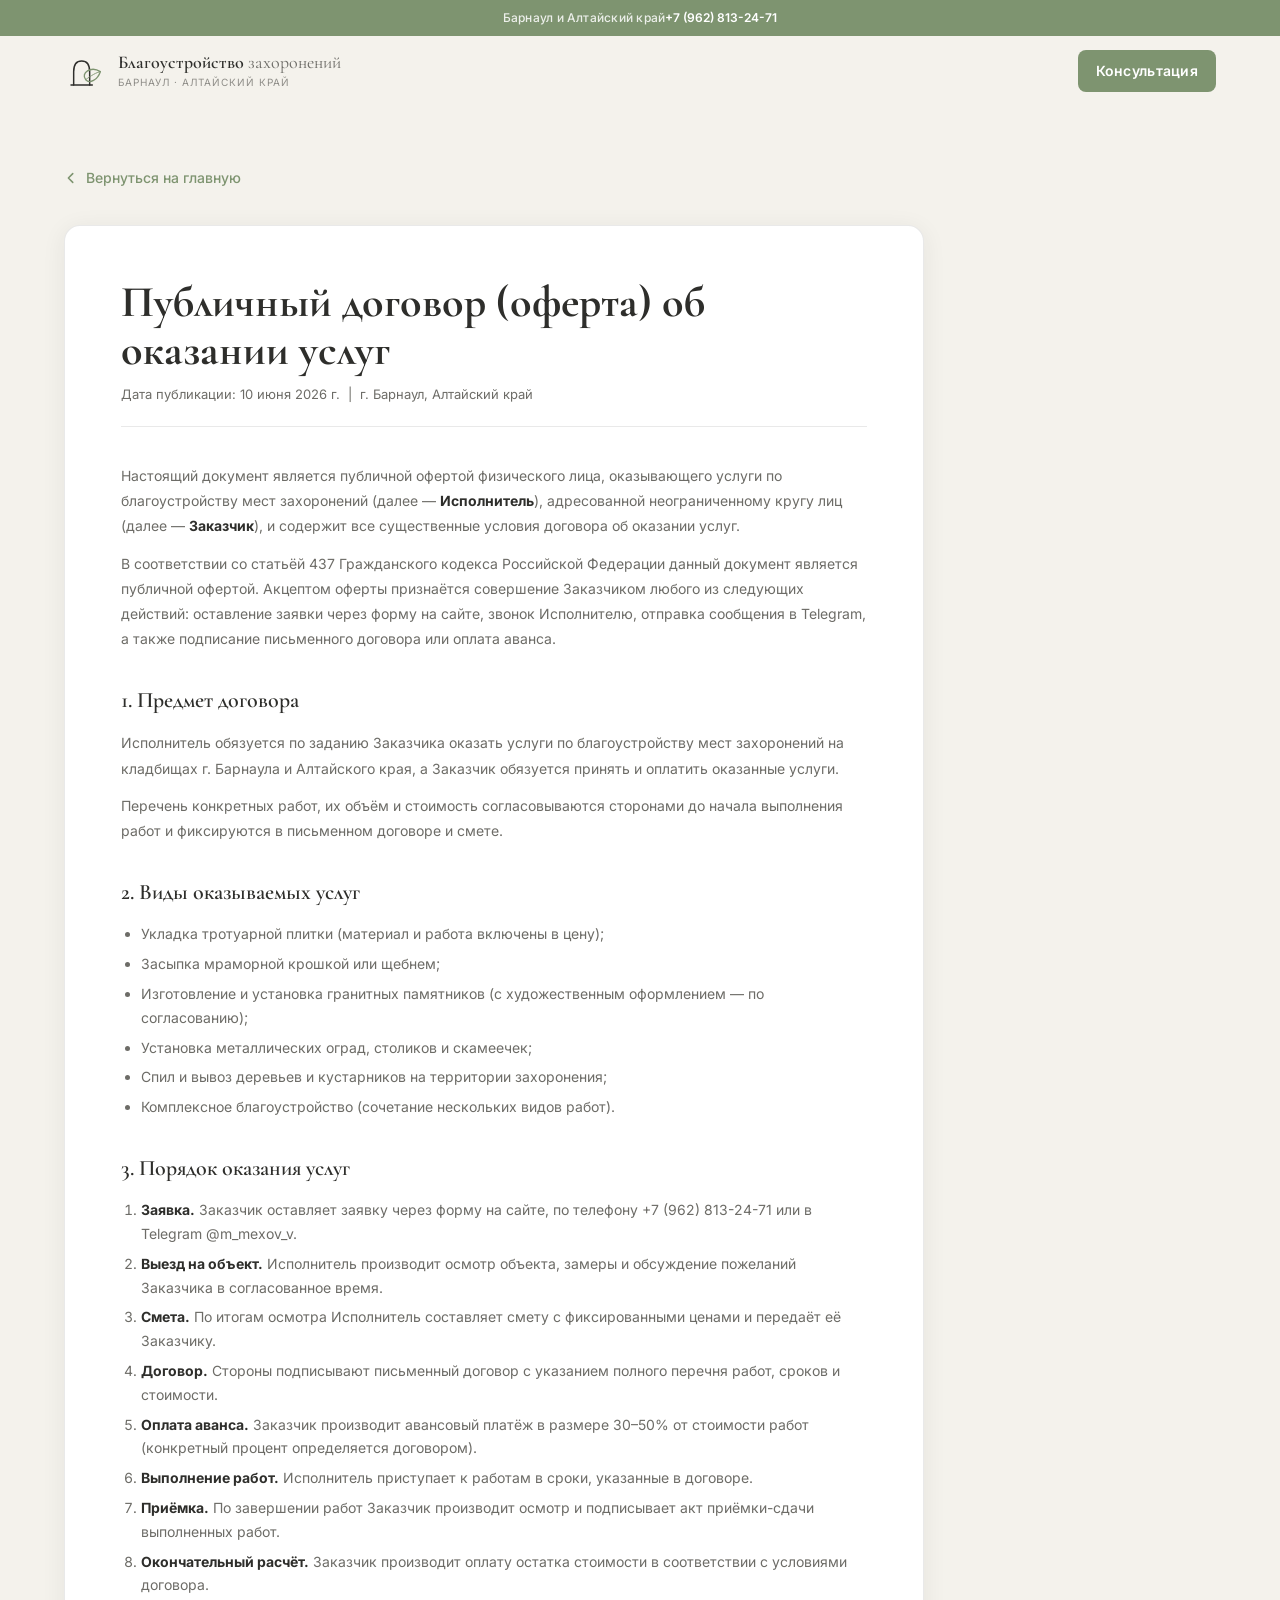
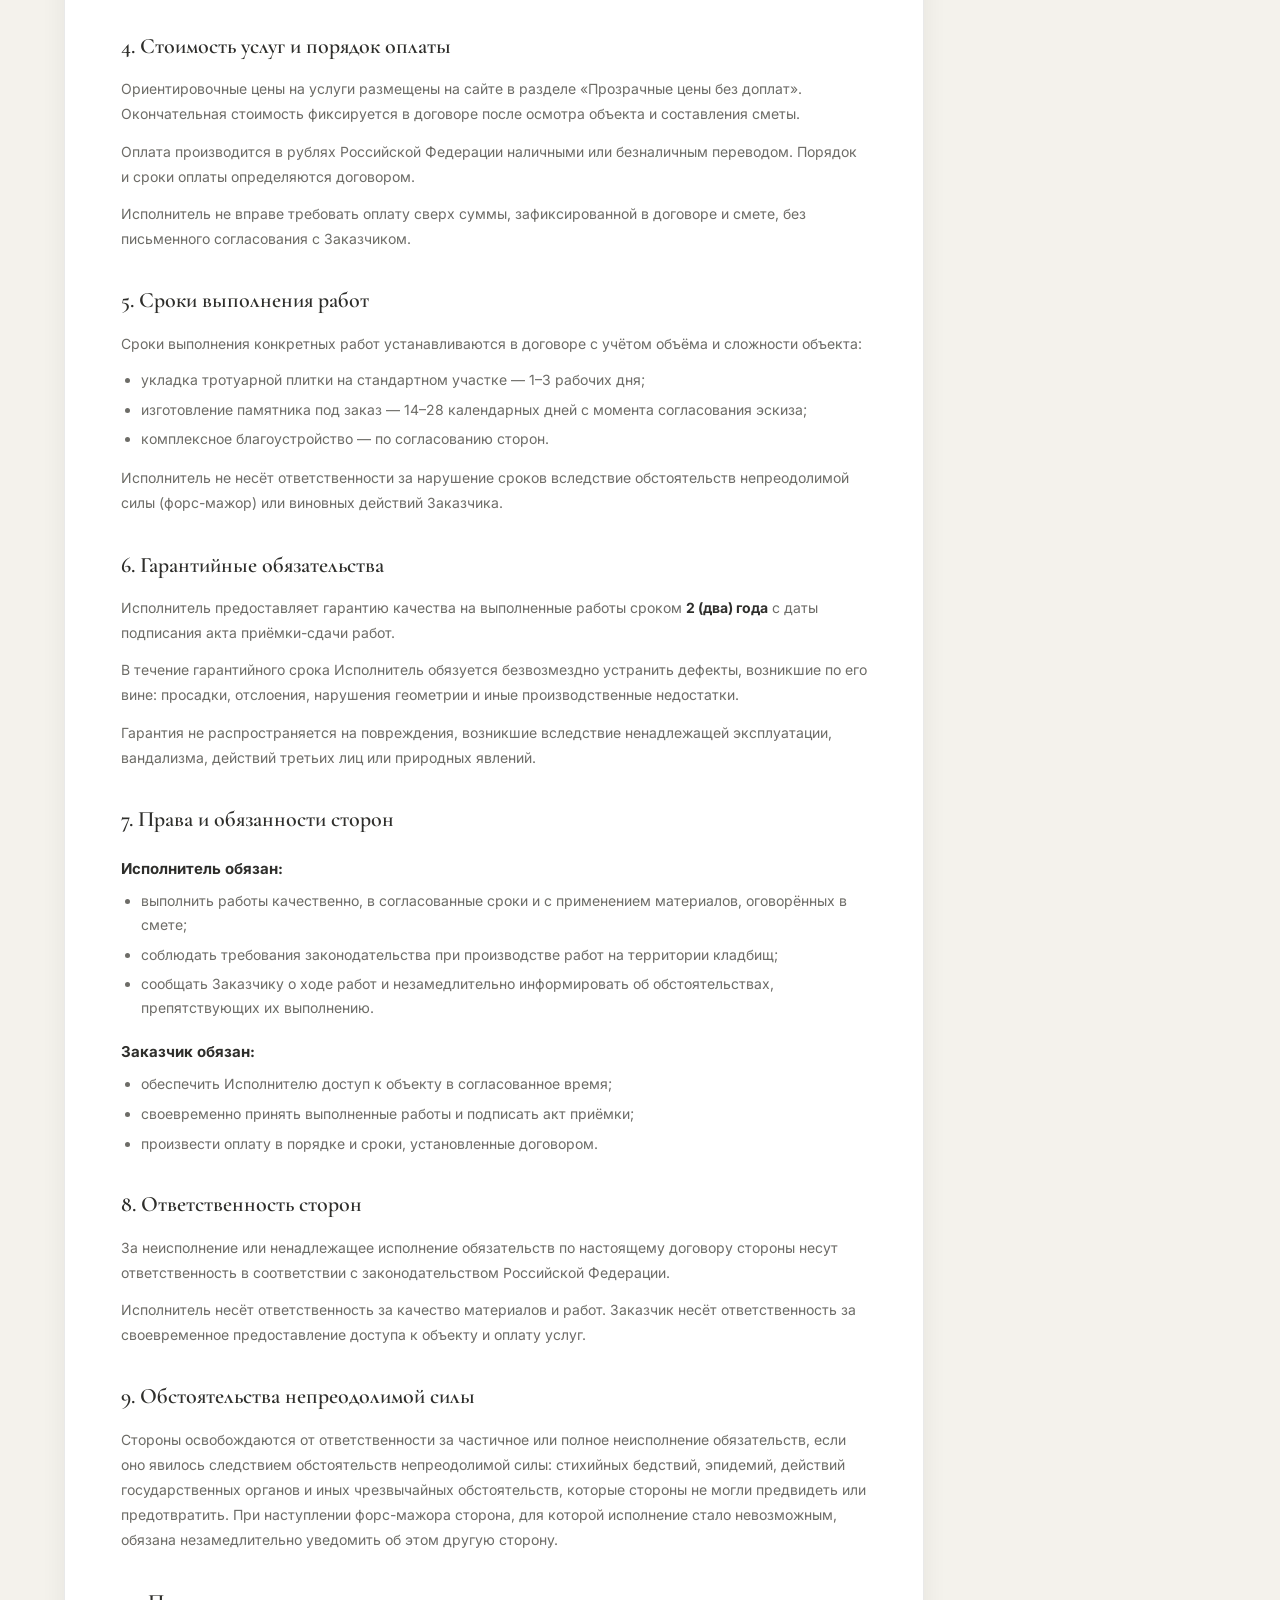
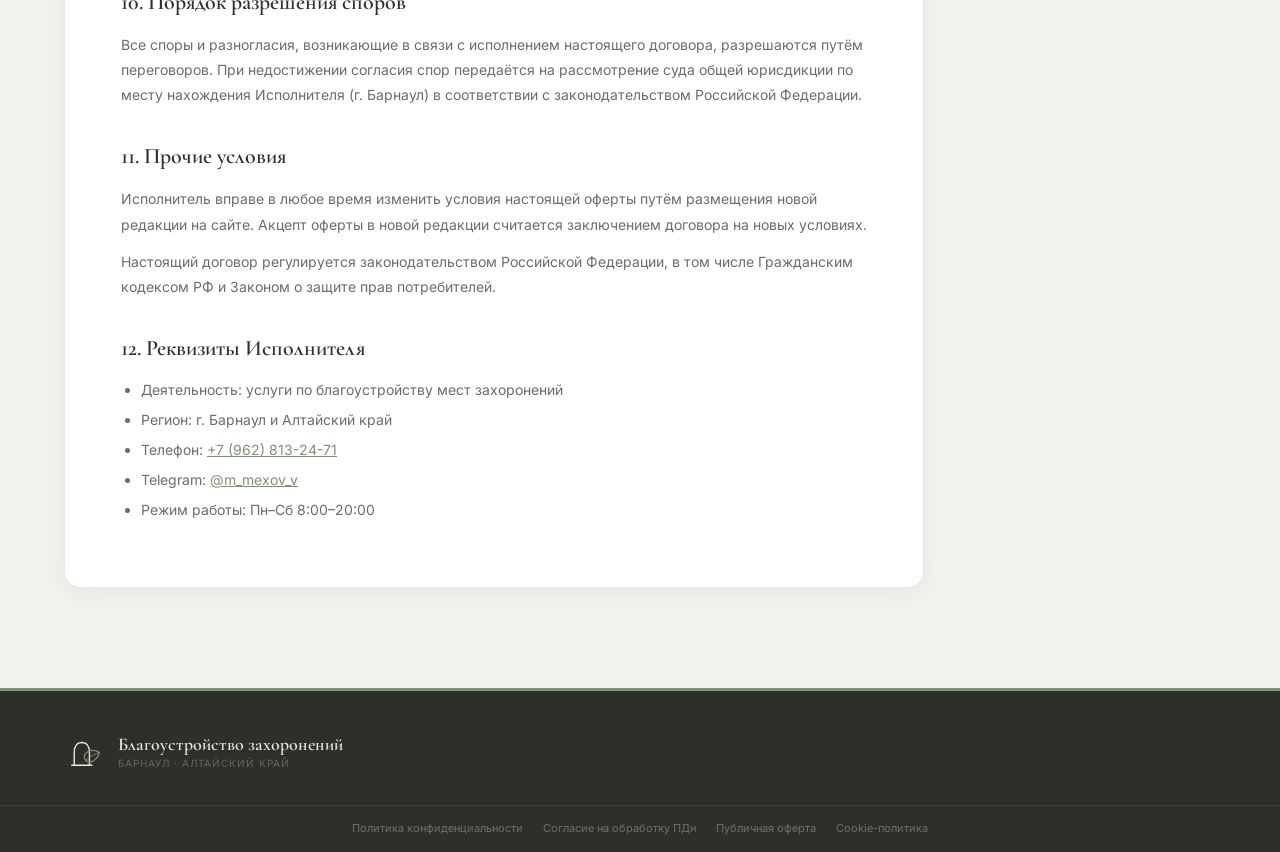
<file: public-offer.html>
<!DOCTYPE html>
<html lang="ru">
<head>
  <meta charset="UTF-8">
  <meta name="viewport" content="width=device-width, initial-scale=1.0">
  <title>Публичная оферта | Благоустройство захоронений — Барнаул</title>
  <link rel="preconnect" href="https://fonts.googleapis.com">
  <link rel="preconnect" href="https://fonts.gstatic.com" crossorigin>
  <link href="https://fonts.googleapis.com/css2?family=Cormorant+Garamond:wght@400;600;700&family=Inter:wght@400;500;600;700&display=swap" rel="stylesheet">
  <link rel="stylesheet" href="styles.css">
</head>
<body>

<div class="topbar">
  <div class="container topbar__inner">
    <div class="topbar__meta"><span class="topbar__item">Барнаул и Алтайский край</span></div>
    <div class="topbar__contacts"><a href="tel:+79628132471" class="topbar__link">+7 (962) 813-24-71</a></div>
  </div>
</div>

<header class="header" id="header">
  <div class="container header__inner">
    <a href="index.html" class="logo">
      <div class="logo__mark">
        <svg viewBox="0 0 60 50" fill="none" width="40" height="34">
          <path d="M13 46L13 26Q13 10 25 10Q37 10 37 26L37 46" stroke="#2E2E2B" stroke-width="2.2" stroke-linecap="round" stroke-linejoin="round"/>
          <path d="M9 46L41 46" stroke="#2E2E2B" stroke-width="2.2" stroke-linecap="round"/>
          <path d="M31 38C23 28 39 17 53 26C49 38 37 45 31 38Z" stroke="#7E9470" stroke-width="2" stroke-linecap="round" stroke-linejoin="round"/>
          <path d="M31 38C39 32 47 27 53 26" stroke="#7E9470" stroke-width="1.4" stroke-linecap="round"/>
        </svg>
      </div>
      <div class="logo__texts">
        <span class="logo__text">Благоустройство<span class="logo__suffix"> захоронений</span></span>
        <span class="logo__sub">Барнаул · Алтайский край</span>
      </div>
    </a>
    <a href="index.html#contact" class="btn btn--accent btn--sm" style="margin-left:auto">Консультация</a>
  </div>
</header>

<main class="legal-main">
  <div class="container">
    <nav class="legal-back">
      <a href="index.html">
        <svg viewBox="0 0 16 16" fill="none" width="14" height="14"><path d="M10 3L5 8l5 5" stroke="currentColor" stroke-width="1.8" stroke-linecap="round" stroke-linejoin="round"/></svg>
        Вернуться на главную
      </a>
    </nav>
    <article class="legal-content">
      <h1>Публичный договор (оферта) об оказании услуг</h1>
      <p class="legal-meta">Дата публикации: 10 июня 2026 г. &nbsp;|&nbsp; г. Барнаул, Алтайский край</p>

      <p>Настоящий документ является публичной офертой физического лица, оказывающего услуги по благоустройству мест захоронений (далее — <strong>Исполнитель</strong>), адресованной неограниченному кругу лиц (далее — <strong>Заказчик</strong>), и содержит все существенные условия договора об оказании услуг.</p>
      <p>В соответствии со статьёй 437 Гражданского кодекса Российской Федерации данный документ является публичной офертой. Акцептом оферты признаётся совершение Заказчиком любого из следующих действий: оставление заявки через форму на сайте, звонок Исполнителю, отправка сообщения в Telegram, а также подписание письменного договора или оплата аванса.</p>

      <h2>1. Предмет договора</h2>
      <p>Исполнитель обязуется по заданию Заказчика оказать услуги по благоустройству мест захоронений на кладбищах г. Барнаула и Алтайского края, а Заказчик обязуется принять и оплатить оказанные услуги.</p>
      <p>Перечень конкретных работ, их объём и стоимость согласовываются сторонами до начала выполнения работ и фиксируются в письменном договоре и смете.</p>

      <h2>2. Виды оказываемых услуг</h2>
      <ul>
        <li>Укладка тротуарной плитки (материал и работа включены в цену);</li>
        <li>Засыпка мраморной крошкой или щебнем;</li>
        <li>Изготовление и установка гранитных памятников (с художественным оформлением — по согласованию);</li>
        <li>Установка металлических оград, столиков и скамеечек;</li>
        <li>Спил и вывоз деревьев и кустарников на территории захоронения;</li>
        <li>Комплексное благоустройство (сочетание нескольких видов работ).</li>
      </ul>

      <h2>3. Порядок оказания услуг</h2>
      <ol>
        <li><strong>Заявка.</strong> Заказчик оставляет заявку через форму на сайте, по телефону +7 (962) 813-24-71 или в Telegram @m_mexov_v.</li>
        <li><strong>Выезд на объект.</strong> Исполнитель производит осмотр объекта, замеры и обсуждение пожеланий Заказчика в согласованное время.</li>
        <li><strong>Смета.</strong> По итогам осмотра Исполнитель составляет смету с фиксированными ценами и передаёт её Заказчику.</li>
        <li><strong>Договор.</strong> Стороны подписывают письменный договор с указанием полного перечня работ, сроков и стоимости.</li>
        <li><strong>Оплата аванса.</strong> Заказчик производит авансовый платёж в размере 30–50% от стоимости работ (конкретный процент определяется договором).</li>
        <li><strong>Выполнение работ.</strong> Исполнитель приступает к работам в сроки, указанные в договоре.</li>
        <li><strong>Приёмка.</strong> По завершении работ Заказчик производит осмотр и подписывает акт приёмки-сдачи выполненных работ.</li>
        <li><strong>Окончательный расчёт.</strong> Заказчик производит оплату остатка стоимости в соответствии с условиями договора.</li>
      </ol>

      <h2>4. Стоимость услуг и порядок оплаты</h2>
      <p>Ориентировочные цены на услуги размещены на сайте в разделе «Прозрачные цены без доплат». Окончательная стоимость фиксируется в договоре после осмотра объекта и составления сметы.</p>
      <p>Оплата производится в рублях Российской Федерации наличными или безналичным переводом. Порядок и сроки оплаты определяются договором.</p>
      <p>Исполнитель не вправе требовать оплату сверх суммы, зафиксированной в договоре и смете, без письменного согласования с Заказчиком.</p>

      <h2>5. Сроки выполнения работ</h2>
      <p>Сроки выполнения конкретных работ устанавливаются в договоре с учётом объёма и сложности объекта:</p>
      <ul>
        <li>укладка тротуарной плитки на стандартном участке — 1–3 рабочих дня;</li>
        <li>изготовление памятника под заказ — 14–28 календарных дней с момента согласования эскиза;</li>
        <li>комплексное благоустройство — по согласованию сторон.</li>
      </ul>
      <p>Исполнитель не несёт ответственности за нарушение сроков вследствие обстоятельств непреодолимой силы (форс-мажор) или виновных действий Заказчика.</p>

      <h2>6. Гарантийные обязательства</h2>
      <p>Исполнитель предоставляет гарантию качества на выполненные работы сроком <strong>2 (два) года</strong> с даты подписания акта приёмки-сдачи работ.</p>
      <p>В течение гарантийного срока Исполнитель обязуется безвозмездно устранить дефекты, возникшие по его вине: просадки, отслоения, нарушения геометрии и иные производственные недостатки.</p>
      <p>Гарантия не распространяется на повреждения, возникшие вследствие ненадлежащей эксплуатации, вандализма, действий третьих лиц или природных явлений.</p>

      <h2>7. Права и обязанности сторон</h2>
      <h3>Исполнитель обязан:</h3>
      <ul>
        <li>выполнить работы качественно, в согласованные сроки и с применением материалов, оговорённых в смете;</li>
        <li>соблюдать требования законодательства при производстве работ на территории кладбищ;</li>
        <li>сообщать Заказчику о ходе работ и незамедлительно информировать об обстоятельствах, препятствующих их выполнению.</li>
      </ul>
      <h3>Заказчик обязан:</h3>
      <ul>
        <li>обеспечить Исполнителю доступ к объекту в согласованное время;</li>
        <li>своевременно принять выполненные работы и подписать акт приёмки;</li>
        <li>произвести оплату в порядке и сроки, установленные договором.</li>
      </ul>

      <h2>8. Ответственность сторон</h2>
      <p>За неисполнение или ненадлежащее исполнение обязательств по настоящему договору стороны несут ответственность в соответствии с законодательством Российской Федерации.</p>
      <p>Исполнитель несёт ответственность за качество материалов и работ. Заказчик несёт ответственность за своевременное предоставление доступа к объекту и оплату услуг.</p>

      <h2>9. Обстоятельства непреодолимой силы</h2>
      <p>Стороны освобождаются от ответственности за частичное или полное неисполнение обязательств, если оно явилось следствием обстоятельств непреодолимой силы: стихийных бедствий, эпидемий, действий государственных органов и иных чрезвычайных обстоятельств, которые стороны не могли предвидеть или предотвратить. При наступлении форс-мажора сторона, для которой исполнение стало невозможным, обязана незамедлительно уведомить об этом другую сторону.</p>

      <h2>10. Порядок разрешения споров</h2>
      <p>Все споры и разногласия, возникающие в связи с исполнением настоящего договора, разрешаются путём переговоров. При недостижении согласия спор передаётся на рассмотрение суда общей юрисдикции по месту нахождения Исполнителя (г. Барнаул) в соответствии с законодательством Российской Федерации.</p>

      <h2>11. Прочие условия</h2>
      <p>Исполнитель вправе в любое время изменить условия настоящей оферты путём размещения новой редакции на сайте. Акцепт оферты в новой редакции считается заключением договора на новых условиях.</p>
      <p>Настоящий договор регулируется законодательством Российской Федерации, в том числе Гражданским кодексом РФ и Законом о защите прав потребителей.</p>

      <h2>12. Реквизиты Исполнителя</h2>
      <ul>
        <li>Деятельность: услуги по благоустройству мест захоронений</li>
        <li>Регион: г. Барнаул и Алтайский край</li>
        <li>Телефон: <a href="tel:+79628132471">+7 (962) 813-24-71</a></li>
        <li>Telegram: <a href="https://t.me/m_mexov_v" target="_blank" rel="noopener">@m_mexov_v</a></li>
        <li>Режим работы: Пн–Сб 8:00–20:00</li>
      </ul>
    </article>
  </div>
</main>

<footer class="footer">
  <div class="container footer__inner">
    <div class="footer__left">
      <a href="index.html" class="logo">
        <div class="logo__mark">
          <svg viewBox="0 0 60 50" fill="none" width="38" height="32">
            <path d="M13 46L13 26Q13 10 25 10Q37 10 37 26L37 46" stroke="#E6EADF" stroke-width="2.2" stroke-linecap="round" stroke-linejoin="round"/>
            <path d="M9 46L41 46" stroke="#E6EADF" stroke-width="2.2" stroke-linecap="round"/>
            <path d="M31 38C23 28 39 17 53 26C49 38 37 45 31 38Z" stroke="#7E9470" stroke-width="2" stroke-linecap="round" stroke-linejoin="round"/>
            <path d="M31 38C39 32 47 27 53 26" stroke="#7E9470" stroke-width="1.4" stroke-linecap="round"/>
          </svg>
        </div>
        <div class="logo__texts">
          <span class="logo__text">Благоустройство захоронений</span>
          <span class="logo__sub">Барнаул · Алтайский край</span>
        </div>
      </a>
    </div>
  </div>
  <div class="footer__legal">
    <div class="container">
      <a href="privacy-policy.html">Политика конфиденциальности</a>
      <a href="privacy-consent.html">Согласие на обработку ПДн</a>
      <a href="public-offer.html">Публичная оферта</a>
      <a href="cookie-policy.html">Cookie-политика</a>
    </div>
  </div>
</footer>

</body>
</html>
</file>
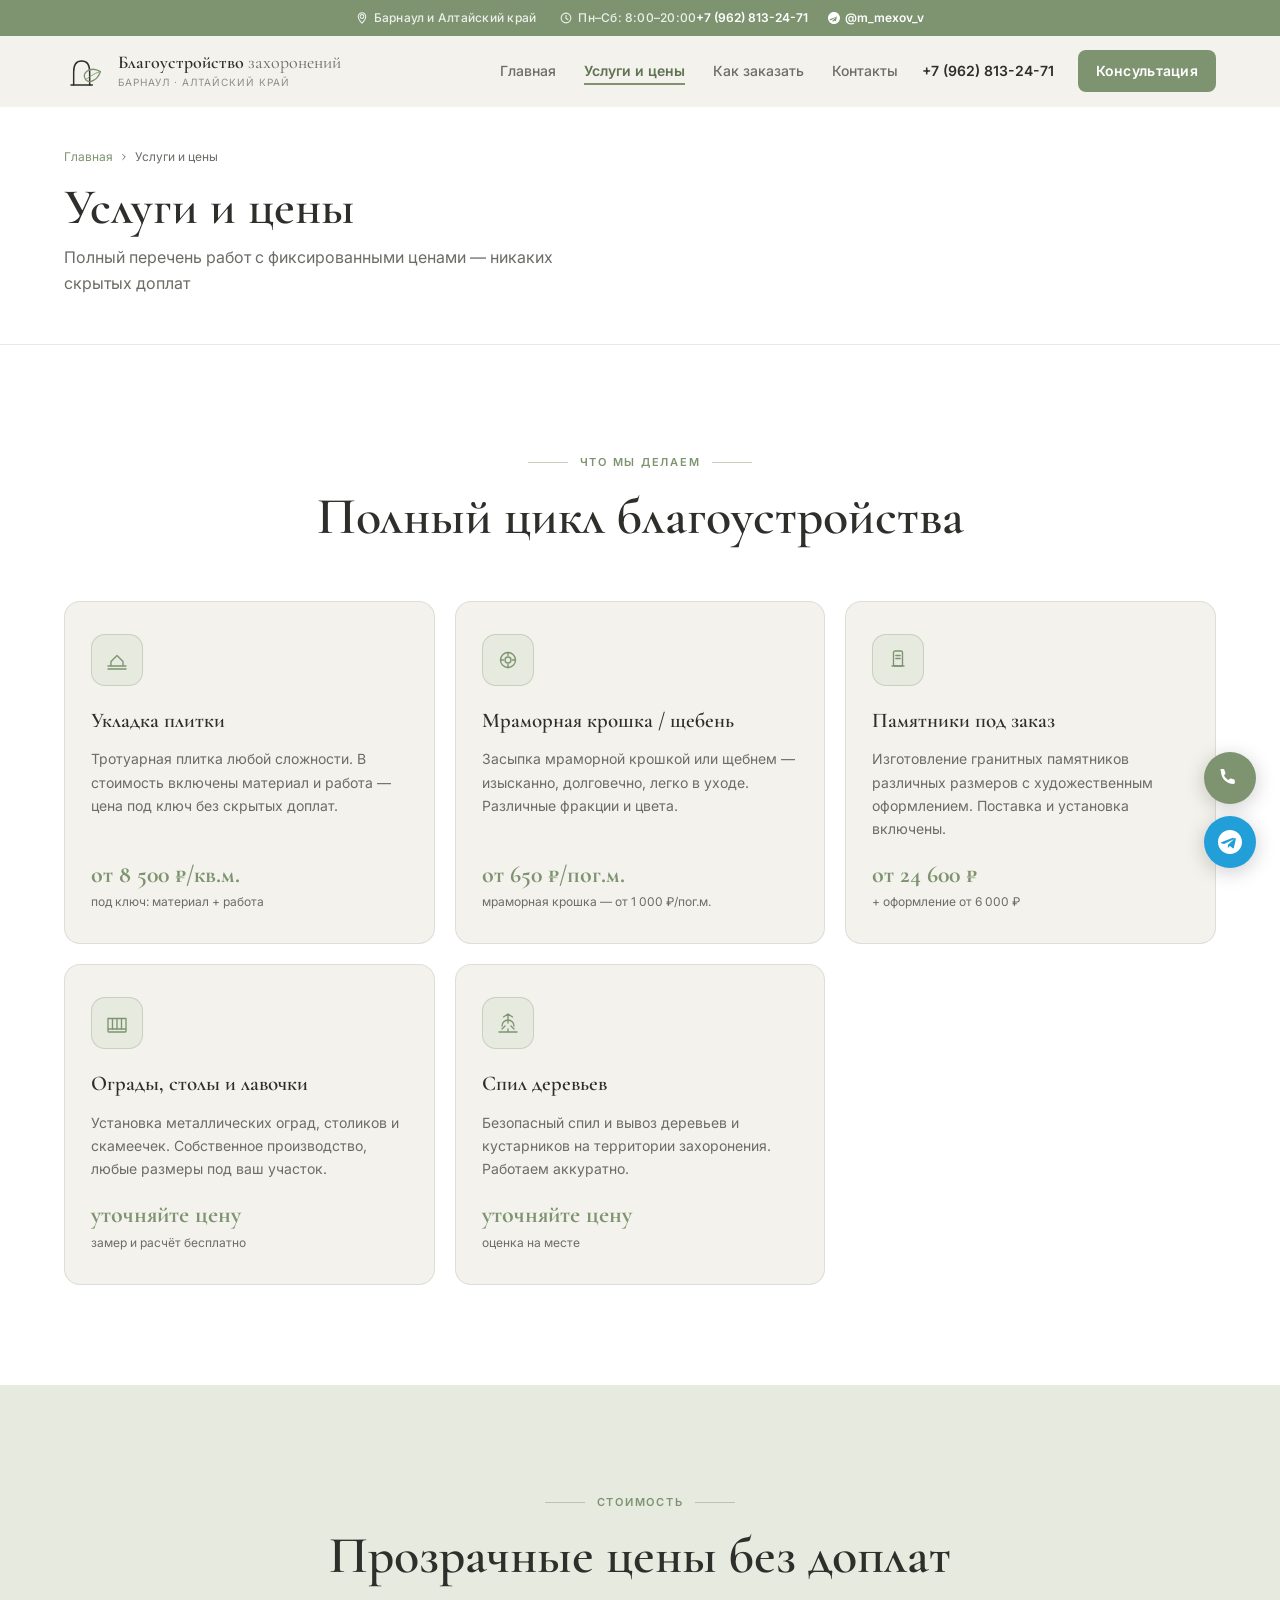
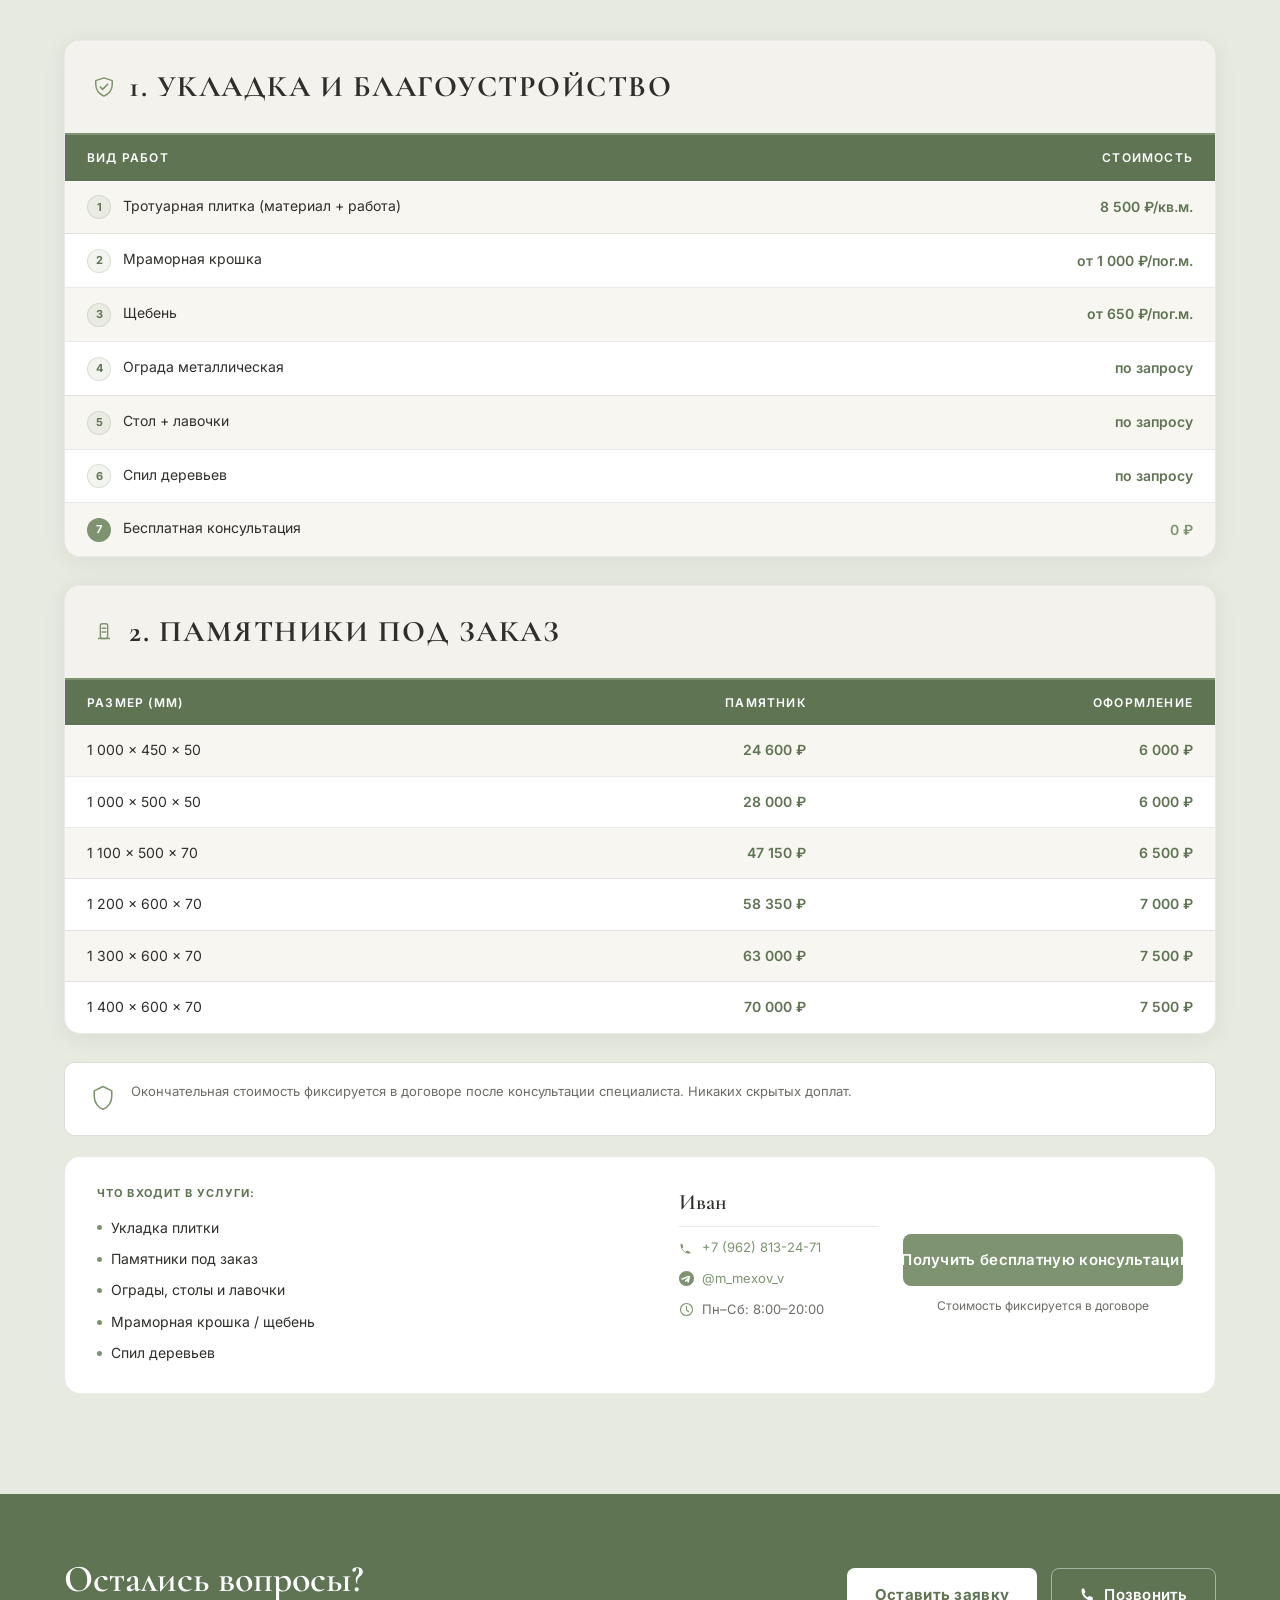
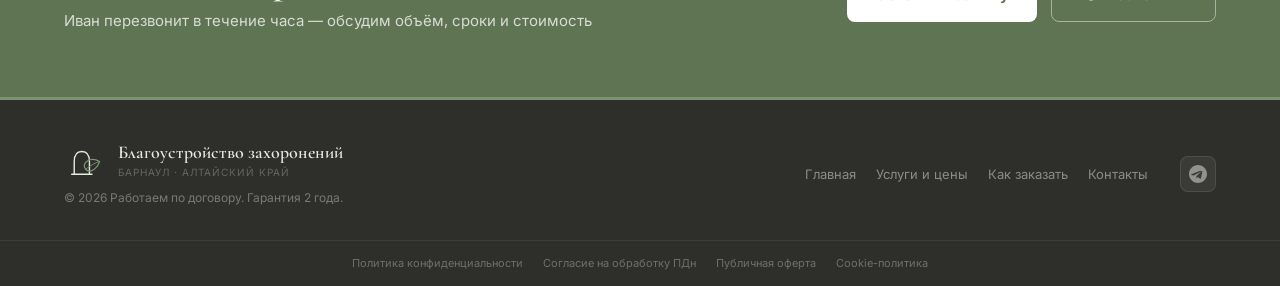
<file: uslugi.html>
<!DOCTYPE html>
<html lang="ru">
<head>
  <meta charset="UTF-8">
  <meta name="viewport" content="width=device-width, initial-scale=1.0">
  <title>Услуги и цены | Благоустройство захоронений — Барнаул</title>
  <meta name="description" content="Услуги по благоустройству захоронений в Барнауле: укладка плитки от 8500 ₽/кв.м., памятники от 24600 ₽, ограды, мраморная крошка. Прозрачный прайс без доплат.">
  <link rel="preconnect" href="https://fonts.googleapis.com">
  <link rel="preconnect" href="https://fonts.gstatic.com" crossorigin>
  <link href="https://fonts.googleapis.com/css2?family=Cormorant+Garamond:ital,wght@0,400;0,500;0,600;0,700;1,400;1,600&family=Inter:wght@400;500;600;700&display=swap" rel="stylesheet">
  <link rel="stylesheet" href="styles.css">
</head>
<body>

<!-- ===== TOPBAR ===== -->
<div class="topbar">
  <div class="container topbar__inner">
    <div class="topbar__meta">
      <span class="topbar__item">
        <svg viewBox="0 0 16 16" fill="none" width="12" height="12"><path d="M8 8.5a2.5 2.5 0 100-5 2.5 2.5 0 000 5z" stroke="currentColor" stroke-width="1.4"/><path d="M8 1C5.24 1 3 3.24 3 6c0 3.75 5 9 5 9s5-5.25 5-9c0-2.76-2.24-5-5-5z" stroke="currentColor" stroke-width="1.4"/></svg>
        Барнаул и Алтайский край
      </span>
      <span class="topbar__item">
        <svg viewBox="0 0 16 16" fill="none" width="12" height="12"><circle cx="8" cy="8" r="6.5" stroke="currentColor" stroke-width="1.4"/><path d="M8 4.5v4l2.5 1.5" stroke="currentColor" stroke-width="1.4" stroke-linecap="round"/></svg>
        Пн–Сб: 8:00–20:00
      </span>
    </div>
    <div class="topbar__contacts">
      <a href="tel:+79628132471" class="topbar__link">+7 (962) 813-24-71</a>
      <a href="https://t.me/m_mexov_v" class="topbar__link" target="_blank" rel="noopener">
        <svg viewBox="0 0 16 16" fill="currentColor" width="12" height="12"><path d="M8 0C3.58 0 0 3.58 0 8s3.58 8 8 8 8-3.58 8-8-3.58-8-8-8zm3.96 5.46l-1.35 6.35c-.1.44-.36.55-.72.34l-2-.47-1.47 1.41c-.1.1-.2.2-.41.2l.14-2.06 3.76-3.39c.16-.14-.03-.22-.25-.08L4.07 11.08l-1.97-.62c-.43-.13-.44-.43.09-.64l7.73-2.98c.36-.13.68.09.04.62z"/></svg>
        @m_mexov_v
      </a>
    </div>
  </div>
</div>

<!-- ===== HEADER ===== -->
<header class="header" id="header">
  <div class="container header__inner">
    <a href="index.html" class="logo">
      <div class="logo__mark">
        <svg viewBox="0 0 60 50" fill="none" width="40" height="34">
          <path d="M13 46L13 26Q13 10 25 10Q37 10 37 26L37 46" stroke="#2E2E2B" stroke-width="2.2" stroke-linecap="round" stroke-linejoin="round"/>
          <path d="M9 46L41 46" stroke="#2E2E2B" stroke-width="2.2" stroke-linecap="round"/>
          <path d="M31 38C23 28 39 17 53 26C49 38 37 45 31 38Z" stroke="#7E9470" stroke-width="2" stroke-linecap="round" stroke-linejoin="round"/>
          <path d="M31 38C39 32 47 27 53 26" stroke="#7E9470" stroke-width="1.4" stroke-linecap="round"/>
        </svg>
      </div>
      <div class="logo__texts">
        <span class="logo__text">Благоустройство<span class="logo__suffix"> захоронений</span></span>
        <span class="logo__sub">Барнаул · Алтайский край</span>
      </div>
    </a>
    <nav class="nav" id="nav">
      <a href="index.html">Главная</a>
      <a href="uslugi.html">Услуги и цены</a>
      <a href="kak-zakazat.html">Как заказать</a>
      <a href="contacts.html">Контакты</a>
    </nav>
    <a href="tel:+79628132471" class="header__phone">+7 (962) 813-24-71</a>
    <a href="contacts.html" class="btn btn--accent btn--sm"><span>Консультация</span></a>
    <button class="burger" id="burger" aria-label="Меню">
      <span></span><span></span><span></span>
    </button>
  </div>
</header>

<!-- ===== PAGE BANNER ===== -->
<div class="page-banner">
  <div class="container">
    <nav class="page-banner__breadcrumb" aria-label="Хлебные крошки">
      <a href="index.html">Главная</a>
      <svg viewBox="0 0 16 16" fill="none" width="10" height="10"><path d="M6 4l4 4-4 4" stroke="currentColor" stroke-width="1.6" stroke-linecap="round" stroke-linejoin="round"/></svg>
      <span>Услуги и цены</span>
    </nav>
    <h1 class="page-banner__title">Услуги и цены</h1>
    <p class="page-banner__sub">Полный перечень работ с фиксированными ценами — никаких скрытых доплат</p>
  </div>
</div>

<!-- ===== УСЛУГИ ===== -->
<section class="services" id="services">
  <div class="container">
    <div class="section-head reveal">
      <div class="section-label">Что мы делаем</div>
      <h2 class="section-title">Полный цикл благоустройства</h2>
    </div>
    <div class="services__grid">
      <div class="srv">
        <div class="srv__icon">
          <svg viewBox="0 0 32 32" fill="none"><path d="M4 28h24M4 24h24M8 24v-6l8-8 8 8v6" stroke="currentColor" stroke-width="1.8" stroke-linecap="round" stroke-linejoin="round"/></svg>
        </div>
        <h3 class="srv__title">Укладка плитки</h3>
        <p class="srv__text">Тротуарная плитка любой сложности. В стоимость включены материал и работа — цена под ключ без скрытых доплат.</p>
        <div class="srv__price">от 8 500 ₽/кв.м.</div>
        <div class="srv__note">под ключ: материал + работа</div>
      </div>
      <div class="srv">
        <div class="srv__icon">
          <svg viewBox="0 0 32 32" fill="none"><circle cx="16" cy="16" r="10" stroke="currentColor" stroke-width="1.8"/><circle cx="16" cy="16" r="4" stroke="currentColor" stroke-width="1.8"/><path d="M16 6v4M16 22v4M6 16h4M22 16h4" stroke="currentColor" stroke-width="1.8" stroke-linecap="round"/></svg>
        </div>
        <h3 class="srv__title">Мраморная крошка / щебень</h3>
        <p class="srv__text">Засыпка мраморной крошкой или щебнем — изысканно, долговечно, легко в уходе. Различные фракции и цвета.</p>
        <div class="srv__price">от 650 ₽/пог.м.</div>
        <div class="srv__note">мраморная крошка — от 1 000 ₽/пог.м.</div>
      </div>
      <div class="srv">
        <div class="srv__icon">
          <svg viewBox="0 0 32 32" fill="none"><rect x="10" y="4" width="12" height="20" rx="2" stroke="currentColor" stroke-width="1.8"/><path d="M8 24h16M13 10h6M13 14h6" stroke="currentColor" stroke-width="1.8" stroke-linecap="round"/></svg>
        </div>
        <h3 class="srv__title">Памятники под заказ</h3>
        <p class="srv__text">Изготовление гранитных памятников различных размеров с художественным оформлением. Поставка и установка включены.</p>
        <div class="srv__price">от 24 600 ₽</div>
        <div class="srv__note">+ оформление от 6 000 ₽</div>
      </div>
      <div class="srv">
        <div class="srv__icon">
          <svg viewBox="0 0 32 32" fill="none"><rect x="4" y="24" width="24" height="4" rx="1" stroke="currentColor" stroke-width="1.8"/><path d="M4 24V10M28 24V10M4 10h24M10 10V24M22 10V24M16 10V24" stroke="currentColor" stroke-width="1.8" stroke-linecap="round"/></svg>
        </div>
        <h3 class="srv__title">Ограды, столы и лавочки</h3>
        <p class="srv__text">Установка металлических оград, столиков и скамеечек. Собственное производство, любые размеры под ваш участок.</p>
        <div class="srv__price">уточняйте цену</div>
        <div class="srv__note">замер и расчёт бесплатно</div>
      </div>
      <div class="srv">
        <div class="srv__icon">
          <svg viewBox="0 0 32 32" fill="none"><path d="M16 4v12M10 8l6-4 6 4M8 20c0-4.4 3.6-8 8-8s8 3.6 8 8" stroke="currentColor" stroke-width="1.8" stroke-linecap="round" stroke-linejoin="round"/><path d="M4 28h24M8 24l4-4M24 24l-4-4M16 28v-4" stroke="currentColor" stroke-width="1.8" stroke-linecap="round"/></svg>
        </div>
        <h3 class="srv__title">Спил деревьев</h3>
        <p class="srv__text">Безопасный спил и вывоз деревьев и кустарников на территории захоронения. Работаем аккуратно.</p>
        <div class="srv__price">уточняйте цену</div>
        <div class="srv__note">оценка на месте</div>
      </div>
    </div>
  </div>
</section>

<!-- ===== ПРАЙС-ЛИСТ ===== -->
<section class="price" id="price">
  <div class="container">
    <div class="section-head reveal">
      <div class="section-label">Стоимость</div>
      <h2 class="section-title">Прозрачные цены без доплат</h2>
    </div>

    <div class="price2__block reveal">
      <div class="price2__block-head">
        <svg viewBox="0 0 24 24" fill="none" width="22" height="22"><path d="M12 22c5.5-2.5 9-7.5 9-13V5l-9-3-9 3v4c0 5.5 3.5 10.5 9 13z" stroke="#7E9470" stroke-width="1.6" stroke-linejoin="round"/><path d="M8 12l2.5 2.5L16 9" stroke="#7E9470" stroke-width="1.8" stroke-linecap="round" stroke-linejoin="round"/></svg>
        1. Укладка и благоустройство
      </div>
      <div class="price2__table-wrap">
        <table class="price2__table">
          <thead>
            <tr><th>Вид работ</th><th>Стоимость</th></tr>
          </thead>
          <tbody>
            <tr><td><span class="price2__num">1</span>Тротуарная плитка (материал + работа)</td><td>8 500 ₽/кв.м.</td></tr>
            <tr><td><span class="price2__num">2</span>Мраморная крошка</td><td>от 1 000 ₽/пог.м.</td></tr>
            <tr><td><span class="price2__num">3</span>Щебень</td><td>от 650 ₽/пог.м.</td></tr>
            <tr><td><span class="price2__num">4</span>Ограда металлическая</td><td>по запросу</td></tr>
            <tr><td><span class="price2__num">5</span>Стол + лавочки</td><td>по запросу</td></tr>
            <tr><td><span class="price2__num">6</span>Спил деревьев</td><td>по запросу</td></tr>
            <tr class="price2__row--free"><td><span class="price2__num price2__num--green">7</span>Бесплатная консультация</td><td>0 ₽</td></tr>
          </tbody>
        </table>
      </div>
    </div>

    <div class="price2__block reveal">
      <div class="price2__block-head">
        <svg viewBox="0 0 24 24" fill="none" width="22" height="22"><rect x="8" y="3" width="8" height="16" rx="2" stroke="#7E9470" stroke-width="1.6"/><path d="M6 19h12M10 8h4M10 12h4" stroke="#7E9470" stroke-width="1.6" stroke-linecap="round"/></svg>
        2. Памятники под заказ
      </div>
      <div class="price2__table-wrap">
        <table class="price2__table price2__table--3col">
          <thead>
            <tr><th>Размер (мм)</th><th>Памятник</th><th>Оформление</th></tr>
          </thead>
          <tbody>
            <tr><td>1 000 × 450 × 50</td><td>24 600 ₽</td><td>6 000 ₽</td></tr>
            <tr><td>1 000 × 500 × 50</td><td>28 000 ₽</td><td>6 000 ₽</td></tr>
            <tr><td>1 100 × 500 × 70</td><td>47 150 ₽</td><td>6 500 ₽</td></tr>
            <tr><td>1 200 × 600 × 70</td><td>58 350 ₽</td><td>7 000 ₽</td></tr>
            <tr><td>1 300 × 600 × 70</td><td>63 000 ₽</td><td>7 500 ₽</td></tr>
            <tr><td>1 400 × 600 × 70</td><td>70 000 ₽</td><td>7 500 ₽</td></tr>
          </tbody>
        </table>
      </div>
    </div>

    <div class="price2__footer reveal">
      <div class="price2__note">
        <div class="price2__note-icon">
          <svg viewBox="0 0 32 32" fill="none" width="28" height="28"><path d="M16 4L6 9v6.5c0 6.5 4.2 12.6 10 14.5 5.8-1.9 10-8 10-14.5V9L16 4z" stroke="#7E9470" stroke-width="1.8" stroke-linejoin="round"/></svg>
        </div>
        <p>Окончательная стоимость фиксируется в договоре после консультации специалиста. Никаких скрытых доплат.</p>
      </div>
      <div class="price2__bottom">
        <div class="price2__includes">
          <strong>Что входит в услуги:</strong>
          <ul>
            <li>Укладка плитки</li>
            <li>Памятники под заказ</li>
            <li>Ограды, столы и лавочки</li>
            <li>Мраморная крошка / щебень</li>
            <li>Спил деревьев</li>
          </ul>
        </div>
        <div class="price2__contact">
          <div class="price2__contact-name">Иван</div>
          <a href="tel:+79628132471" class="price2__contact-item">
            <svg viewBox="0 0 20 20" fill="none" width="15" height="15"><path d="M2 5.5a.5.5 0 01.5-.5h.878c.486 0 .916.308 1.079.768l1.046 2.98a1.5 1.5 0 01-.342 1.574L4.07 11.43C5.2 13.42 6.58 14.8 8.57 15.93l1.108-1.09a1.5 1.5 0 011.574-.343l2.98 1.046c.46.162.768.593.768 1.079V17.5a.5.5 0 01-.5.5C7.596 18 2 12.404 2 5.5z" fill="#7E9470"/></svg>
            +7 (962) 813-24-71
          </a>
          <a href="https://t.me/m_mexov_v" class="price2__contact-item" target="_blank" rel="noopener">
            <svg viewBox="0 0 20 20" fill="#7E9470" width="15" height="15"><path d="M10 0C4.48 0 0 4.48 0 10s4.48 10 10 10 10-4.48 10-10S15.52 0 10 0zm4.95 6.82l-1.68 7.94c-.13.56-.45.7-.9.43l-2.5-1.84-1.2 1.16c-.13.13-.25.25-.51.25l.18-2.57 4.68-4.23c.2-.18-.04-.28-.31-.1L5.09 11.77l-2.47-.77c-.54-.17-.55-.54.11-.8l9.64-3.72c.45-.17.85.11.58.34z"/></svg>
            @m_mexov_v
          </a>
          <span class="price2__contact-item">
            <svg viewBox="0 0 20 20" fill="none" width="15" height="15"><circle cx="10" cy="10" r="8" stroke="#7E9470" stroke-width="1.5"/><path d="M10 6v5l3 2" stroke="#7E9470" stroke-width="1.5" stroke-linecap="round"/></svg>
            Пн–Сб: 8:00–20:00
          </span>
        </div>
        <div class="price2__cta-col">
          <a href="contacts.html" class="btn btn--accent btn--full">
            <svg viewBox="0 0 24 24" fill="none" width="16" height="16"><path d="M12 22c5.5-2.5 9-7.5 9-13V5l-9-3-9 3v4c0 5.5 3.5 10.5 9 13z" stroke="currentColor" stroke-width="1.6" stroke-linejoin="round"/></svg>
            Получить бесплатную консультацию
          </a>
          <p class="price2__cta-note">Стоимость фиксируется в договоре</p>
        </div>
      </div>
    </div>
  </div>
</section>

<!-- ===== CTA STRIP ===== -->
<section class="cta-strip">
  <div class="container cta-strip__inner">
    <div class="cta-strip__text">
      <h2>Остались вопросы?</h2>
      <p>Иван перезвонит в течение часа — обсудим объём, сроки и стоимость</p>
    </div>
    <div class="cta-strip__actions">
      <a href="contacts.html" class="btn btn--white">Оставить заявку</a>
      <a href="tel:+79628132471" class="btn btn--ghost-light">
        <svg viewBox="0 0 20 20" fill="none" width="16" height="16"><path d="M2 3.5A1.5 1.5 0 013.5 2h.878c.486 0 .916.308 1.079.768l1.046 2.98a1.5 1.5 0 01-.342 1.574L5.07 8.43C6.2 10.42 7.58 11.8 9.57 12.93l1.108-1.09a1.5 1.5 0 011.574-.343l2.98 1.046c.46.162.768.593.768 1.079V15.5A1.5 1.5 0 0114.5 17C7.596 17 2 11.404 2 4.5V3.5z" fill="currentColor"/></svg>
        Позвонить
      </a>
    </div>
  </div>
</section>

<!-- ===== FOOTER ===== -->
<footer class="footer">
  <div class="container footer__inner">
    <div class="footer__left">
      <a href="index.html" class="logo">
        <div class="logo__mark">
          <svg viewBox="0 0 60 50" fill="none" width="38" height="32">
            <path d="M13 46L13 26Q13 10 25 10Q37 10 37 26L37 46" stroke="#E6EADF" stroke-width="2.2" stroke-linecap="round" stroke-linejoin="round"/>
            <path d="M9 46L41 46" stroke="#E6EADF" stroke-width="2.2" stroke-linecap="round"/>
            <path d="M31 38C23 28 39 17 53 26C49 38 37 45 31 38Z" stroke="#7E9470" stroke-width="2" stroke-linecap="round" stroke-linejoin="round"/>
            <path d="M31 38C39 32 47 27 53 26" stroke="#7E9470" stroke-width="1.4" stroke-linecap="round"/>
          </svg>
        </div>
        <div class="logo__texts">
          <span class="logo__text">Благоустройство захоронений</span>
          <span class="logo__sub">Барнаул · Алтайский край</span>
        </div>
      </a>
      <p class="footer__copy">© <span id="year"></span> Работаем по договору. Гарантия 2 года.</p>
    </div>
    <div class="footer__links">
      <a href="index.html">Главная</a>
      <a href="uslugi.html">Услуги и цены</a>
      <a href="kak-zakazat.html">Как заказать</a>
      <a href="contacts.html">Контакты</a>
    </div>
    <div class="footer__social">
      <a href="https://t.me/m_mexov_v" class="social-btn" title="Telegram" target="_blank" rel="noopener">
        <svg viewBox="0 0 24 24" fill="currentColor" width="18" height="18"><path d="M12 0C5.37 0 0 5.37 0 12s5.37 12 12 12 12-5.37 12-12S18.63 0 12 0zm5.94 8.19l-2.02 9.53c-.15.67-.54.83-1.08.52l-3-2.21-1.45 1.4c-.16.16-.3.3-.61.3l.22-3.08 5.62-5.08c.24-.22-.05-.34-.37-.12L6.11 14.12l-2.96-.93c-.64-.2-.65-.64.14-.95l11.57-4.46c.54-.2 1.01.13.84.95l.24-.54z"/></svg>
      </a>
    </div>
  </div>
  <div class="footer__legal">
    <div class="container">
      <a href="privacy-policy.html">Политика конфиденциальности</a>
      <a href="privacy-consent.html">Согласие на обработку ПДн</a>
      <a href="public-offer.html">Публичная оферта</a>
      <a href="cookie-policy.html">Cookie-политика</a>
    </div>
  </div>
</footer>

<a href="tel:+79628132471" class="fab fab--call" title="Позвонить">
  <svg viewBox="0 0 24 24" fill="white" width="24" height="24"><path d="M2 4.5A1.5 1.5 0 013.5 3h1.757c.487 0 .917.308 1.08.768l1.045 2.98a1.5 1.5 0 01-.341 1.574L6 9.43C7.13 11.42 8.57 12.87 10.43 14l1.108-1.09a1.5 1.5 0 011.574-.34l2.98 1.044c.46.162.768.593.768 1.08V16.5A1.5 1.5 0 0115.5 18C8.596 18 3 12.404 3 5.5V4.5z"/></svg>
</a>
<a href="https://t.me/m_mexov_v" class="fab fab--tg" title="Telegram" target="_blank" rel="noopener">
  <svg viewBox="0 0 24 24" fill="white" width="24" height="24"><path d="M12 0C5.37 0 0 5.37 0 12s5.37 12 12 12 12-5.37 12-12S18.63 0 12 0zm5.94 8.19l-2.02 9.53c-.15.67-.54.83-1.08.52l-3-2.21-1.45 1.4c-.16.16-.3.3-.61.3l.22-3.08 5.62-5.08c.24-.22-.05-.34-.37-.12L6.11 14.12l-2.96-.93c-.64-.2-.65-.64.14-.95l11.57-4.46c.54-.2 1.01.13.84.95l.24-.54z"/></svg>
</a>

<script src="script.js"></script>
</body>
</html>
</file>
<file: styles.css>
/* ===== RESET & BASE ===== */
*, *::before, *::after { box-sizing: border-box; margin: 0; padding: 0; }

:root {
  --bg:          #F4F2EC;
  --bg2:         #E6EADF;
  --surface:     #ffffff;
  --surface2:    #D9D2C5;
  --accent:      #7E9470;
  --accent-dark: #5F7453;
  --accent-soft: rgba(126,148,112,.1);
  --accent-mid:  rgba(126,148,112,.22);
  --text:        #2E2E2B;
  --muted:       #6d6c67;
  --border:      rgba(95,116,83,.22);
  --border-dim:  rgba(46,46,43,.1);
  --radius:      16px;
  --radius-sm:   10px;
  --shadow:      0 4px 24px rgba(46,46,43,.07);
  --shadow-lg:   0 12px 48px rgba(46,46,43,.12);
  --transition:  .25s ease;
}

html { scroll-behavior: smooth; }
body {
  font-family: 'Inter', sans-serif;
  background: var(--bg);
  color: var(--text);
  font-size: 16px;
  line-height: 1.6;
  -webkit-font-smoothing: antialiased;
}
h1, h2, h3 { font-family: 'Cormorant Garamond', serif; color: var(--text); }
a { text-decoration: none; color: inherit; }
img { max-width: 100%; display: block; }

.container {
  max-width: 1200px;
  margin: 0 auto;
  padding: 0 24px;
}

/* ===== KEYFRAMES ===== */
@keyframes heroIn {
  from { transform: scale(1.07); }
  to   { transform: scale(1); }
}
@keyframes fadeInUp {
  from { opacity: 0; transform: translateY(28px); }
  to   { opacity: 1; transform: none; }
}
@keyframes fadeInRight {
  from { opacity: 0; transform: translateX(36px); }
  to   { opacity: 1; transform: none; }
}
@keyframes scrollBounce {
  0%, 100% { transform: translateY(0); }
  50%       { transform: translateY(7px); }
}
@keyframes ticker {
  from { transform: translateX(0); }
  to   { transform: translateX(-50%); }
}
@keyframes pulse {
  0%, 100% { box-shadow: 0 0 0 0 rgba(126,148,112,.45); }
  60%       { box-shadow: 0 0 0 12px rgba(126,148,112,0); }
}
@keyframes badgeFloat {
  0%, 100% { transform: translateY(0); }
  50%       { transform: translateY(-6px); }
}

/* ===== BUTTONS ===== */
.btn {
  display: inline-flex;
  align-items: center;
  justify-content: center;
  gap: 8px;
  padding: 14px 28px;
  border-radius: 8px;
  font-size: 15px;
  font-weight: 600;
  font-family: 'Inter', sans-serif;
  cursor: pointer;
  border: none;
  transition: background var(--transition), box-shadow var(--transition), transform var(--transition);
  white-space: nowrap;
  letter-spacing: .02em;
}
.btn--accent { background: var(--accent); color: #fff; }
.btn--accent:hover { background: var(--accent-dark); box-shadow: 0 6px 28px rgba(95,116,83,.35); transform: translateY(-2px); }
.btn--ghost { background: transparent; color: var(--accent); border: 1.5px solid var(--accent); }
.btn--ghost:hover { background: var(--accent-soft); transform: translateY(-1px); }
.btn--sm { padding: 10px 18px; font-size: 14px; }
.btn--full { width: 100%; }
.btn--pulse { animation: pulse 2.8s ease-in-out infinite; }

/* ===== TOPBAR ===== */
.topbar {
  background: var(--accent);
  height: 36px;
  display: flex;
  align-items: center;
}
.topbar__inner { display: flex; align-items: center; justify-content: space-between; height: 100%; }
.topbar__meta { display: flex; align-items: center; gap: 24px; }
.topbar__item { display: flex; align-items: center; gap: 6px; font-size: 12px; color: rgba(255,255,255,.85); font-weight: 500; letter-spacing: .02em; }
.topbar__contacts { display: flex; align-items: center; gap: 20px; }
.topbar__link { display: flex; align-items: center; gap: 5px; font-size: 12px; font-weight: 600; color: #fff; transition: opacity var(--transition); }
.topbar__link:hover { opacity: .8; }

/* ===== HEADER ===== */
.header {
  position: sticky;
  top: 0;
  z-index: 100;
  background: rgba(244,242,236,.97);
  backdrop-filter: blur(16px);
  border-bottom: 1px solid transparent;
  transition: border-color var(--transition), box-shadow var(--transition);
}
.header.scrolled { border-color: var(--border-dim); box-shadow: 0 2px 20px rgba(46,46,43,.08); }
.header__inner { display: flex; align-items: center; gap: 24px; height: 70px; min-width: 0; }

/* ===== LOGO ===== */
.logo { display: flex; align-items: center; gap: 12px; flex-shrink: 0; }
.logo__mark { width: 42px; height: 42px; display: flex; align-items: center; justify-content: center; flex-shrink: 0; }
.logo__texts { display: flex; flex-direction: column; gap: 1px; }
.logo__text { font-family: 'Cormorant Garamond', serif; font-size: 18px; font-weight: 600; color: var(--text); line-height: 1.15; }
.logo__suffix { color: var(--muted); font-weight: 400; }
.logo__sub { font-family: 'Inter', sans-serif; font-size: 10px; letter-spacing: .1em; text-transform: uppercase; color: var(--muted); opacity: .75; }

/* ===== NAV ===== */
.nav { display: flex; align-items: center; gap: 28px; margin-left: auto; }
.nav a { font-size: 14px; font-weight: 500; color: var(--muted); white-space: nowrap; transition: color var(--transition); position: relative; }
.nav a::after { content: ''; position: absolute; bottom: -3px; left: 0; right: 0; height: 2px; background: var(--accent); transform: scaleX(0); transition: transform var(--transition); }
.nav a:hover { color: var(--accent); }
.nav a:hover::after { transform: scaleX(1); }
.header__phone { font-size: 14px; font-weight: 600; color: var(--text); white-space: nowrap; transition: color var(--transition); }
.header__phone:hover { color: var(--accent); }

/* ===== BURGER ===== */
.burger { display: none; flex-direction: column; justify-content: center; gap: 5px; width: 36px; height: 36px; background: none; border: none; cursor: pointer; padding: 6px; flex-shrink: 0; }
.burger span { display: block; height: 2px; background: var(--text); border-radius: 2px; transition: var(--transition); }
.burger.is-open span:nth-child(1) { transform: translateY(7px) rotate(45deg); }
.burger.is-open span:nth-child(2) { opacity: 0; }
.burger.is-open span:nth-child(3) { transform: translateY(-7px) rotate(-45deg); }

/* ===== SECTION HEAD ===== */
.section-head { text-align: center; margin-bottom: 56px; }
.section-label { display: inline-flex; align-items: center; gap: 12px; font-family: 'Inter', sans-serif; font-size: 11px; font-weight: 600; letter-spacing: .16em; text-transform: uppercase; color: var(--accent); margin-bottom: 16px; }
.section-label::before, .section-label::after { content: ''; display: block; width: 40px; height: 1px; background: var(--accent); opacity: .45; }
.section-title { font-family: 'Cormorant Garamond', serif; font-size: clamp(32px, 4.5vw, 52px); font-weight: 600; color: var(--text); line-height: 1.1; }
.section-sub { margin-top: 14px; font-size: 16px; color: var(--muted); max-width: 540px; margin-left: auto; margin-right: auto; }

/* ===== HERO ===== */
.hero {
  padding: 80px 0 100px;
  position: relative;
  overflow: hidden;
  background: var(--bg);
}
.hero__bg-grad {
  position: absolute;
  inset: 0;
  background:
    radial-gradient(ellipse 60% 80% at 15% 40%, rgba(126,148,112,.09) 0%, transparent 65%),
    radial-gradient(ellipse 40% 50% at 90% 80%, rgba(95,116,83,.06) 0%, transparent 60%);
  pointer-events: none;
}
.hero__inner {
  display: grid;
  grid-template-columns: 1fr 460px;
  gap: 64px;
  align-items: center;
  position: relative;
  z-index: 1;
}
.hero__badge {
  display: inline-flex;
  align-items: center;
  gap: 8px;
  font-family: 'Inter', sans-serif;
  font-size: 11px;
  font-weight: 600;
  letter-spacing: .12em;
  text-transform: uppercase;
  color: var(--accent);
  margin-bottom: 22px;
  animation: fadeInUp .6s ease .2s both;
}
.hero__badge::before { content: ''; display: block; width: 7px; height: 7px; border-radius: 50%; background: var(--accent); }
.hero__title {
  font-family: 'Cormorant Garamond', serif;
  font-size: clamp(40px, 5.5vw, 68px);
  font-weight: 600;
  line-height: 1.05;
  color: var(--text);
  margin-bottom: 22px;
  animation: fadeInUp .8s cubic-bezier(0.16,1,0.3,1) .35s both;
}
.hero__title em { font-style: italic; color: var(--accent); }
.hero__sub { font-size: 16px; color: var(--muted); line-height: 1.75; margin-bottom: 36px; max-width: 480px; animation: fadeInUp .8s ease .55s both; }
.hero__cta { display: flex; gap: 14px; flex-wrap: wrap; margin-bottom: 48px; animation: fadeInUp .8s ease .75s both; }
.hero__stats { display: flex; gap: 40px; padding-top: 28px; border-top: 1px solid var(--border-dim); animation: fadeInUp .8s ease .95s both; }
.hero__stat { display: flex; flex-direction: column; }
.hero__num-row { display: flex; align-items: baseline; gap: 3px; }
.hero__num { font-family: 'Cormorant Garamond', serif; font-size: 46px; font-weight: 700; color: var(--accent); line-height: 1; }
.hero__unit { font-size: 18px; color: var(--accent); font-weight: 600; }
.hero__label { font-size: 12px; color: var(--muted); margin-top: 3px; }

/* Hero visual — правая колонка с фото */
.hero__visual {
  position: relative;
  height: 560px;
  animation: fadeInRight .9s cubic-bezier(0.16,1,0.3,1) .5s both;
}
.hero__img-frame {
  position: absolute;
  inset: 0;
  border-radius: 28px;
  overflow: hidden;
}
.hero__img-frame img {
  width: 100%;
  height: 100%;
  object-fit: cover;
  display: block;
  animation: heroIn 1.6s cubic-bezier(0.16,1,0.3,1) forwards;
  /* Растушёванные края */
  -webkit-mask-image: radial-gradient(ellipse 92% 90% at 52% 50%, black 48%, rgba(0,0,0,.55) 68%, transparent 100%);
  mask-image: radial-gradient(ellipse 92% 90% at 52% 50%, black 48%, rgba(0,0,0,.55) 68%, transparent 100%);
}

/* Карточка-бейдж поверх фото */
.hero__trust-badge {
  position: absolute;
  bottom: 24px;
  left: -20px;
  width: 250px;
  background: var(--surface);
  border-radius: 16px;
  border: 1px solid var(--border);
  box-shadow: 0 16px 48px rgba(46,46,43,.15);
  padding: 18px 20px 20px;
  z-index: 2;
  animation: fadeInUp .8s ease .9s both,
             badgeFloat 5s ease-in-out 2s infinite;
}
.hero__trust-top { display: flex; align-items: center; gap: 12px; margin-bottom: 14px; }
.hero__trust-icon {
  width: 44px; height: 44px;
  background: var(--bg2);
  border-radius: 12px;
  border: 1px solid var(--border);
  display: flex; align-items: center; justify-content: center;
  flex-shrink: 0;
}
.hero__trust-name { font-family: 'Cormorant Garamond', serif; font-size: 20px; font-weight: 600; color: var(--text); line-height: 1.1; }
.hero__trust-sub { font-size: 11px; color: var(--muted); margin-top: 2px; }
.hero__trust-items { display: flex; flex-direction: column; gap: 8px; }
.hero__trust-item { display: flex; align-items: center; gap: 8px; font-size: 12px; color: var(--text); }

/* ===== SCROLL HINT ===== */
.hero__scroll-hint {
  position: absolute;
  bottom: 28px;
  left: calc(50% - 230px);
  z-index: 2;
  display: flex;
  flex-direction: column;
  align-items: center;
  gap: 4px;
  color: var(--muted);
  font-size: 10px;
  font-weight: 600;
  letter-spacing: .14em;
  text-transform: uppercase;
  transition: color var(--transition);
  animation: fadeInUp .6s ease 1.2s both;
}
.hero__scroll-hint:hover { color: var(--accent); }
.hero__scroll-hint svg { animation: scrollBounce 2s ease-in-out 1.4s infinite; }

/* ===== TICKER ===== */
.ticker-strip { background: var(--accent-dark); overflow: hidden; height: 44px; display: flex; align-items: center; }
.ticker__track { display: flex; align-items: center; gap: 48px; animation: ticker 38s linear infinite; white-space: nowrap; will-change: transform; }
.ticker-strip:hover .ticker__track { animation-play-state: paused; }
.ticker__track span { font-size: 12px; font-weight: 600; color: rgba(255,255,255,.9); letter-spacing: .06em; text-transform: uppercase; flex-shrink: 0; }
.ticker__sep { color: rgba(255,255,255,.4) !important; font-size: 10px !important; }

/* ===== ADVANTAGES ===== */
.advantages { padding: 100px 0; background: var(--surface); }
.advantages__grid { display: grid; grid-template-columns: repeat(3, 1fr); gap: 20px; }
.adv {
  background: var(--bg);
  border-radius: var(--radius);
  padding: 32px 26px;
  border: 1px solid var(--border-dim);
  transition: border-color var(--transition), box-shadow var(--transition), transform var(--transition);
  position: relative;
  overflow: hidden;
  cursor: default;
}
.adv::after { content: ''; position: absolute; top: 0; left: 0; right: 0; height: 3px; background: linear-gradient(90deg, var(--accent), var(--accent-dark)); transform: scaleX(0); transform-origin: left; transition: transform .35s ease; }
.adv:hover { border-color: var(--border); box-shadow: var(--shadow); transform: translateY(-4px); }
.adv:hover::after { transform: scaleX(1); }
.adv__icon { width: 52px; height: 52px; background: var(--bg2); border-radius: 14px; display: flex; align-items: center; justify-content: center; margin-bottom: 18px; transition: background var(--transition); }
.adv:hover .adv__icon { background: var(--accent-soft); }
.adv__title { font-family: 'Cormorant Garamond', serif; font-size: 20px; font-weight: 600; color: var(--text); margin-bottom: 10px; }
.adv__text { font-size: 14px; color: var(--muted); line-height: 1.65; }

/* ===== WORKS ===== */
.works { padding: 100px 0; background: var(--bg2); }
.works__grid { display: grid; grid-template-columns: repeat(3, 1fr); gap: 20px; margin-bottom: 48px; }
.work-card {
  background: var(--surface);
  border-radius: var(--radius);
  overflow: hidden;
  border: 1px solid var(--border-dim);
  transition: border-color var(--transition), transform var(--transition), box-shadow var(--transition);
}
.work-card:hover { border-color: var(--border); transform: translateY(-5px); box-shadow: var(--shadow-lg); }
.work-card__img { background: var(--surface2); height: 230px; position: relative; overflow: hidden; }
.work-card__img img { width: 100%; height: 100%; object-fit: cover; display: block; transition: transform .5s cubic-bezier(0.25, 0.46, 0.45, 0.94); }
.work-card:hover .work-card__img img { transform: scale(1.07); }
.work-card__img::after { content: ''; position: absolute; inset: 0; background: linear-gradient(to top, rgba(46,46,43,.72) 0%, transparent 55%); opacity: 0; transition: opacity .4s ease; z-index: 1; }
.work-card:hover .work-card__img::after { opacity: 1; }
.work-card__tag { position: absolute; top: 12px; right: 12px; font-size: 11px; font-weight: 600; color: var(--accent); background: rgba(244,242,236,.95); border: 1px solid var(--border); padding: 4px 10px; border-radius: 4px; backdrop-filter: blur(4px); z-index: 2; }
.work-card__overlay { position: absolute; bottom: 0; left: 0; right: 0; padding: 16px 20px; z-index: 2; color: #fff; font-family: 'Cormorant Garamond', serif; font-size: 18px; font-weight: 600; transform: translateY(8px); opacity: 0; transition: transform .4s ease, opacity .4s ease; }
.work-card:hover .work-card__overlay { transform: none; opacity: 1; }
.work-card__body { padding: 22px 24px; }
.work-card__title { font-family: 'Cormorant Garamond', serif; font-size: 19px; font-weight: 600; color: var(--text); margin-bottom: 8px; }
.work-card__text { font-size: 13px; color: var(--muted); line-height: 1.6; }
.works__cta { text-align: center; display: flex; flex-direction: column; align-items: center; gap: 16px; }
.works__cta p { color: var(--muted); font-size: 16px; }

/* ===== SERVICES ===== */
.services { padding: 100px 0; background: var(--surface); }
.services__grid { display: grid; grid-template-columns: repeat(3, 1fr); gap: 20px; }
.srv {
  background: var(--bg);
  border-radius: var(--radius);
  padding: 32px 26px;
  border: 1px solid var(--border-dim);
  display: flex;
  flex-direction: column;
  transition: border-color var(--transition), box-shadow var(--transition), transform var(--transition);
}
.srv:hover { border-color: var(--accent); box-shadow: var(--shadow-lg); transform: translateY(-4px); }
.srv__icon { width: 52px; height: 52px; background: var(--bg2); border-radius: 14px; border: 1px solid var(--border); display: flex; align-items: center; justify-content: center; margin-bottom: 18px; color: var(--accent); transition: background var(--transition), border-color var(--transition); }
.srv__icon svg { width: 24px; height: 24px; }
.srv:hover .srv__icon { background: var(--accent-soft); border-color: var(--accent); }
.srv__title { font-family: 'Cormorant Garamond', serif; font-size: 21px; font-weight: 600; color: var(--text); margin-bottom: 10px; }
.srv__text { font-size: 14px; color: var(--muted); line-height: 1.65; flex: 1; }
.srv__price { margin-top: 22px; font-family: 'Cormorant Garamond', serif; font-size: 24px; font-weight: 700; color: var(--accent); line-height: 1.1; }
.srv__note { font-size: 12px; color: var(--muted); margin-top: 4px; }

/* ===== PRICE (редизайн) ===== */
.price { padding: 100px 0; background: var(--bg2); }

.price2__block {
  background: var(--surface);
  border-radius: var(--radius);
  overflow: hidden;
  border: 1px solid var(--border-dim);
  box-shadow: var(--shadow);
  margin-bottom: 28px;
}
.price2__block-head {
  display: flex;
  align-items: center;
  gap: 14px;
  padding: 22px 28px;
  background: var(--bg);
  border-bottom: 2px solid var(--accent);
  font-family: 'Cormorant Garamond', serif;
  font-size: clamp(20px, 2.8vw, 30px);
  font-weight: 700;
  text-transform: uppercase;
  letter-spacing: .05em;
  color: var(--text);
}
.price2__table-wrap { overflow-x: auto; }
.price2__table { width: 100%; border-collapse: collapse; min-width: 400px; }
.price2__table thead tr { background: var(--accent-dark); }
.price2__table thead th { padding: 13px 22px; color: #fff; font-family: 'Inter', sans-serif; font-size: 12px; font-weight: 600; letter-spacing: .1em; text-transform: uppercase; text-align: left; }
.price2__table thead th:last-child,
.price2__table--3col thead th:not(:first-child) { text-align: right; }
.price2__table tbody td { padding: 14px 22px; border-bottom: 1px solid var(--border-dim); font-size: 14px; color: var(--text); vertical-align: middle; }
.price2__table tbody td:last-child,
.price2__table--3col tbody td:not(:first-child) { text-align: right; font-weight: 600; white-space: nowrap; color: var(--accent-dark); }
.price2__table tbody tr:last-child td { border-bottom: none; }
.price2__table tbody tr:hover { background: rgba(126,148,112,.04); }
.price2__table tbody tr:nth-child(odd) td { background: rgba(244,242,236,.7); }
.price2__table tbody tr:hover td { background: var(--bg2) !important; }
.price2__row--free td:last-child { color: var(--accent) !important; font-weight: 700; }
.price2__num {
  display: inline-flex;
  align-items: center;
  justify-content: center;
  width: 24px; height: 24px;
  background: var(--accent-soft);
  color: var(--accent-dark);
  border-radius: 50%;
  font-size: 11px;
  font-weight: 700;
  font-family: 'Inter', sans-serif;
  flex-shrink: 0;
  margin-right: 12px;
  border: 1px solid var(--accent-mid);
}
.price2__num--green { background: var(--accent); color: #fff; border-color: transparent; }

/* Нижний блок прайса */
.price2__footer { margin-top: 4px; }
.price2__note {
  display: flex;
  align-items: flex-start;
  gap: 14px;
  padding: 18px 24px;
  background: var(--surface);
  border: 1px solid var(--border);
  border-radius: var(--radius-sm);
  margin-bottom: 20px;
  font-size: 13px;
  color: var(--muted);
  line-height: 1.65;
}
.price2__note-icon { flex-shrink: 0; color: var(--accent); margin-top: 2px; }
.price2__bottom {
  display: grid;
  grid-template-columns: 1fr 200px 280px;
  gap: 24px;
  background: var(--surface);
  border: 1px solid var(--border-dim);
  border-radius: var(--radius);
  padding: 28px 32px;
}
.price2__includes strong { display: block; font-size: 11px; font-weight: 700; color: var(--accent-dark); text-transform: uppercase; letter-spacing: .1em; margin-bottom: 14px; }
.price2__includes ul { list-style: none; display: flex; flex-direction: column; gap: 9px; }
.price2__includes li { font-size: 14px; color: var(--text); display: flex; align-items: center; gap: 9px; }
.price2__includes li::before { content: ''; width: 5px; height: 5px; border-radius: 50%; background: var(--accent); flex-shrink: 0; }
.price2__contact { display: flex; flex-direction: column; gap: 10px; }
.price2__contact-name { font-family: 'Cormorant Garamond', serif; font-size: 22px; font-weight: 600; color: var(--text); padding-bottom: 6px; border-bottom: 1px solid var(--border-dim); }
.price2__contact-item { display: flex; align-items: center; gap: 8px; font-size: 13px; color: var(--muted); }
a.price2__contact-item { color: var(--accent); }
a.price2__contact-item:hover { text-decoration: underline; }
.price2__cta-col { display: flex; flex-direction: column; gap: 10px; justify-content: center; }
.price2__cta-note { font-size: 12px; color: var(--muted); text-align: center; }

/* ===== PROCESS ===== */
.process { padding: 100px 0; background: var(--bg); }
.process__steps { display: flex; flex-direction: column; max-width: 680px; margin: 0 auto; }
.step { display: flex; gap: 28px; align-items: flex-start; position: relative; padding-bottom: 40px; }
.step:last-child { padding-bottom: 0; }
.step::before { content: ''; position: absolute; left: 23px; top: 52px; bottom: 0; width: 1px; background: linear-gradient(to bottom, var(--accent-mid), transparent); }
.step:last-child::before { display: none; }
.step__num { width: 48px; height: 48px; background: var(--surface); color: var(--accent); border: 2px solid var(--accent); border-radius: 50%; display: flex; align-items: center; justify-content: center; font-size: 13px; font-weight: 700; font-family: 'Inter', sans-serif; flex-shrink: 0; z-index: 1; transition: background var(--transition), color var(--transition); }
.step:hover .step__num { background: var(--accent); color: #fff; }
.step__body { padding-top: 8px; }
.step__title { font-family: 'Cormorant Garamond', serif; font-size: 21px; font-weight: 600; color: var(--text); margin-bottom: 7px; }
.step__text { font-size: 14px; color: var(--muted); line-height: 1.65; }

/* ===== FAQ ===== */
.faq { padding: 100px 0; background: var(--surface); position: relative; overflow: hidden; }
.faq__deco {
  position: absolute;
  right: 0; top: 0; bottom: 0;
  width: 42%;
  pointer-events: none;
  z-index: 0;
}
.faq__deco img {
  width: 100%;
  height: 100%;
  object-fit: cover;
  opacity: .09;
  -webkit-mask-image: linear-gradient(to right, transparent 0%, rgba(0,0,0,.6) 35%, black 100%);
  mask-image: linear-gradient(to right, transparent 0%, rgba(0,0,0,.6) 35%, black 100%);
}
.faq > .container { position: relative; z-index: 1; }
.faq__list { max-width: 760px; margin: 0 auto; display: flex; flex-direction: column; gap: 8px; }
.faq__item { background: var(--bg); border-radius: var(--radius-sm); border: 1px solid var(--border-dim); overflow: hidden; transition: border-color var(--transition), box-shadow var(--transition); }
.faq__item[open] { border-color: var(--accent); box-shadow: 0 4px 20px rgba(126,148,112,.12); }
.faq__q { padding: 20px 24px; font-family: 'Cormorant Garamond', serif; font-size: 19px; font-weight: 600; color: var(--text); cursor: pointer; list-style: none; display: flex; justify-content: space-between; align-items: center; gap: 16px; user-select: none; transition: color var(--transition); }
.faq__item[open] .faq__q { color: var(--accent-dark); }
.faq__q::after { content: ''; width: 22px; height: 22px; border: 1.5px solid var(--accent); border-radius: 50%; background-image: url("data:image/svg+xml,%3Csvg viewBox='0 0 22 22' fill='none' xmlns='http://www.w3.org/2000/svg'%3E%3Cpath d='M7 11h8M11 7v8' stroke='%237E9470' stroke-width='1.6' stroke-linecap='round'/%3E%3C/svg%3E"); background-size: 20px; background-position: center; background-repeat: no-repeat; flex-shrink: 0; transition: transform var(--transition), background-color var(--transition); }
.faq__item[open] .faq__q::after { transform: rotate(45deg); background-color: var(--accent-soft); }
.faq__q::-webkit-details-marker { display: none; }
.faq__a { padding: 0 24px 20px; font-size: 15px; color: var(--muted); line-height: 1.72; }

/* ===== CONTACT ===== */
.contact-section { padding: 100px 0; background: var(--bg); }
.contact-row { display: grid; grid-template-columns: 1fr 1fr; gap: 40px; align-items: start; }
.form-wrap { background: var(--surface); border-radius: var(--radius); padding: 40px 36px; border: 1px solid var(--border-dim); box-shadow: var(--shadow); }
.form__group { margin-bottom: 18px; }
.form__label { display: block; font-size: 11px; font-weight: 600; color: var(--muted); margin-bottom: 7px; letter-spacing: .08em; text-transform: uppercase; }
.form__input { width: 100%; padding: 13px 16px; border: 1.5px solid var(--border-dim); border-radius: var(--radius-sm); background: var(--bg); font-size: 15px; font-family: 'Inter', sans-serif; color: var(--text); transition: border-color var(--transition), background var(--transition), box-shadow var(--transition); }
.form__input:focus { outline: none; border-color: var(--accent); background: var(--surface); box-shadow: 0 0 0 3px rgba(126,148,112,.12); }
.form__input::placeholder { color: var(--muted); opacity: .7; }
.form__select { cursor: pointer; appearance: none; }
.form__agree { font-size: 12px; color: var(--muted); text-align: center; margin-top: 10px; }
.form__agree a { color: var(--accent); text-decoration: underline; }
.map-wrap { border-radius: var(--radius); overflow: hidden; min-height: 500px; display: flex; flex-direction: column; border: 1px solid var(--border-dim); }
.map-wrap iframe { flex: 1; min-height: 300px; }
.contact-cards { background: var(--bg2); padding: 18px 22px; display: flex; flex-direction: column; gap: 12px; }
.contact-card { display: flex; align-items: center; gap: 12px; font-size: 14px; color: var(--text); }
.contact-card svg { flex-shrink: 0; }
.contact-card a { color: var(--accent); }
.contact-card a:hover { text-decoration: underline; }

/* ===== FOOTER ===== */
.footer { background: var(--text); padding: 40px 0 0; border-top: 3px solid var(--accent); }
.footer__inner { display: flex; align-items: center; gap: 32px; flex-wrap: wrap; padding-bottom: 32px; }
.footer .logo__text { color: #E6EADF; }
.footer .logo__suffix { color: rgba(230,234,223,.5); }
.footer .logo__sub { color: rgba(230,234,223,.4); }
.footer__copy { font-size: 12px; color: rgba(230,234,223,.4); margin-top: 6px; }
.footer__links { display: flex; gap: 20px; margin-left: auto; }
.footer__links a { font-size: 13px; color: rgba(230,234,223,.5); transition: color var(--transition); }
.footer__links a:hover { color: var(--accent); }
.footer__social { display: flex; gap: 10px; }
.social-btn { width: 36px; height: 36px; background: rgba(255,255,255,.06); border: 1px solid rgba(255,255,255,.1); border-radius: 8px; display: flex; align-items: center; justify-content: center; color: rgba(230,234,223,.5); transition: var(--transition); }
.social-btn:hover { border-color: var(--accent); color: var(--accent); }
.footer__legal {
  border-top: 1px solid rgba(255,255,255,.08);
  padding: 14px 0;
}
.footer__legal .container { display: flex; gap: 20px; flex-wrap: wrap; justify-content: center; }
.footer__legal a { font-size: 11px; color: rgba(230,234,223,.35); transition: color var(--transition); }
.footer__legal a:hover { color: rgba(230,234,223,.7); }

/* ===== FAB ===== */
.fab { position: fixed; right: 24px; width: 52px; height: 52px; border-radius: 50%; display: flex; align-items: center; justify-content: center; box-shadow: 0 4px 20px rgba(0,0,0,.2); z-index: 90; transition: transform var(--transition), box-shadow var(--transition); }
.fab:hover { transform: scale(1.12); box-shadow: 0 8px 32px rgba(0,0,0,.25); }
.fab--call { bottom: 96px; background: var(--accent); }
.fab--tg   { bottom: 32px; background: #229ED9; }

/* ===== REVEAL ===== */
.reveal { opacity: 0; transform: translateY(22px); transition: opacity .6s ease, transform .6s cubic-bezier(0.16,1,0.3,1); }
.reveal.is-visible { opacity: 1; transform: none; }

/* ===== LEGAL PAGES ===== */
.legal-main { padding: 60px 0 100px; background: var(--bg); min-height: 60vh; }
.legal-back { margin-bottom: 32px; }
.legal-back a { display: inline-flex; align-items: center; gap: 8px; font-size: 14px; color: var(--accent); font-weight: 500; transition: gap var(--transition); }
.legal-back a:hover { gap: 12px; }
.legal-content { background: var(--surface); border-radius: var(--radius); padding: 52px 56px; border: 1px solid var(--border-dim); box-shadow: var(--shadow); max-width: 860px; }
.legal-content h1 { font-family: 'Cormorant Garamond', serif; font-size: clamp(28px, 4vw, 44px); font-weight: 700; color: var(--text); margin-bottom: 8px; line-height: 1.1; }
.legal-content .legal-meta { font-size: 13px; color: var(--muted); margin-bottom: 36px; padding-bottom: 20px; border-bottom: 1px solid var(--border-dim); }
.legal-content h2 { font-family: 'Cormorant Garamond', serif; font-size: 22px; font-weight: 600; color: var(--text); margin: 32px 0 12px; }
.legal-content h3 { font-family: 'Inter', sans-serif; font-size: 15px; font-weight: 700; color: var(--text); margin: 20px 0 8px; }
.legal-content p { font-size: 14px; color: var(--muted); line-height: 1.8; margin-bottom: 12px; }
.legal-content ul, .legal-content ol { padding-left: 20px; margin-bottom: 14px; }
.legal-content li { font-size: 14px; color: var(--muted); line-height: 1.7; margin-bottom: 6px; }
.legal-content strong { color: var(--text); }
.legal-content a { color: var(--accent); text-decoration: underline; }

/* ===== FORM CHECKBOXES ===== */
.form__checks { display: flex; flex-direction: column; gap: 14px; margin-top: 4px; }
.form__check { display: flex; align-items: flex-start; gap: 12px; cursor: pointer; user-select: none; }
.form__check input[type="checkbox"] { position: absolute; opacity: 0; width: 0; height: 0; pointer-events: none; }
.form__check-box {
  width: 20px; height: 20px; min-width: 20px;
  border: 2px solid var(--border);
  border-radius: 5px;
  margin-top: 1px;
  transition: border-color var(--transition), background var(--transition), box-shadow var(--transition);
  display: flex; align-items: center; justify-content: center;
  background: var(--surface);
}
.form__check:hover .form__check-box { border-color: var(--accent); }
.form__check input:checked ~ .form__check-box { background: var(--accent); border-color: var(--accent); }
.form__check input:checked ~ .form__check-box::after {
  content: '';
  display: block;
  width: 5px; height: 9px;
  border: 2px solid #fff;
  border-top: none; border-left: none;
  transform: rotate(45deg) translateY(-1px);
}
.form__check-box--error { border-color: #d94f4f !important; box-shadow: 0 0 0 3px rgba(217,79,79,.15); }
.form__check-text { font-size: 13px; color: var(--muted); line-height: 1.6; }
.form__check-text a { color: var(--accent); text-decoration: underline; text-underline-offset: 2px; transition: opacity var(--transition); }
.form__check-text a:hover { opacity: .75; }
.form__check-req { display: inline-block; font-size: 11px; font-weight: 600; color: #d94f4f; margin-left: 4px; }
.form__check-opt { display: inline-block; font-size: 11px; color: var(--muted); opacity: .65; margin-left: 2px; }

/* ===== ACTIVE NAV LINK ===== */
.nav a.active { color: var(--accent-dark); font-weight: 600; }
.nav a.active::after { transform: scaleX(1); }

/* ===== PAGE BANNER ===== */
.page-banner {
  background: var(--surface);
  padding: 40px 0 48px;
  border-bottom: 1px solid var(--border-dim);
}
.page-banner__breadcrumb {
  display: flex;
  align-items: center;
  gap: 6px;
  font-size: 12px;
  color: var(--muted);
  margin-bottom: 14px;
}
.page-banner__breadcrumb a { color: var(--accent); transition: opacity var(--transition); }
.page-banner__breadcrumb a:hover { opacity: .75; }
.page-banner__breadcrumb span { color: var(--muted); }
.page-banner__title {
  font-family: 'Cormorant Garamond', serif;
  font-size: clamp(30px, 4vw, 50px);
  font-weight: 600;
  color: var(--text);
  line-height: 1.1;
  margin-bottom: 10px;
}
.page-banner__sub { font-size: 16px; color: var(--muted); max-width: 560px; }

/* ===== PAGE-NAV STRIP (главная: 3 карточки-навигатора) ===== */
.page-nav-strip { padding: 80px 0 100px; background: var(--bg2); }
.pns__grid { display: grid; grid-template-columns: repeat(3, 1fr); gap: 20px; }
.pns__card {
  background: var(--surface);
  border-radius: var(--radius);
  padding: 34px 30px 30px;
  border: 1px solid var(--border-dim);
  display: flex;
  flex-direction: column;
  gap: 12px;
  text-decoration: none;
  color: inherit;
  transition: border-color var(--transition), box-shadow var(--transition), transform var(--transition);
  cursor: pointer;
  position: relative;
  overflow: hidden;
}
.pns__card::before { content: ''; position: absolute; top: 0; left: 0; right: 0; height: 3px; background: linear-gradient(90deg, var(--accent), var(--accent-dark)); transform: scaleX(0); transform-origin: left; transition: transform .35s ease; }
.pns__card:hover { border-color: var(--accent); box-shadow: var(--shadow-lg); transform: translateY(-5px); }
.pns__card:hover::before { transform: scaleX(1); }
.pns__icon {
  width: 52px; height: 52px;
  background: var(--bg2);
  border-radius: 14px;
  border: 1px solid var(--border);
  display: flex; align-items: center; justify-content: center;
  flex-shrink: 0;
  transition: background var(--transition), border-color var(--transition);
}
.pns__card:hover .pns__icon { background: var(--accent-soft); border-color: var(--accent); }
.pns__card--accent .pns__icon { background: var(--accent-soft); border-color: var(--accent); }
.pns__icon--accent { background: var(--accent-soft); border-color: var(--accent); color: var(--accent); }
.pns__title { font-family: 'Cormorant Garamond', serif; font-size: 24px; font-weight: 600; color: var(--text); line-height: 1.2; }
.pns__desc { font-size: 14px; color: var(--muted); line-height: 1.65; flex: 1; }
.pns__arrow {
  display: inline-flex;
  align-items: center;
  gap: 6px;
  font-size: 13px;
  font-weight: 600;
  color: var(--accent);
  margin-top: 6px;
  transition: gap var(--transition);
}
.pns__card:hover .pns__arrow { gap: 10px; }
.pns__card--accent .pns__arrow { color: var(--accent-dark); }

/* ===== CTA STRIP (нижний призыв к действию на внутренних страницах) ===== */
.cta-strip { background: var(--accent-dark); padding: 64px 0; }
.cta-strip__inner { display: flex; align-items: center; justify-content: space-between; gap: 32px; flex-wrap: wrap; }
.cta-strip__text h2 { font-family: 'Cormorant Garamond', serif; font-size: clamp(24px, 3vw, 38px); color: #fff; font-weight: 600; line-height: 1.15; }
.cta-strip__text p { font-size: 15px; color: rgba(255,255,255,.75); margin-top: 8px; }
.cta-strip__actions { display: flex; gap: 14px; flex-wrap: wrap; flex-shrink: 0; }
.btn--white { background: #fff; color: var(--accent-dark); font-weight: 700; }
.btn--white:hover { background: var(--bg); box-shadow: 0 6px 28px rgba(0,0,0,.2); transform: translateY(-2px); }
.btn--ghost-light { background: transparent; color: #fff; border: 1.5px solid rgba(255,255,255,.45); }
.btn--ghost-light:hover { background: rgba(255,255,255,.12); border-color: rgba(255,255,255,.7); transform: translateY(-1px); }

/* ===== PROCESS GUARANTEE BLOCK ===== */
.process__guarantee {
  display: flex;
  align-items: center;
  gap: 20px;
  background: var(--surface);
  border: 1px solid var(--accent);
  border-radius: var(--radius);
  padding: 24px 28px;
  margin-top: 48px;
}
.process__guarantee-icon {
  width: 52px; height: 52px;
  background: var(--accent-soft);
  border-radius: 14px;
  display: flex; align-items: center; justify-content: center;
  flex-shrink: 0;
}
.process__guarantee > div { flex: 1; }
.process__guarantee strong { font-family: 'Cormorant Garamond', serif; font-size: 20px; font-weight: 600; color: var(--text); display: block; margin-bottom: 4px; }
.process__guarantee p { font-size: 14px; color: var(--muted); line-height: 1.6; }

/* ===== BREAKPOINTS ===== */
@media (max-width: 1180px) {
  .nav { gap: 20px; }
  .nav a { font-size: 13px; }
  .works__grid { grid-template-columns: repeat(2, 1fr); }
  .price2__bottom { grid-template-columns: 1fr 180px 240px; }
}
@media (max-width: 1100px) {
  .burger { display: flex; }
  .nav { display: none; position: absolute; top: 70px; left: 0; right: 0; background: var(--surface); border-bottom: 1px solid var(--border-dim); flex-direction: column; padding: 24px; gap: 18px; box-shadow: var(--shadow-lg); z-index: 99; }
  .nav.is-open { display: flex; }
  .header__inner { position: relative; }
  .advantages__grid { grid-template-columns: repeat(2, 1fr); }
  .services__grid { grid-template-columns: repeat(2, 1fr); }
}
@media (max-width: 960px) {
  .hero__inner { grid-template-columns: 1fr; gap: 48px; }
  .hero__visual { height: 420px; }
  .hero__trust-badge { left: 16px; bottom: 16px; }
  .hero__scroll-hint { left: 50%; transform: translateX(-50%); }
  .contact-row { grid-template-columns: 1fr; }
  .map-wrap { min-height: 380px; }
  .footer__inner { flex-direction: column; text-align: center; }
  .footer__links { margin-left: 0; flex-wrap: wrap; justify-content: center; }
  .price2__bottom { grid-template-columns: 1fr 1fr; }
  .price2__cta-col { grid-column: 1 / -1; }
  .faq__deco { width: 35%; }
}
@media (max-width: 768px) {
  .topbar__meta .topbar__item:last-child { display: none; }
  .price2__bottom { grid-template-columns: 1fr; }
}
@media (max-width: 768px) {
  .pns__grid { grid-template-columns: 1fr; gap: 14px; }
  .cta-strip__inner { flex-direction: column; text-align: center; }
  .cta-strip__actions { justify-content: center; }
  .process__guarantee { flex-direction: column; text-align: center; }
  .process__guarantee .btn { width: 100%; }
  .page-nav-strip { padding: 60px 0 72px; }
}
@media (max-width: 560px) {
  .topbar { display: none; }
  .advantages__grid { grid-template-columns: 1fr; }
  .services__grid { grid-template-columns: 1fr; }
  .works__grid { grid-template-columns: 1fr; gap: 14px; }
  .hero__stats { gap: 20px; }
  .hero__cta { flex-direction: column; }
  .hero__cta .btn { width: 100%; }
  .form-wrap { padding: 26px 20px; }
  .header__phone { display: none; }
  .btn--sm span { display: none; }
  .hero { padding: 60px 0 80px; }
  .hero__scroll-hint { display: none; }
  .hero__visual { height: 320px; }
  .hero__trust-badge { width: 200px; padding: 14px 16px; }
  .hero__trust-name { font-size: 16px; }
  .faq__deco { display: none; }
  .legal-content { padding: 28px 20px; }
  .page-banner { padding: 28px 0 36px; }
}
@media (max-width: 380px) {
  .logo__suffix { display: none; }
  .hero__title { font-size: 36px; }
}
</file>
